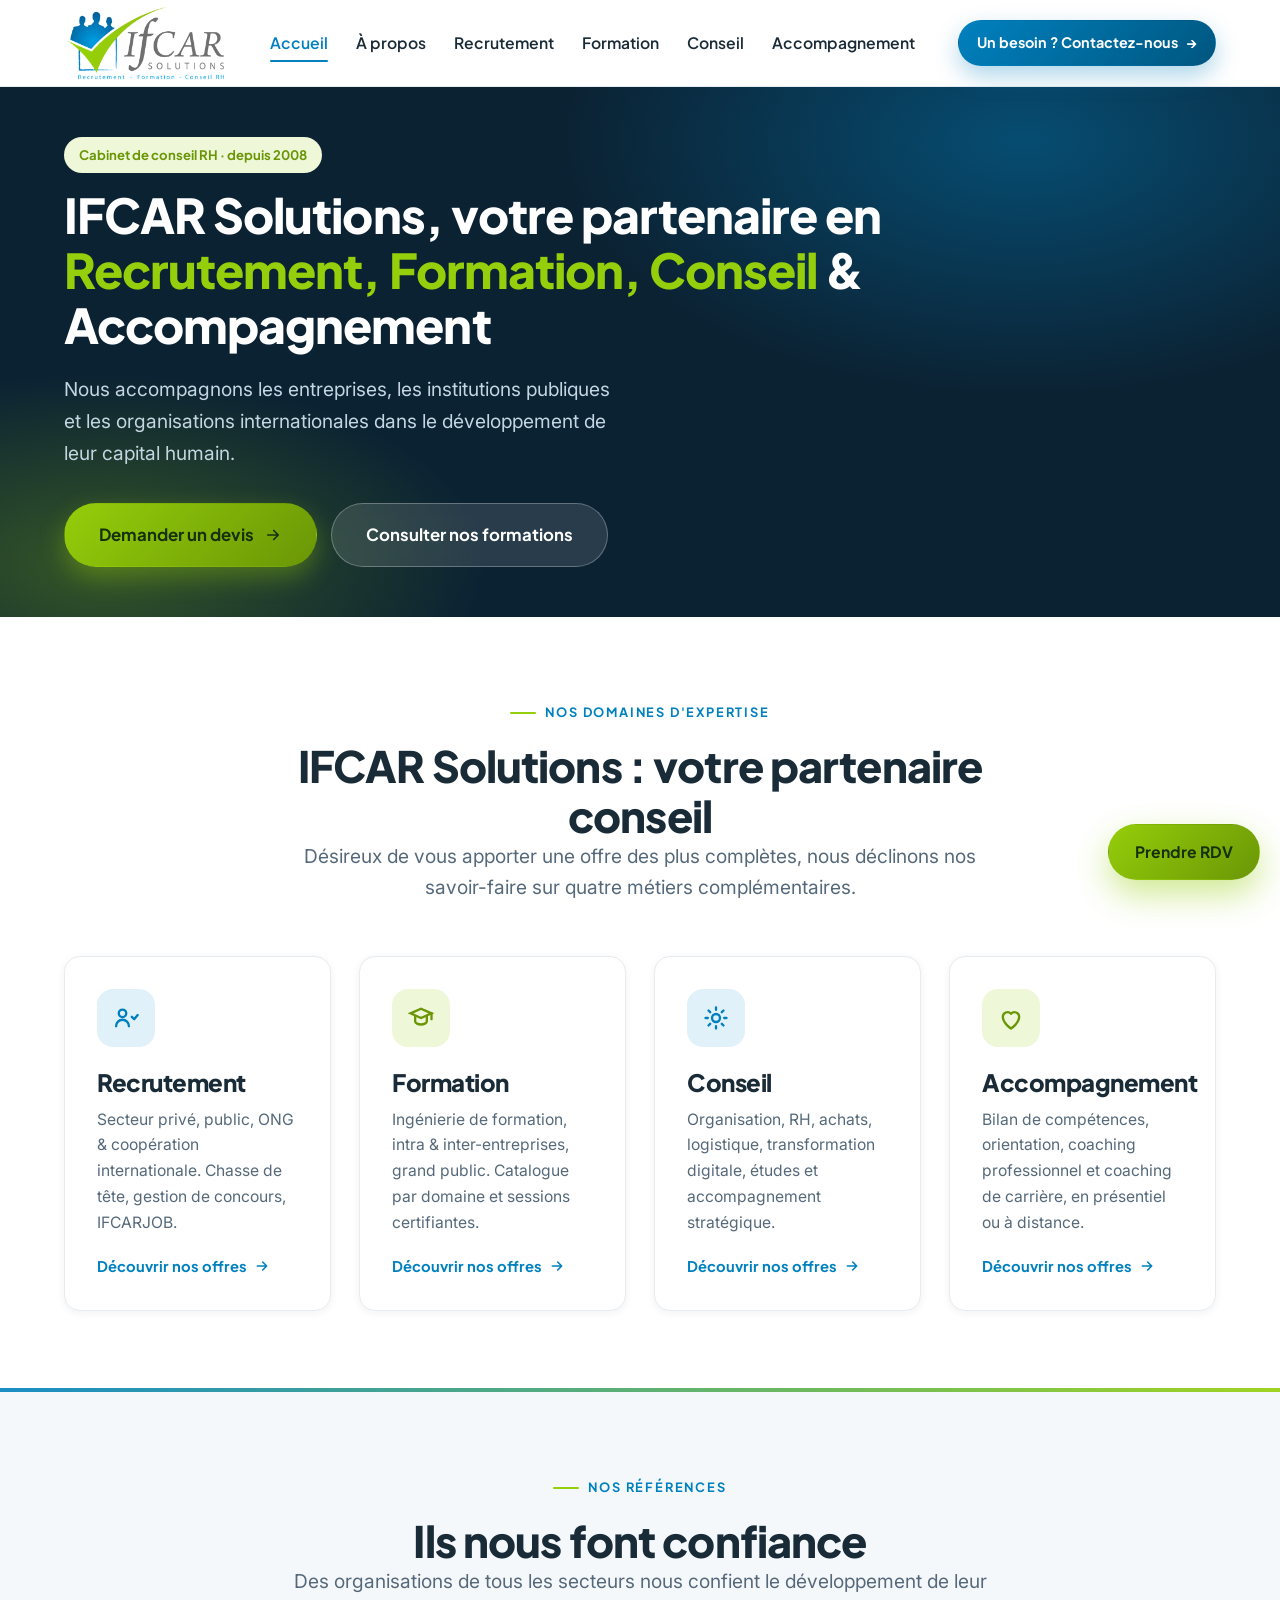
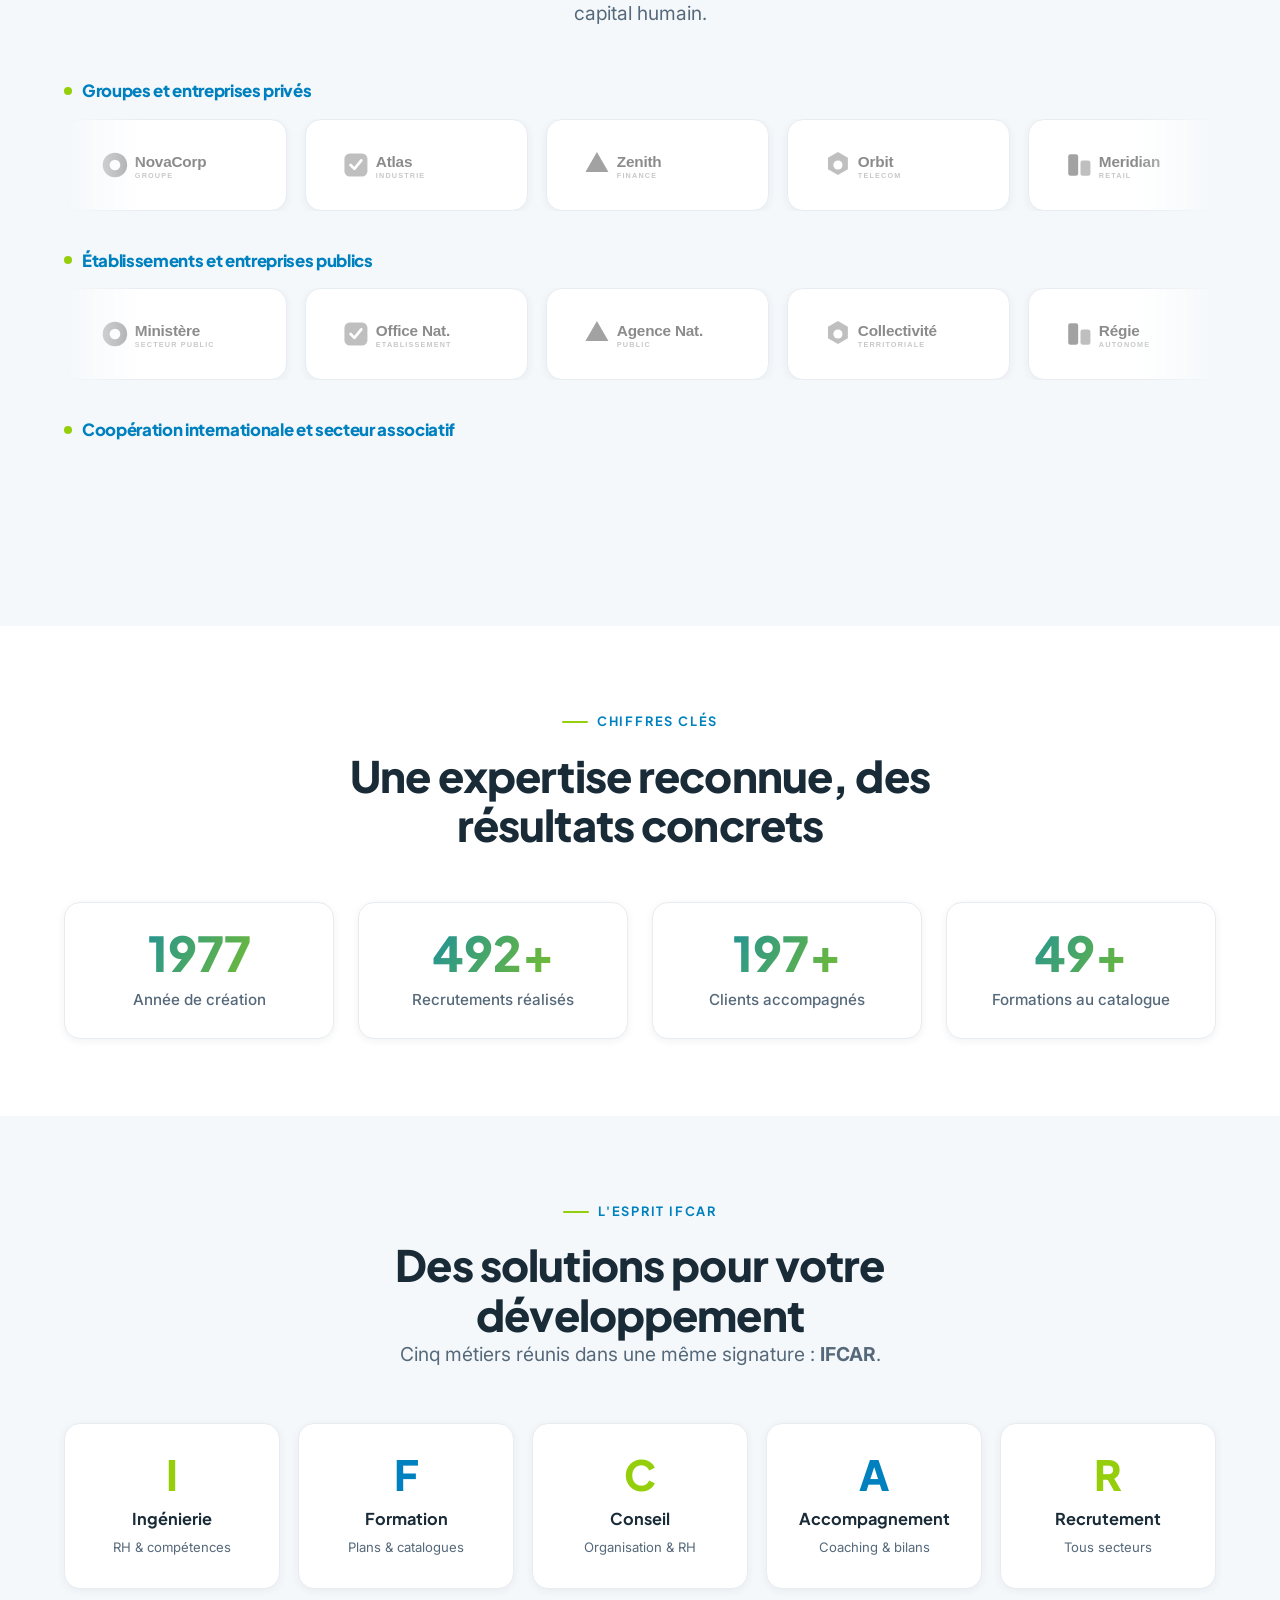
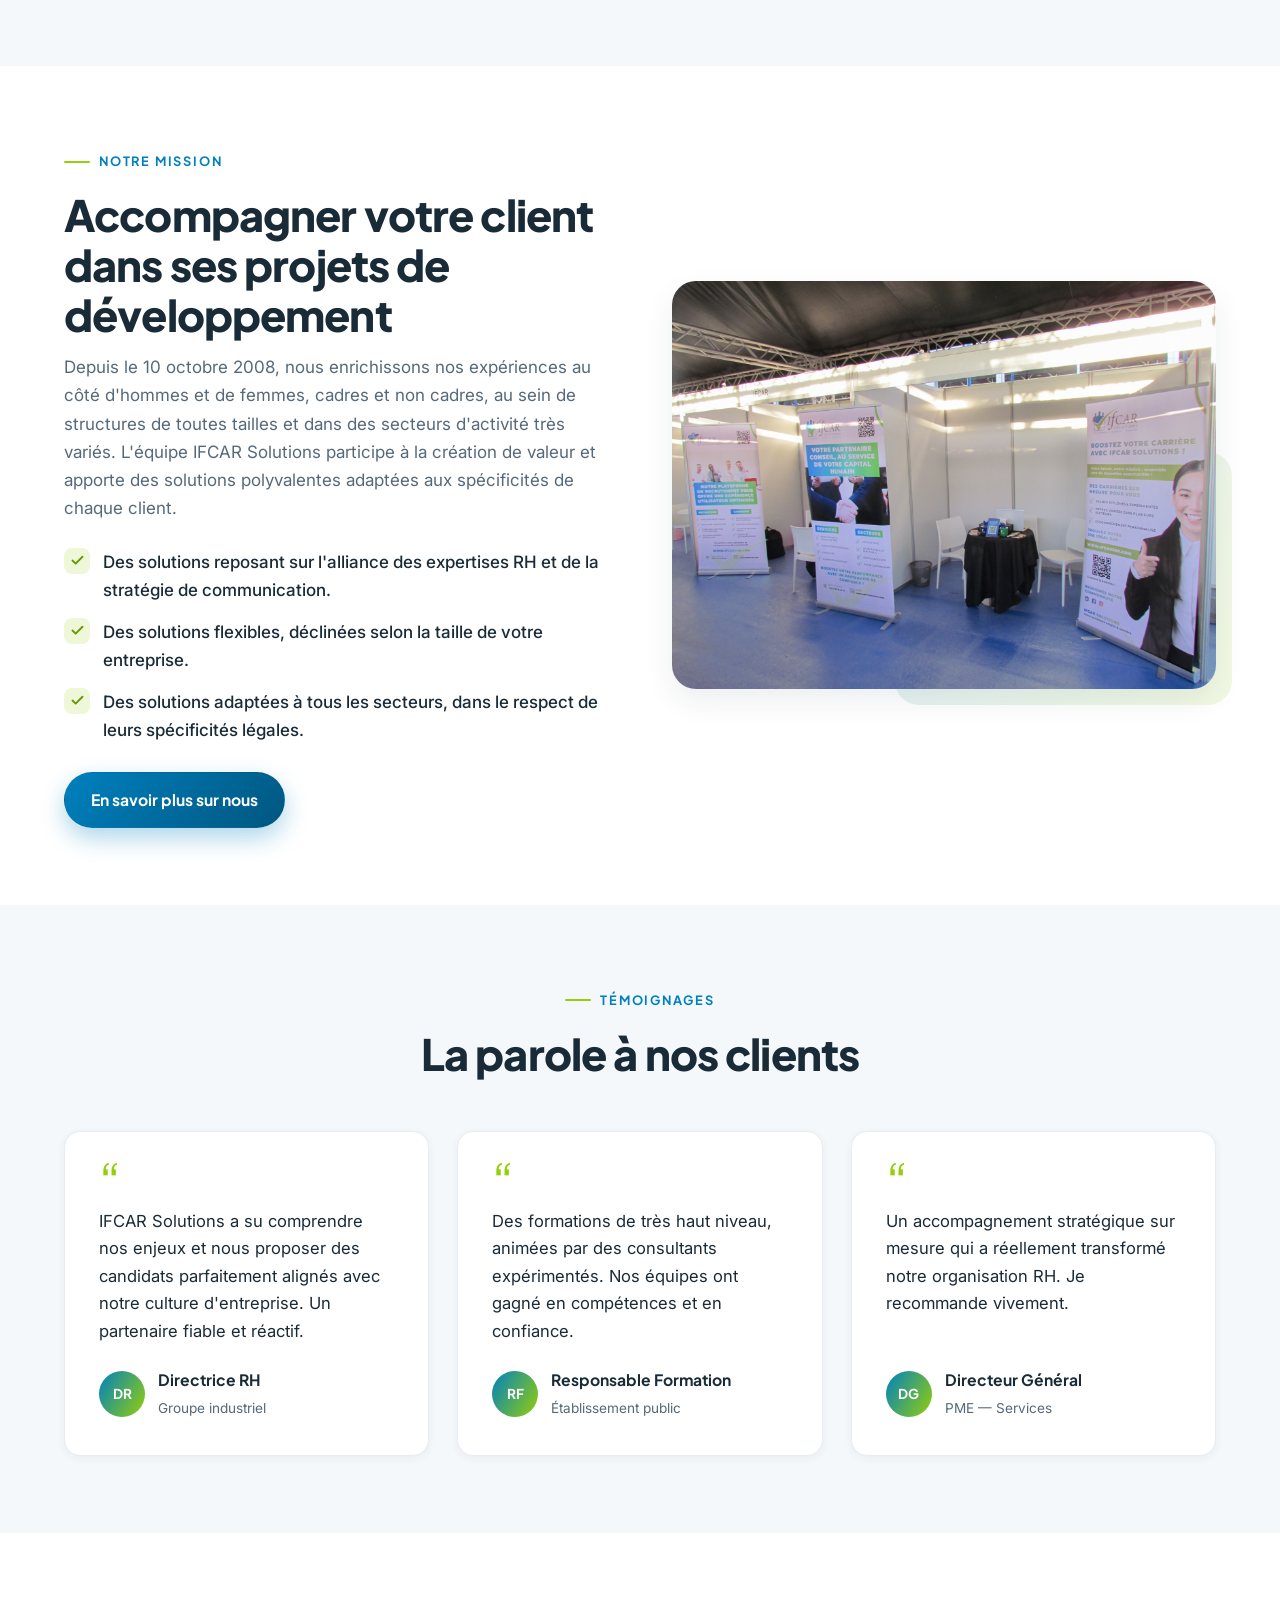
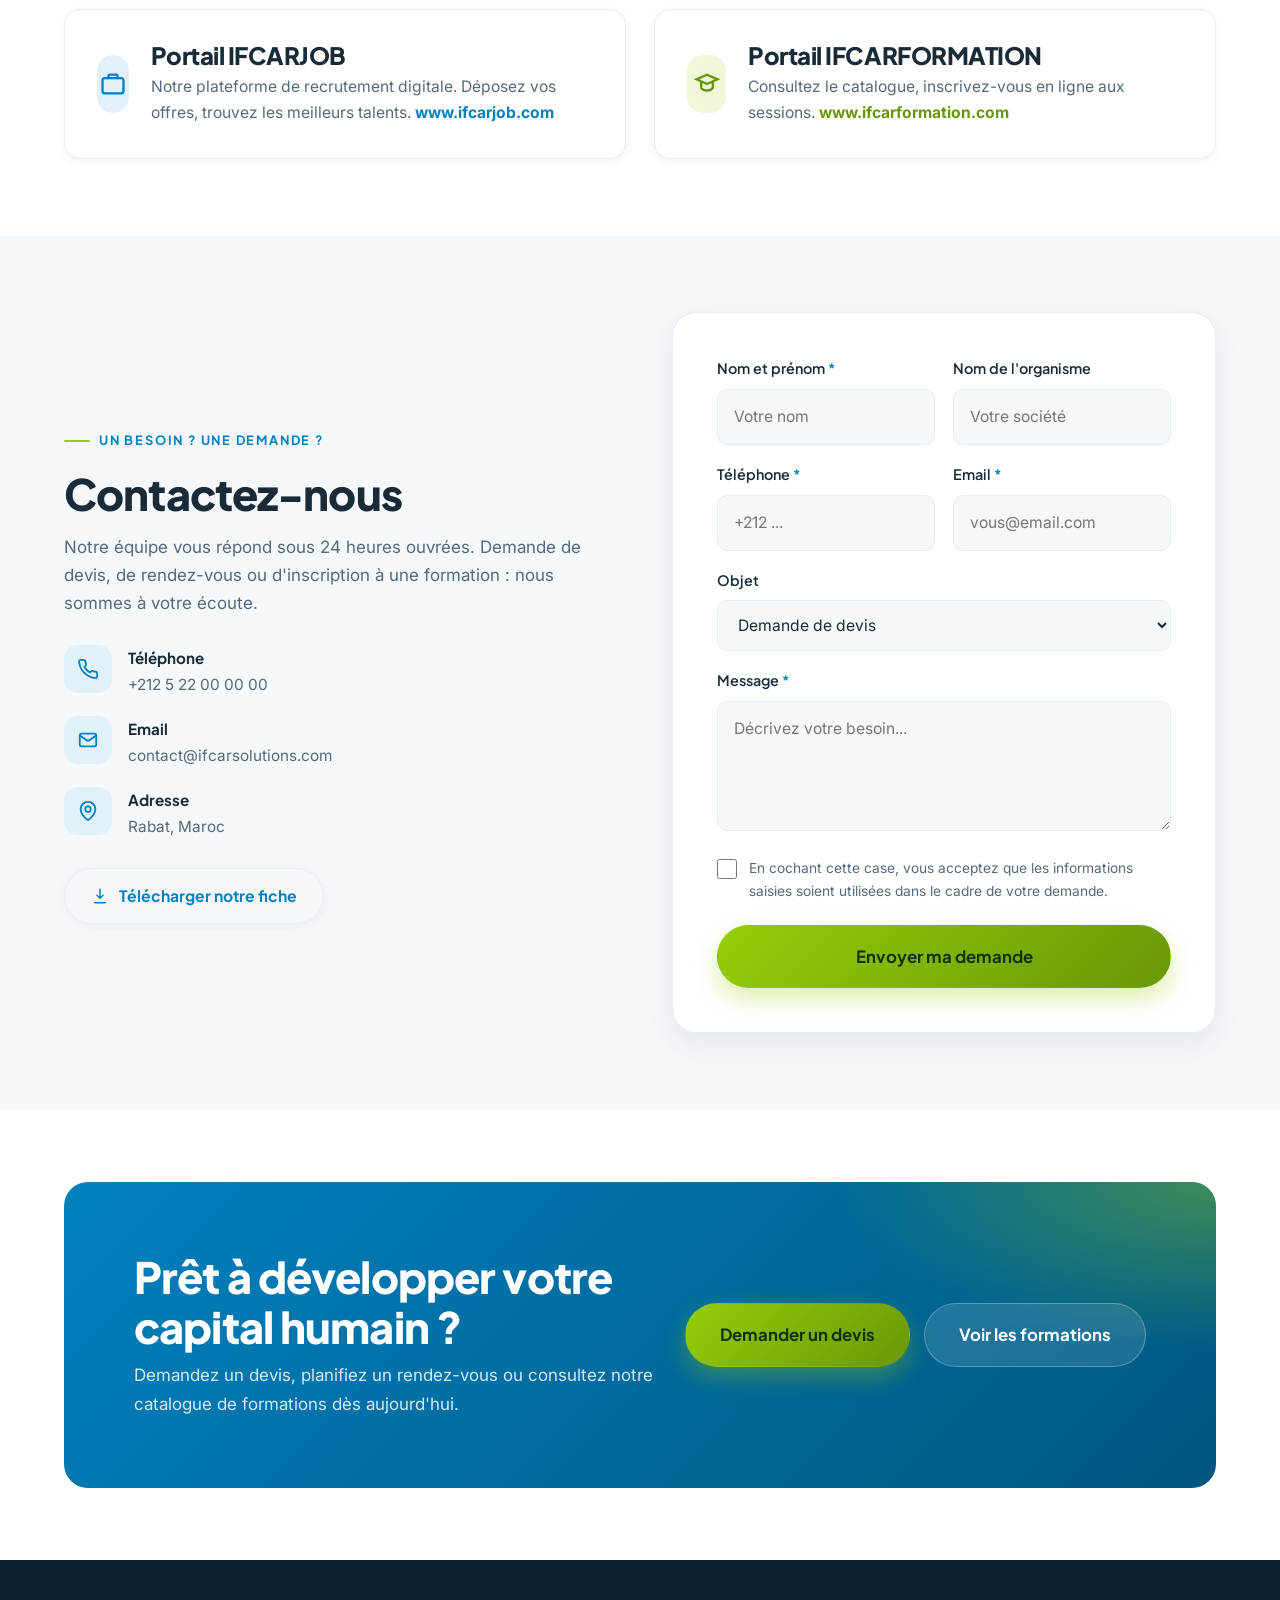
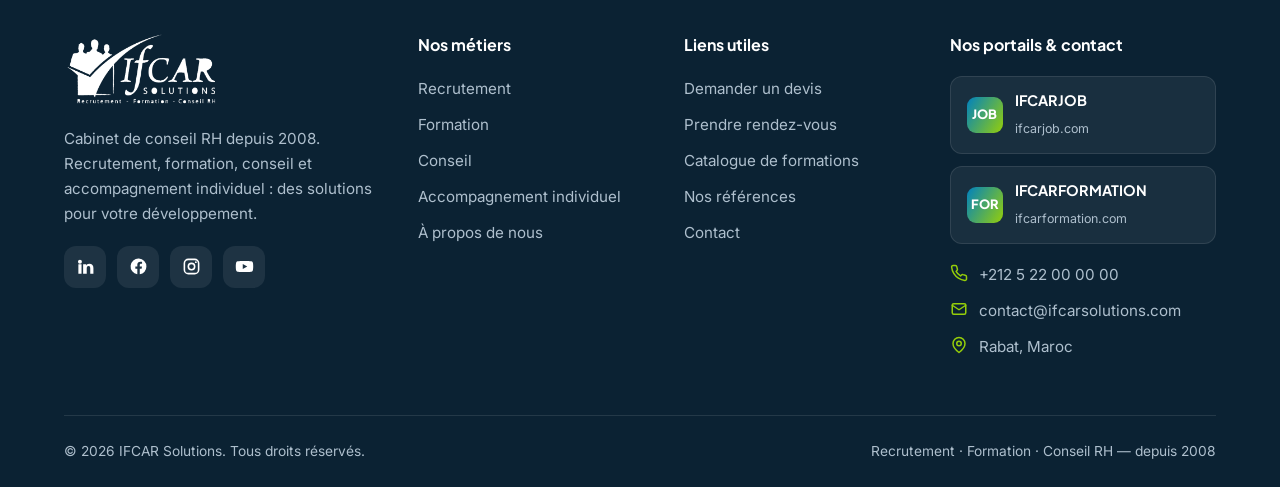
<file: index.html>
<!DOCTYPE html>
<html lang="fr">
<head>
<meta charset="UTF-8" />
<meta name="viewport" content="width=device-width, initial-scale=1.0" />
<title>IFCAR Solutions — Recrutement, Formation, Conseil & Accompagnement RH</title>
<meta name="description" content="IFCAR Solutions, cabinet de conseil RH depuis 2008 : recrutement, formation, conseil et accompagnement individuel. Votre partenaire pour le développement des compétences et des organisations." />
<meta name="keywords" content="cabinet RH, recrutement Maroc, formation professionnelle, conseil RH, accompagnement, bilan de compétences, ingénierie RH, IFCAR Solutions" />
<link rel="canonical" href="https://www.ifcarsolutions.com/" />
<meta property="og:type" content="website" />
<meta property="og:title" content="IFCAR Solutions — Votre partenaire Recrutement, Formation, Conseil & Accompagnement" />
<meta property="og:description" content="Cabinet de conseil RH depuis 2008. Des solutions pour votre développement." />
<meta property="og:image" content="https://www.ifcarsolutions.com/assets/img/stand-ifcar.jpg" />
<meta property="og:url" content="https://www.ifcarsolutions.com/" />
<meta name="theme-color" content="#0081bf" />
<link rel="icon" type="image/png" sizes="32x32" href="assets/img/favicon-32.png" />
<link rel="apple-touch-icon" href="assets/img/favicon.png" />
<link rel="manifest" href="site.webmanifest" />
<link rel="preconnect" href="https://fonts.googleapis.com" />
<link rel="preconnect" href="https://fonts.gstatic.com" crossorigin />
<link href="https://fonts.googleapis.com/css2?family=Inter:wght@400;500;600;700&family=Plus+Jakarta+Sans:wght@600;700;800&display=swap" rel="stylesheet" />
<link rel="stylesheet" href="assets/css/style.css" />
<script type="application/ld+json">
{
  "@context": "https://schema.org",
  "@type": "ProfessionalService",
  "name": "IFCAR Solutions",
  "description": "Cabinet de conseil RH : recrutement, formation, conseil et accompagnement individuel.",
  "url": "https://www.ifcarsolutions.com",
  "foundingDate": "2008-10-10",
  "logo": "https://www.ifcarsolutions.com/assets/img/logo.png",
  "areaServed": "MA",
  "sameAs": ["https://www.ifcarjob.com", "https://www.ifcarformation.com"],
  "knowsAbout": ["Recrutement", "Formation", "Conseil RH", "Accompagnement individuel", "Ingénierie RH"]
}
</script>
</head>
<body>
<a class="skip-link" href="#main">Aller au contenu</a>

<!-- ============ HEADER ============ -->
<header class="site-header">
  <div class="container nav">
    <a target="_blank" rel="noopener" href="index.html" class="brand" aria-label="IFCAR Solutions — accueil"><img src="assets/img/logo.png" alt="IFCAR Solutions — Recrutement, Formation, Conseil RH" /></a>

    <nav class="nav-desktop" aria-label="Navigation principale">
      <ul class="nav-list">
        <li class="nav-item"><a target="_blank" rel="noopener" href="index.html" class="nav-link" data-page="index.html">Accueil</a></li>
        <li class="nav-item"><a target="_blank" rel="noopener" href="a-propos.html" class="nav-link" data-page="a-propos.html">À propos</a></li>
        <li class="nav-item"><a target="_blank" rel="noopener" href="recrutement.html" class="nav-link" data-page="recrutement.html">Recrutement</a></li>
        <li class="nav-item"><a target="_blank" rel="noopener" href="formation.html" class="nav-link" data-page="formation.html">Formation</a></li>
        <li class="nav-item"><a target="_blank" rel="noopener" href="conseil.html" class="nav-link" data-page="conseil.html">Conseil</a></li>
        <li class="nav-item"><a target="_blank" rel="noopener" href="accompagnement.html" class="nav-link" data-page="accompagnement.html">Accompagnement</a></li>
      </ul>
    </nav>

    <div class="nav-actions">
      <a target="_blank" rel="noopener" href="contact.html" class="btn btn--blue btn--sm nav-contact">Un besoin ? Contactez-nous</a>
      <button class="burger" aria-label="Ouvrir le menu" aria-expanded="false" aria-controls="mobileNav"><span></span><span></span><span></span></button>
    </div>
  </div>
</header>

<div class="mobile-nav" id="mobileNav" aria-hidden="true">
  <nav class="mobile-nav__inner" aria-label="Navigation mobile">
    <a target="_blank" rel="noopener" href="index.html" class="m-link" data-page="index.html">Accueil <svg viewBox="0 0 24 24" fill="none" stroke="currentColor" stroke-width="2"><path d="m9 6 6 6-6 6" stroke-linecap="round" stroke-linejoin="round"/></svg></a>
    <a target="_blank" rel="noopener" href="a-propos.html" class="m-link" data-page="a-propos.html">À propos <svg viewBox="0 0 24 24" fill="none" stroke="currentColor" stroke-width="2"><path d="m9 6 6 6-6 6" stroke-linecap="round" stroke-linejoin="round"/></svg></a>
    <a target="_blank" rel="noopener" href="recrutement.html" class="m-link" data-page="recrutement.html">Recrutement <svg viewBox="0 0 24 24" fill="none" stroke="currentColor" stroke-width="2"><path d="m9 6 6 6-6 6" stroke-linecap="round" stroke-linejoin="round"/></svg></a>
    <a target="_blank" rel="noopener" href="formation.html" class="m-link" data-page="formation.html">Formation <svg viewBox="0 0 24 24" fill="none" stroke="currentColor" stroke-width="2"><path d="m9 6 6 6-6 6" stroke-linecap="round" stroke-linejoin="round"/></svg></a>
    <a target="_blank" rel="noopener" href="conseil.html" class="m-link" data-page="conseil.html">Conseil <svg viewBox="0 0 24 24" fill="none" stroke="currentColor" stroke-width="2"><path d="m9 6 6 6-6 6" stroke-linecap="round" stroke-linejoin="round"/></svg></a>
    <a target="_blank" rel="noopener" href="accompagnement.html" class="m-link" data-page="accompagnement.html">Accompagnement <svg viewBox="0 0 24 24" fill="none" stroke="currentColor" stroke-width="2"><path d="m9 6 6 6-6 6" stroke-linecap="round" stroke-linejoin="round"/></svg></a>
    <a target="_blank" rel="noopener" href="contact.html" class="m-link" data-page="contact.html">Contact <svg viewBox="0 0 24 24" fill="none" stroke="currentColor" stroke-width="2"><path d="m9 6 6 6-6 6" stroke-linecap="round" stroke-linejoin="round"/></svg></a>
    <div class="mobile-nav__cta">
      <a target="_blank" rel="noopener" href="contact.html" class="btn btn--outline btn--lg">Demander un devis</a>
      <a target="_blank" rel="noopener" href="contact.html" class="btn btn--primary btn--lg">Prendre rendez-vous</a>
    </div>
    <div class="mobile-nav__foot">
      <div class="socials">
        <a href="#" aria-label="LinkedIn"><svg viewBox="0 0 24 24" fill="currentColor"><path d="M4.98 3.5A2.5 2.5 0 1 1 5 8.5a2.5 2.5 0 0 1-.02-5zM3 9h4v12H3zM9 9h3.8v1.7h.05c.53-1 1.83-2.05 3.77-2.05C20.5 8.65 22 10.8 22 14v7h-4v-6.2c0-1.5-.03-3.4-2.07-3.4-2.07 0-2.39 1.62-2.39 3.3V21H9z"/></svg></a>
        <a href="#" aria-label="Facebook"><svg viewBox="0 0 24 24" fill="currentColor"><path d="M22 12a10 10 0 1 0-11.5 9.9v-7H8v-2.9h2.5V9.8c0-2.5 1.5-3.9 3.8-3.9 1.1 0 2.2.2 2.2.2v2.5h-1.3c-1.2 0-1.6.8-1.6 1.6v1.8h2.8l-.45 2.9h-2.35v7A10 10 0 0 0 22 12z"/></svg></a>
        <a href="#" aria-label="Instagram"><svg viewBox="0 0 24 24" fill="none" stroke="currentColor" stroke-width="2"><rect x="3" y="3" width="18" height="18" rx="5"/><circle cx="12" cy="12" r="4"/><circle cx="17.5" cy="6.5" r="1.2" fill="currentColor" stroke="none"/></svg></a>
        <a href="#" aria-label="YouTube"><svg viewBox="0 0 24 24" fill="currentColor"><path d="M23 12s0-3.3-.4-4.8a2.5 2.5 0 0 0-1.8-1.8C19.3 5 12 5 12 5s-7.3 0-8.8.4a2.5 2.5 0 0 0-1.8 1.8C1 8.7 1 12 1 12s0 3.3.4 4.8a2.5 2.5 0 0 0 1.8 1.8C4.7 19 12 19 12 19s7.3 0 8.8-.4a2.5 2.5 0 0 0 1.8-1.8C23 15.3 23 12 23 12zM9.8 15.3V8.7l5.7 3.3z"/></svg></a>
      </div>
      <div class="m-contact">
        <a href="tel:+212522000000"><svg viewBox="0 0 24 24" fill="none" stroke="currentColor" stroke-width="2"><path d="M22 16.9v3a2 2 0 0 1-2.2 2 19.8 19.8 0 0 1-8.6-3 19.5 19.5 0 0 1-6-6 19.8 19.8 0 0 1-3-8.6A2 2 0 0 1 4.1 2h3a2 2 0 0 1 2 1.7c.1 1 .4 1.9.7 2.8a2 2 0 0 1-.5 2.1L8.1 9.9a16 16 0 0 0 6 6l1.3-1.3a2 2 0 0 1 2.1-.4c.9.3 1.8.6 2.8.7a2 2 0 0 1 1.7 2z" stroke-linecap="round" stroke-linejoin="round"/></svg>+212 5 22 00 00 00</a>
        <a href="mailto:contact@ifcarsolutions.com"><svg viewBox="0 0 24 24" fill="none" stroke="currentColor" stroke-width="2"><rect x="3" y="5" width="18" height="14" rx="2"/><path d="m3 7 9 6 9-6" stroke-linecap="round" stroke-linejoin="round"/></svg>contact@ifcarsolutions.com</a>
      </div>
    </div>
  </nav>
</div>

<main id="main">

<!-- ============ HERO (compact, sans image) ============ -->
<section class="hero hero--compact">
  <div class="container hero__inner">
    <div class="reveal hero__content">
      <span class="pill green">Cabinet de conseil RH · depuis 2008</span>
      <h1 class="mt-s">IFCAR Solutions, votre partenaire en <span class="accent">Recrutement, Formation, Conseil</span> & Accompagnement</h1>
      <p>Nous accompagnons les entreprises, les institutions publiques et les organisations internationales dans le développement de leur capital humain.</p>
      <div class="btn-row">
        <a target="_blank" rel="noopener" href="contact.html" class="btn btn--primary btn--lg">Demander un devis
          <svg viewBox="0 0 24 24" fill="none" stroke="currentColor" stroke-width="2.2"><path d="M5 12h14M13 6l6 6-6 6" stroke-linecap="round" stroke-linejoin="round"/></svg>
        </a>
        <a target="_blank" rel="noopener" href="formation.html" class="btn btn--ghost-light btn--lg">Consulter nos formations</a>
      </div>
    </div>
  </div>
</section>

<!-- ============ DOMAINES (présentation rapide) ============ -->
<section class="section" id="metiers">
  <div class="container">
    <div class="section-head center reveal">
      <span class="eyebrow eyebrow--center">Nos domaines d'expertise</span>
      <h2>IFCAR Solutions : votre partenaire conseil</h2>
      <p class="lead">Désireux de vous apporter une offre des plus complètes, nous déclinons nos savoir-faire sur quatre métiers complémentaires.</p>
    </div>
    <div class="grid g-4">
      <a target="_blank" rel="noopener" href="recrutement.html" class="card svc reveal card--link" data-d="1">
        <div class="ic"><svg viewBox="0 0 24 24" fill="none" stroke="currentColor" stroke-width="2"><circle cx="9" cy="8" r="3.2"/><path d="M3.5 19a5.5 5.5 0 0 1 11 0M17 11l2 2 3-3.5" stroke-linecap="round" stroke-linejoin="round"/></svg></div>
        <h3>Recrutement</h3>
        <p>Secteur privé, public, ONG & coopération internationale. Chasse de tête, gestion de concours, IFCARJOB.</p>
        <span class="more">Découvrir nos offres <svg viewBox="0 0 24 24" fill="none" stroke="currentColor" stroke-width="2.4"><path d="M5 12h14M13 6l6 6-6 6" stroke-linecap="round" stroke-linejoin="round"/></svg></span>
      </a>
      <a target="_blank" rel="noopener" href="formation.html" class="card svc is-green reveal card--link" data-d="2">
        <div class="ic"><svg viewBox="0 0 24 24" fill="none" stroke="currentColor" stroke-width="2"><path d="M3 8l9-4 9 4-9 4-9-4z"/><path d="M7 10.5V15c0 1.5 2.7 2.6 5 2.6s5-1.1 5-2.6v-4.5M21 8v5" stroke-linecap="round" stroke-linejoin="round"/></svg></div>
        <h3>Formation</h3>
        <p>Ingénierie de formation, intra & inter-entreprises, grand public. Catalogue par domaine et sessions certifiantes.</p>
        <span class="more">Découvrir nos offres <svg viewBox="0 0 24 24" fill="none" stroke="currentColor" stroke-width="2.4"><path d="M5 12h14M13 6l6 6-6 6" stroke-linecap="round" stroke-linejoin="round"/></svg></span>
      </a>
      <a target="_blank" rel="noopener" href="conseil.html" class="card svc reveal card--link" data-d="3">
        <div class="ic"><svg viewBox="0 0 24 24" fill="none" stroke="currentColor" stroke-width="2"><path d="M12 3v2M12 19v2M3 12h2M19 12h2M5.6 5.6l1.4 1.4M17 17l1.4 1.4M18.4 5.6 17 7M7 17l-1.4 1.4" stroke-linecap="round"/><circle cx="12" cy="12" r="3.4"/></svg></div>
        <h3>Conseil</h3>
        <p>Organisation, RH, achats, logistique, transformation digitale, études et accompagnement stratégique.</p>
        <span class="more">Découvrir nos offres <svg viewBox="0 0 24 24" fill="none" stroke="currentColor" stroke-width="2.4"><path d="M5 12h14M13 6l6 6-6 6" stroke-linecap="round" stroke-linejoin="round"/></svg></span>
      </a>
      <a target="_blank" rel="noopener" href="accompagnement.html" class="card svc is-green reveal card--link" data-d="4">
        <div class="ic"><svg viewBox="0 0 24 24" fill="none" stroke="currentColor" stroke-width="2"><path d="M12 21s-7-4.5-7-10a4 4 0 0 1 7-2.6A4 4 0 0 1 19 11c0 5.5-7 10-7 10z" stroke-linecap="round" stroke-linejoin="round"/></svg></div>
        <h3>Accompagnement</h3>
        <p>Bilan de compétences, orientation, coaching professionnel et coaching de carrière, en présentiel ou à distance.</p>
        <span class="more">Découvrir nos offres <svg viewBox="0 0 24 24" fill="none" stroke="currentColor" stroke-width="2.4"><path d="M5 12h14M13 6l6 6-6 6" stroke-linecap="round" stroke-linejoin="round"/></svg></span>
      </a>
    </div>
  </div>
</section>

<hr class="divider-img" />

<!-- ============ RÉFÉRENCES ============ -->
<section class="section section--soft" id="references">
  <div class="container">
    <div class="section-head center reveal">
      <span class="eyebrow eyebrow--center">Nos références</span>
      <h2>Ils nous font confiance</h2>
      <p class="lead">Des organisations de tous les secteurs nous confient le développement de leur capital humain.</p>
    </div>

    <div class="ref-group reveal">
      <h4>Groupes et entreprises privés</h4>
      <div class="marquee" data-dir="left" style="--dur:38s">
        <div class="marquee__track">
          <div class="marquee__group">
            <div class="client-logo"><img src="assets/img/clients/prive-1.svg" alt="Client privé" loading="lazy" /></div>
            <div class="client-logo"><img src="assets/img/clients/prive-2.svg" alt="Client privé" loading="lazy" /></div>
            <div class="client-logo"><img src="assets/img/clients/prive-3.svg" alt="Client privé" loading="lazy" /></div>
            <div class="client-logo"><img src="assets/img/clients/prive-4.svg" alt="Client privé" loading="lazy" /></div>
            <div class="client-logo"><img src="assets/img/clients/prive-5.svg" alt="Client privé" loading="lazy" /></div>
            <div class="client-logo"><img src="assets/img/clients/prive-6.svg" alt="Client privé" loading="lazy" /></div>
            <div class="client-logo"><img src="assets/img/clients/prive-7.svg" alt="Client privé" loading="lazy" /></div>
            <div class="client-logo"><img src="assets/img/clients/prive-8.svg" alt="Client privé" loading="lazy" /></div>
          </div>
          <div class="marquee__group" aria-hidden="true">
            <div class="client-logo"><img src="assets/img/clients/prive-1.svg" alt="" /></div>
            <div class="client-logo"><img src="assets/img/clients/prive-2.svg" alt="" /></div>
            <div class="client-logo"><img src="assets/img/clients/prive-3.svg" alt="" /></div>
            <div class="client-logo"><img src="assets/img/clients/prive-4.svg" alt="" /></div>
            <div class="client-logo"><img src="assets/img/clients/prive-5.svg" alt="" /></div>
            <div class="client-logo"><img src="assets/img/clients/prive-6.svg" alt="" /></div>
            <div class="client-logo"><img src="assets/img/clients/prive-7.svg" alt="" /></div>
            <div class="client-logo"><img src="assets/img/clients/prive-8.svg" alt="" /></div>
          </div>
        </div>
      </div>
    </div>
    <div class="ref-group reveal" data-d="2">
      <h4>Établissements et entreprises publics</h4>
      <div class="marquee" data-dir="right" style="--dur:32s">
        <div class="marquee__track">
          <div class="marquee__group">
            <div class="client-logo"><img src="assets/img/clients/public-1.svg" alt="Établissement public" loading="lazy" /></div>
            <div class="client-logo"><img src="assets/img/clients/public-2.svg" alt="Établissement public" loading="lazy" /></div>
            <div class="client-logo"><img src="assets/img/clients/public-3.svg" alt="Établissement public" loading="lazy" /></div>
            <div class="client-logo"><img src="assets/img/clients/public-4.svg" alt="Établissement public" loading="lazy" /></div>
            <div class="client-logo"><img src="assets/img/clients/public-5.svg" alt="Établissement public" loading="lazy" /></div>
            <div class="client-logo"><img src="assets/img/clients/public-6.svg" alt="Établissement public" loading="lazy" /></div>
          </div>
          <div class="marquee__group" aria-hidden="true">
            <div class="client-logo"><img src="assets/img/clients/public-1.svg" alt="" /></div>
            <div class="client-logo"><img src="assets/img/clients/public-2.svg" alt="" /></div>
            <div class="client-logo"><img src="assets/img/clients/public-3.svg" alt="" /></div>
            <div class="client-logo"><img src="assets/img/clients/public-4.svg" alt="" /></div>
            <div class="client-logo"><img src="assets/img/clients/public-5.svg" alt="" /></div>
            <div class="client-logo"><img src="assets/img/clients/public-6.svg" alt="" /></div>
          </div>
        </div>
      </div>
    </div>
    <div class="ref-group reveal" data-d="3">
      <h4>Coopération internationale et secteur associatif</h4>
      <div class="marquee" data-dir="left" style="--dur:34s">
        <div class="marquee__track">
          <div class="marquee__group">
            <div class="client-logo"><img src="assets/img/clients/intl-1.svg" alt="Coopération internationale" loading="lazy" /></div>
            <div class="client-logo"><img src="assets/img/clients/intl-2.svg" alt="Coopération internationale" loading="lazy" /></div>
            <div class="client-logo"><img src="assets/img/clients/intl-3.svg" alt="Coopération internationale" loading="lazy" /></div>
            <div class="client-logo"><img src="assets/img/clients/intl-4.svg" alt="Coopération internationale" loading="lazy" /></div>
            <div class="client-logo"><img src="assets/img/clients/intl-5.svg" alt="Coopération internationale" loading="lazy" /></div>
            <div class="client-logo"><img src="assets/img/clients/intl-6.svg" alt="Coopération internationale" loading="lazy" /></div>
          </div>
          <div class="marquee__group" aria-hidden="true">
            <div class="client-logo"><img src="assets/img/clients/intl-1.svg" alt="" /></div>
            <div class="client-logo"><img src="assets/img/clients/intl-2.svg" alt="" /></div>
            <div class="client-logo"><img src="assets/img/clients/intl-3.svg" alt="" /></div>
            <div class="client-logo"><img src="assets/img/clients/intl-4.svg" alt="" /></div>
            <div class="client-logo"><img src="assets/img/clients/intl-5.svg" alt="" /></div>
            <div class="client-logo"><img src="assets/img/clients/intl-6.svg" alt="" /></div>
          </div>
        </div>
      </div>
    </div>
  </div>
</section>


<!-- ============ CHIFFRES CLÉS ============ -->
<section class="section">
  <div class="container">
    <div class="section-head center reveal">
      <span class="eyebrow eyebrow--center">Chiffres clés</span>
      <h2>Une expertise reconnue, des résultats concrets</h2>
    </div>
    <div class="stats">
      <div class="stat reveal" data-d="1"><div class="num"><span data-count="2008" data-suffix="">2008</span></div><div class="lbl">Année de création</div></div>
      <div class="stat reveal" data-d="2"><div class="num"><span data-count="500" data-suffix="+">0</span></div><div class="lbl">Recrutements réalisés</div></div>
      <div class="stat reveal" data-d="3"><div class="num"><span data-count="200" data-suffix="+">0</span></div><div class="lbl">Clients accompagnés</div></div>
      <div class="stat reveal" data-d="4"><div class="num"><span data-count="50" data-suffix="+">0</span></div><div class="lbl">Formations au catalogue</div></div>
    </div>
  </div>
</section>

<!-- ============ NOS MÉTIERS (IFCAR) ============ -->
<section class="section section--soft">
  <div class="container">
    <div class="section-head center reveal">
      <span class="eyebrow eyebrow--center">L'esprit IFCAR</span>
      <h2>Des solutions pour votre développement</h2>
      <p class="lead">Cinq métiers réunis dans une même signature : <strong>IFCAR</strong>.</p>
    </div>
    <div class="ifcar-row">
      <div class="ifcar-cell reveal" data-d="1"><div class="letter">I</div><div class="word">Ingénierie</div><small>RH & compétences</small></div>
      <div class="ifcar-cell alt reveal" data-d="2"><div class="letter">F</div><div class="word">Formation</div><small>Plans & catalogues</small></div>
      <div class="ifcar-cell reveal" data-d="3"><div class="letter">C</div><div class="word">Conseil</div><small>Organisation & RH</small></div>
      <div class="ifcar-cell alt reveal" data-d="4"><div class="letter">A</div><div class="word">Accompagnement</div><small>Coaching & bilans</small></div>
      <div class="ifcar-cell reveal" data-d="4"><div class="letter">R</div><div class="word">Recrutement</div><small>Tous secteurs</small></div>
    </div>
  </div>
</section>

<!-- ============ MISSION SPLIT ============ -->
<section class="section">
  <div class="container">
    <div class="split reverse">
      <div class="split__media media-frame reveal">
        <img src="assets/img/stand-ifcar.jpg" alt="Stand IFCAR Solutions au Forum de l'emploi" />
      </div>
      <div class="reveal" data-d="2">
        <span class="eyebrow">Notre mission</span>
        <h2>Accompagner votre client dans ses projets de développement</h2>
        <p class="muted mt-s">Depuis le 10 octobre 2008, nous enrichissons nos expériences au côté d'hommes et de femmes, cadres et non cadres, au sein de structures de toutes tailles et dans des secteurs d'activité très variés. L'équipe IFCAR Solutions participe à la création de valeur et apporte des solutions polyvalentes adaptées aux spécificités de chaque client.</p>
        <ul class="check-list">
          <li><span class="tick"><svg viewBox="0 0 24 24" fill="none" stroke="currentColor" stroke-width="3"><path d="M20 6 9 17l-5-5" stroke-linecap="round" stroke-linejoin="round"/></svg></span><span>Des solutions reposant sur l'alliance des expertises RH et de la stratégie de communication.</span></li>
          <li><span class="tick"><svg viewBox="0 0 24 24" fill="none" stroke="currentColor" stroke-width="3"><path d="M20 6 9 17l-5-5" stroke-linecap="round" stroke-linejoin="round"/></svg></span><span>Des solutions flexibles, déclinées selon la taille de votre entreprise.</span></li>
          <li><span class="tick"><svg viewBox="0 0 24 24" fill="none" stroke="currentColor" stroke-width="3"><path d="M20 6 9 17l-5-5" stroke-linecap="round" stroke-linejoin="round"/></svg></span><span>Des solutions adaptées à tous les secteurs, dans le respect de leurs spécificités légales.</span></li>
        </ul>
        <a target="_blank" rel="noopener" href="a-propos.html" class="btn btn--blue mt">En savoir plus sur nous</a>
      </div>
    </div>
  </div>
</section>


<!-- ============ TÉMOIGNAGES ============ -->
<section class="section section--soft">
  <div class="container">
    <div class="section-head center reveal">
      <span class="eyebrow eyebrow--center">Témoignages</span>
      <h2>La parole à nos clients</h2>
    </div>
    <div class="grid g-3">
      <figure class="quote-card reveal" data-d="1">
        <div class="qmark">&ldquo;</div>
        <p>IFCAR Solutions a su comprendre nos enjeux et nous proposer des candidats parfaitement alignés avec notre culture d'entreprise. Un partenaire fiable et réactif.</p>
        <figcaption class="who"><span class="av">DR</span><div><strong>Directrice RH</strong><span>Groupe industriel</span></div></figcaption>
      </figure>
      <figure class="quote-card reveal" data-d="2">
        <div class="qmark">&ldquo;</div>
        <p>Des formations de très haut niveau, animées par des consultants expérimentés. Nos équipes ont gagné en compétences et en confiance.</p>
        <figcaption class="who"><span class="av">RF</span><div><strong>Responsable Formation</strong><span>Établissement public</span></div></figcaption>
      </figure>
      <figure class="quote-card reveal" data-d="3">
        <div class="qmark">&ldquo;</div>
        <p>Un accompagnement stratégique sur mesure qui a réellement transformé notre organisation RH. Je recommande vivement.</p>
        <figcaption class="who"><span class="av">DG</span><div><strong>Directeur Général</strong><span>PME — Services</span></div></figcaption>
      </figure>
    </div>
  </div>
</section>

<!-- ============ PORTAILS ============ -->
<section class="section">
  <div class="container">
    <div class="grid g-2">
      <a href="https://www.ifcarjob.com" target="_blank" rel="noopener" class="card svc reveal" style="display:flex;align-items:center;gap:22px;flex-direction:row;">
        <div class="ic" style="margin:0"><svg viewBox="0 0 24 24" fill="none" stroke="currentColor" stroke-width="2"><rect x="3" y="7" width="18" height="13" rx="2"/><path d="M8 7V5.5A1.5 1.5 0 0 1 9.5 4h5A1.5 1.5 0 0 1 16 5.5V7" stroke-linecap="round"/></svg></div>
        <div><h3 style="margin-bottom:4px">Portail IFCARJOB</h3><p>Notre plateforme de recrutement digitale. Déposez vos offres, trouvez les meilleurs talents. <strong style="color:var(--blue)">www.ifcarjob.com</strong></p></div>
      </a>
      <a href="https://www.ifcarformation.com" target="_blank" rel="noopener" class="card svc is-green reveal" data-d="2" style="display:flex;align-items:center;gap:22px;flex-direction:row;">
        <div class="ic" style="margin:0"><svg viewBox="0 0 24 24" fill="none" stroke="currentColor" stroke-width="2"><path d="M3 8l9-4 9 4-9 4-9-4z"/><path d="M7 10.5V15c0 1.5 2.7 2.6 5 2.6s5-1.1 5-2.6v-4.5" stroke-linecap="round" stroke-linejoin="round"/></svg></div>
        <div><h3 style="margin-bottom:4px">Portail IFCARFORMATION</h3><p>Consultez le catalogue, inscrivez-vous en ligne aux sessions. <strong style="color:var(--green-700)">www.ifcarformation.com</strong></p></div>
      </a>
    </div>
  </div>
</section>

<!-- ============ CONTACT RAPIDE ============ -->
<section class="section section--soft" id="contact-rapide">
  <div class="container">
    <div class="split">
      <div class="reveal">
        <span class="eyebrow">Un besoin ? une demande ?</span>
        <h2>Contactez-nous</h2>
        <p class="muted mt-s">Notre équipe vous répond sous 24 heures ouvrées. Demande de devis, de rendez-vous ou d'inscription à une formation : nous sommes à votre écoute.</p>
        <div class="info-list mt">
          <div class="info-item"><div class="ic"><svg viewBox="0 0 24 24" fill="none" stroke="currentColor" stroke-width="2"><path d="M22 16.9v3a2 2 0 0 1-2.2 2 19.8 19.8 0 0 1-8.6-3 19.5 19.5 0 0 1-6-6 19.8 19.8 0 0 1-3-8.6A2 2 0 0 1 4.1 2h3a2 2 0 0 1 2 1.7c.1 1 .4 1.9.7 2.8a2 2 0 0 1-.5 2.1L8.1 9.9a16 16 0 0 0 6 6l1.3-1.3a2 2 0 0 1 2.1-.4c.9.3 1.8.6 2.8.7a2 2 0 0 1 1.7 2z" stroke-linecap="round" stroke-linejoin="round"/></svg></div><div><strong>Téléphone</strong><a href="tel:+212522000000">+212 5 22 00 00 00</a></div></div>
          <div class="info-item"><div class="ic"><svg viewBox="0 0 24 24" fill="none" stroke="currentColor" stroke-width="2"><rect x="3" y="5" width="18" height="14" rx="2"/><path d="m3 7 9 6 9-6" stroke-linecap="round" stroke-linejoin="round"/></svg></div><div><strong>Email</strong><a href="mailto:contact@ifcarsolutions.com">contact@ifcarsolutions.com</a></div></div>
          <div class="info-item"><div class="ic"><svg viewBox="0 0 24 24" fill="none" stroke="currentColor" stroke-width="2"><path d="M20 10c0 6-8 12-8 12s-8-6-8-12a8 8 0 0 1 16 0z" stroke-linecap="round" stroke-linejoin="round"/><circle cx="12" cy="10" r="3"/></svg></div><div><strong>Adresse</strong><span>Rabat, Maroc</span></div></div>
        </div>
        <a href="#" class="btn btn--outline mt"><svg viewBox="0 0 24 24" fill="none" stroke="currentColor" stroke-width="2"><path d="M12 3v12m0 0 4-4m-4 4-4-4M5 21h14" stroke-linecap="round" stroke-linejoin="round"/></svg>Télécharger notre fiche</a>
      </div>
      <div class="reveal" data-d="2">
        <form class="form-card" data-demo>
          <div class="form-msg" role="status"></div>
          <div class="field-row">
            <div class="field"><label>Nom et prénom <span class="req">*</span></label><input type="text" name="nom" required placeholder="Votre nom" /></div>
            <div class="field"><label>Nom de l'organisme</label><input type="text" name="organisme" placeholder="Votre société" /></div>
          </div>
          <div class="field-row">
            <div class="field"><label>Téléphone <span class="req">*</span></label><input type="tel" name="tel" required placeholder="+212 ..." /></div>
            <div class="field"><label>Email <span class="req">*</span></label><input type="email" name="email" required placeholder="vous@email.com" /></div>
          </div>
          <div class="field"><label>Objet</label>
            <select name="objet">
              <option>Demande de devis</option>
              <option>Demande de rendez-vous</option>
              <option>Inscription à une formation</option>
              <option>Recrutement</option>
              <option>Conseil</option>
              <option>Autre</option>
            </select>
          </div>
          <div class="field"><label>Message <span class="req">*</span></label><textarea name="message" required placeholder="Décrivez votre besoin..."></textarea></div>
          <label class="consent"><input type="checkbox" required /><span>En cochant cette case, vous acceptez que les informations saisies soient utilisées dans le cadre de votre demande.</span></label>
          <button type="submit" class="btn btn--primary btn--lg" style="width:100%">Envoyer ma demande</button>
        </form>
      </div>
    </div>
  </div>
</section>

<!-- ============ CTA BAND ============ -->
<section class="section--tight">
  <div class="container">
    <div class="cta-band reveal">
      <div class="cta-band__inner">
        <div>
          <h2>Prêt à développer votre capital humain ?</h2>
          <p>Demandez un devis, planifiez un rendez-vous ou consultez notre catalogue de formations dès aujourd'hui.</p>
        </div>
        <div class="btn-row">
          <a target="_blank" rel="noopener" href="contact.html" class="btn btn--primary btn--lg">Demander un devis</a>
          <a target="_blank" rel="noopener" href="formation.html" class="btn btn--ghost-light btn--lg">Voir les formations</a>
        </div>
      </div>
    </div>
  </div>
</section>

</main>

<!-- ============ FOOTER ============ -->
<footer class="footer">
  <div class="container">
    <div class="footer__grid">
      <div class="footer__brand">
        <img src="assets/img/logo.png" alt="IFCAR Solutions" />
        <p>Cabinet de conseil RH depuis 2008. Recrutement, formation, conseil et accompagnement individuel : des solutions pour votre développement.</p>
        <div class="socials">
          <a href="#" aria-label="LinkedIn"><svg viewBox="0 0 24 24" fill="currentColor"><path d="M4.98 3.5A2.5 2.5 0 1 1 5 8.5a2.5 2.5 0 0 1-.02-5zM3 9h4v12H3zM9 9h3.8v1.7h.05c.53-1 1.83-2.05 3.77-2.05C20.5 8.65 22 10.8 22 14v7h-4v-6.2c0-1.5-.03-3.4-2.07-3.4-2.07 0-2.39 1.62-2.39 3.3V21H9z"/></svg></a>
          <a href="#" aria-label="Facebook"><svg viewBox="0 0 24 24" fill="currentColor"><path d="M22 12a10 10 0 1 0-11.5 9.9v-7H8v-2.9h2.5V9.8c0-2.5 1.5-3.9 3.8-3.9 1.1 0 2.2.2 2.2.2v2.5h-1.3c-1.2 0-1.6.8-1.6 1.6v1.8h2.8l-.45 2.9h-2.35v7A10 10 0 0 0 22 12z"/></svg></a>
          <a href="#" aria-label="Instagram"><svg viewBox="0 0 24 24" fill="none" stroke="currentColor" stroke-width="2"><rect x="3" y="3" width="18" height="18" rx="5"/><circle cx="12" cy="12" r="4"/><circle cx="17.5" cy="6.5" r="1.2" fill="currentColor" stroke="none"/></svg></a>
          <a href="#" aria-label="YouTube"><svg viewBox="0 0 24 24" fill="currentColor"><path d="M23 12s0-3.3-.4-4.8a2.5 2.5 0 0 0-1.8-1.8C19.3 5 12 5 12 5s-7.3 0-8.8.4a2.5 2.5 0 0 0-1.8 1.8C1 8.7 1 12 1 12s0 3.3.4 4.8a2.5 2.5 0 0 0 1.8 1.8C4.7 19 12 19 12 19s7.3 0 8.8-.4a2.5 2.5 0 0 0 1.8-1.8C23 15.3 23 12 23 12zM9.8 15.3V8.7l5.7 3.3z"/></svg></a>
        </div>
      </div>
      <div>
        <h5>Nos métiers</h5>
        <ul>
          <li><a target="_blank" rel="noopener" href="recrutement.html">Recrutement</a></li>
          <li><a target="_blank" rel="noopener" href="formation.html">Formation</a></li>
          <li><a target="_blank" rel="noopener" href="conseil.html">Conseil</a></li>
          <li><a target="_blank" rel="noopener" href="accompagnement.html">Accompagnement individuel</a></li>
          <li><a target="_blank" rel="noopener" href="a-propos.html">À propos de nous</a></li>
        </ul>
      </div>
      <div>
        <h5>Liens utiles</h5>
        <ul>
          <li><a target="_blank" rel="noopener" href="contact.html">Demander un devis</a></li>
          <li><a target="_blank" rel="noopener" href="contact.html">Prendre rendez-vous</a></li>
          <li><a target="_blank" rel="noopener" href="formation.html">Catalogue de formations</a></li>
          <li><a target="_blank" rel="noopener" href="index.html#references">Nos références</a></li>
          <li><a target="_blank" rel="noopener" href="contact.html">Contact</a></li>
        </ul>
      </div>
      <div>
        <h5>Nos portails &amp; contact</h5>
        <div class="portal-links">
          <a href="https://www.ifcarjob.com" target="_blank" rel="noopener" class="portal-link"><span class="pic">JOB</span><div><strong>IFCARJOB</strong><small>ifcarjob.com</small></div></a>
          <a href="https://www.ifcarformation.com" target="_blank" rel="noopener" class="portal-link"><span class="pic">FOR</span><div><strong>IFCARFORMATION</strong><small>ifcarformation.com</small></div></a>
        </div>
        <ul class="foot-contact" style="margin-top:18px">
          <li><svg viewBox="0 0 24 24" fill="none" stroke="currentColor" stroke-width="2"><path d="M22 16.9v3a2 2 0 0 1-2.2 2 19.8 19.8 0 0 1-8.6-3 19.5 19.5 0 0 1-6-6 19.8 19.8 0 0 1-3-8.6A2 2 0 0 1 4.1 2h3a2 2 0 0 1 2 1.7c.1 1 .4 1.9.7 2.8a2 2 0 0 1-.5 2.1L8.1 9.9a16 16 0 0 0 6 6l1.3-1.3a2 2 0 0 1 2.1-.4c.9.3 1.8.6 2.8.7a2 2 0 0 1 1.7 2z" stroke-linecap="round" stroke-linejoin="round"/></svg><a href="tel:+212522000000">+212 5 22 00 00 00</a></li>
          <li><svg viewBox="0 0 24 24" fill="none" stroke="currentColor" stroke-width="2"><rect x="3" y="5" width="18" height="14" rx="2"/><path d="m3 7 9 6 9-6" stroke-linecap="round" stroke-linejoin="round"/></svg><a href="mailto:contact@ifcarsolutions.com">contact@ifcarsolutions.com</a></li>
          <li><svg viewBox="0 0 24 24" fill="none" stroke="currentColor" stroke-width="2"><path d="M20 10c0 6-8 12-8 12s-8-6-8-12a8 8 0 0 1 16 0z" stroke-linecap="round" stroke-linejoin="round"/><circle cx="12" cy="10" r="3"/></svg><span>Rabat, Maroc</span></li>
        </ul>
      </div>
    </div>
    <div class="footer__bottom">
      <span>© <span id="year">2026</span> IFCAR Solutions. Tous droits réservés.</span>
      <span>Recrutement · Formation · Conseil RH — depuis 2008</span>
    </div>
  </div>
</footer>

<a target="_blank" rel="noopener" href="contact.html" class="btn btn--primary float-cta">Prendre RDV</a>

<script src="assets/js/main.js"></script>
</body>
</html>
</file>
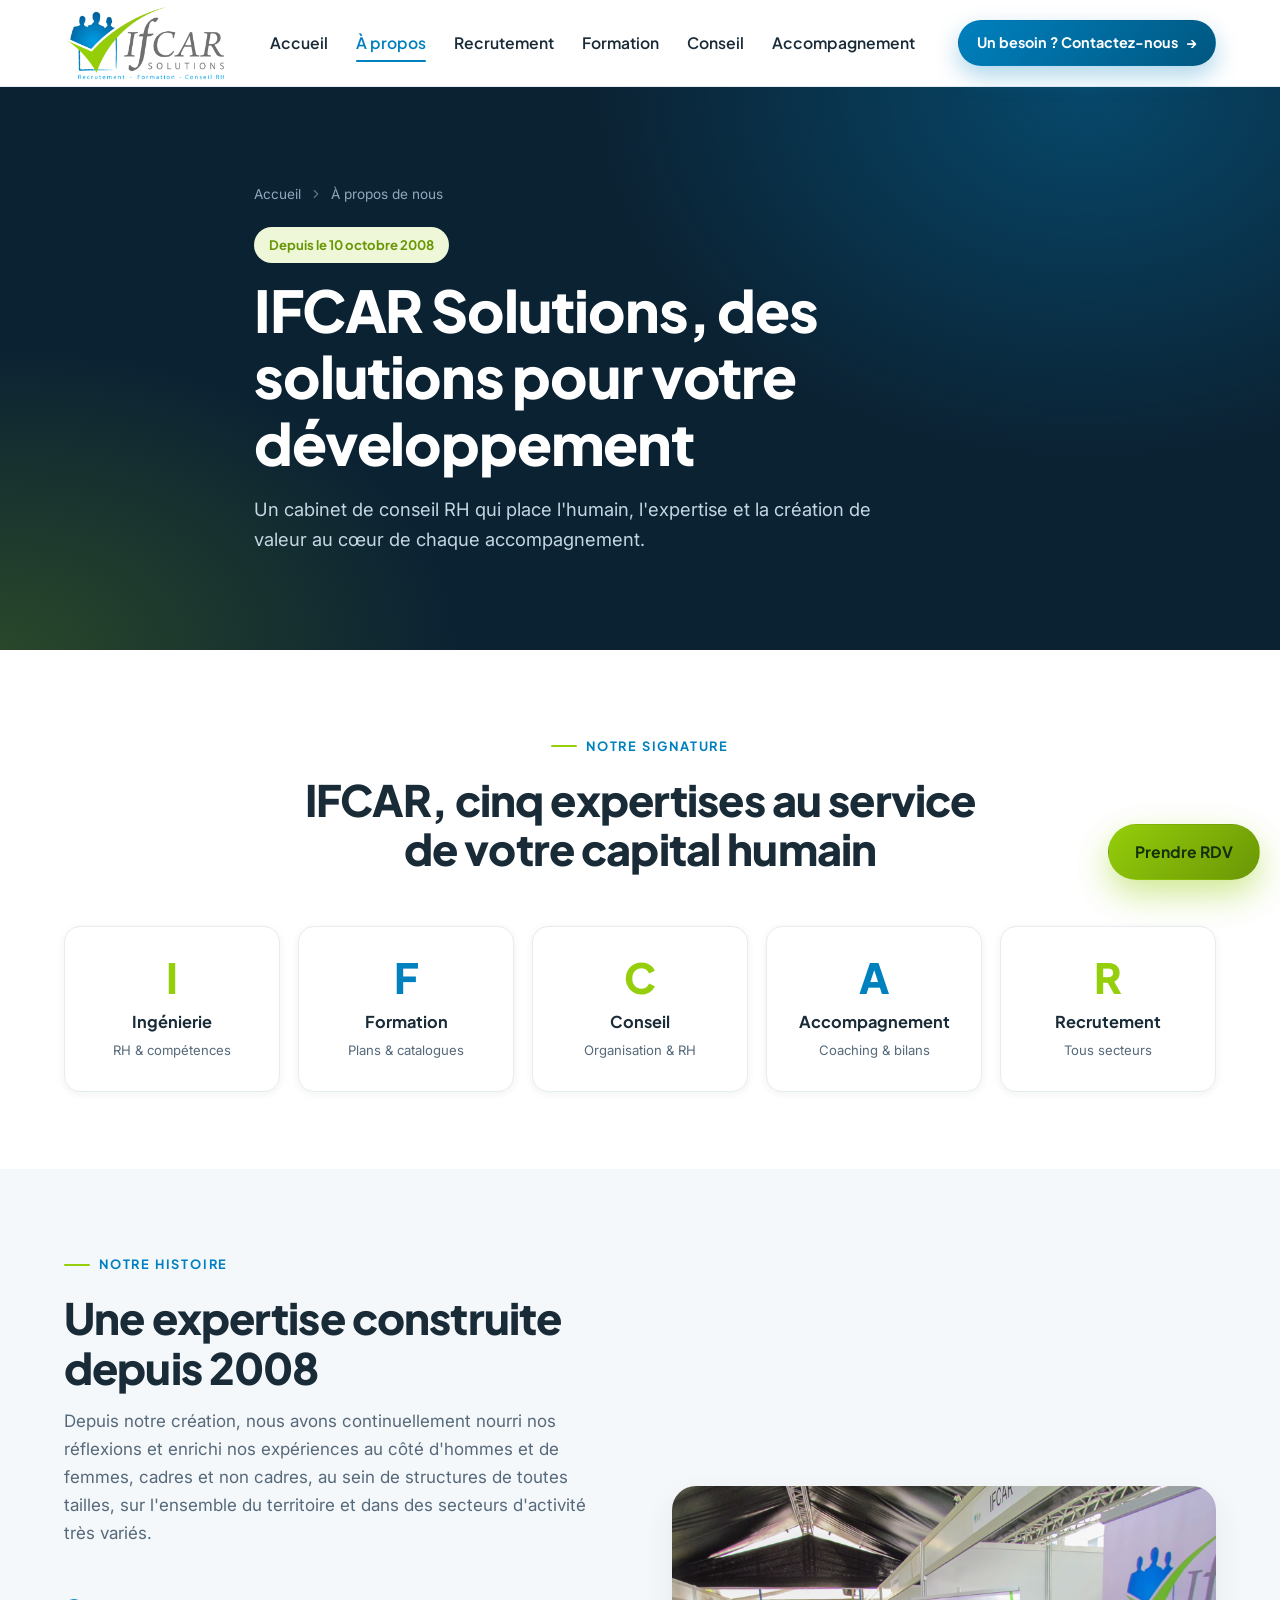
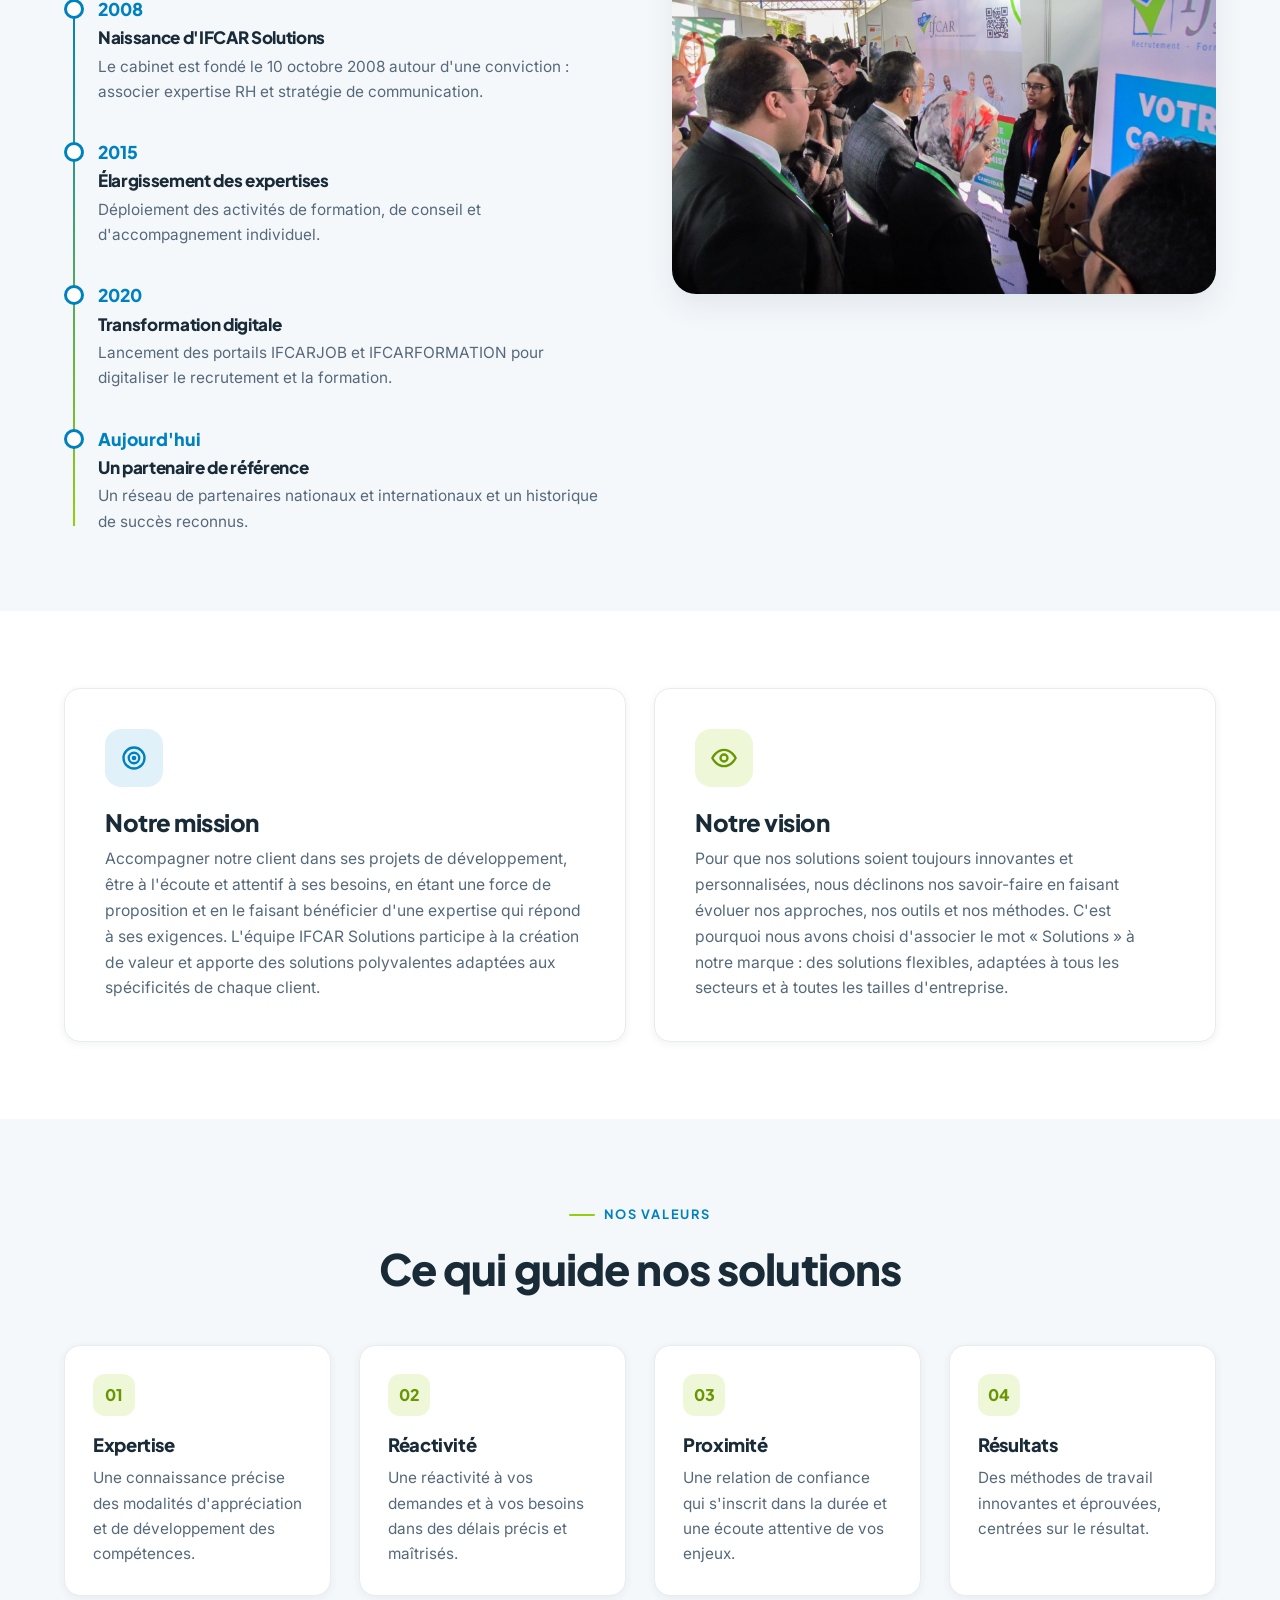
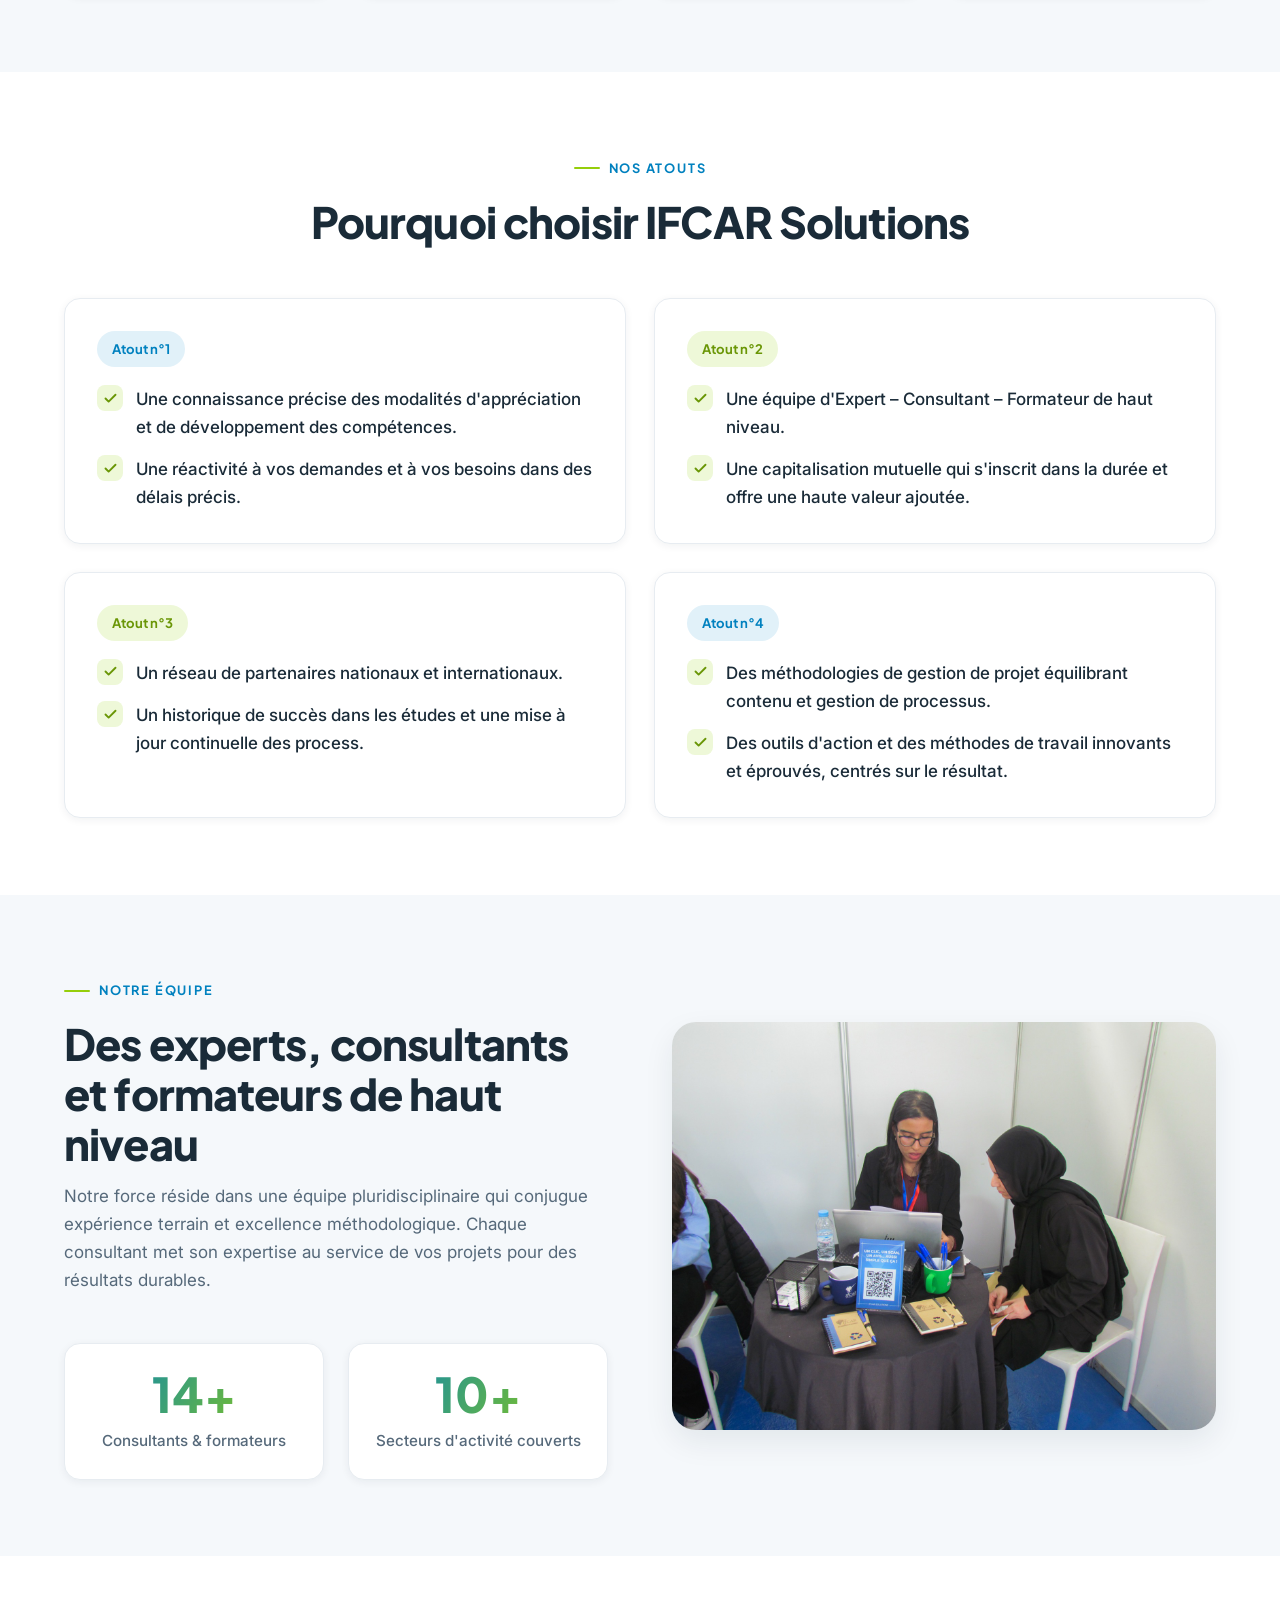
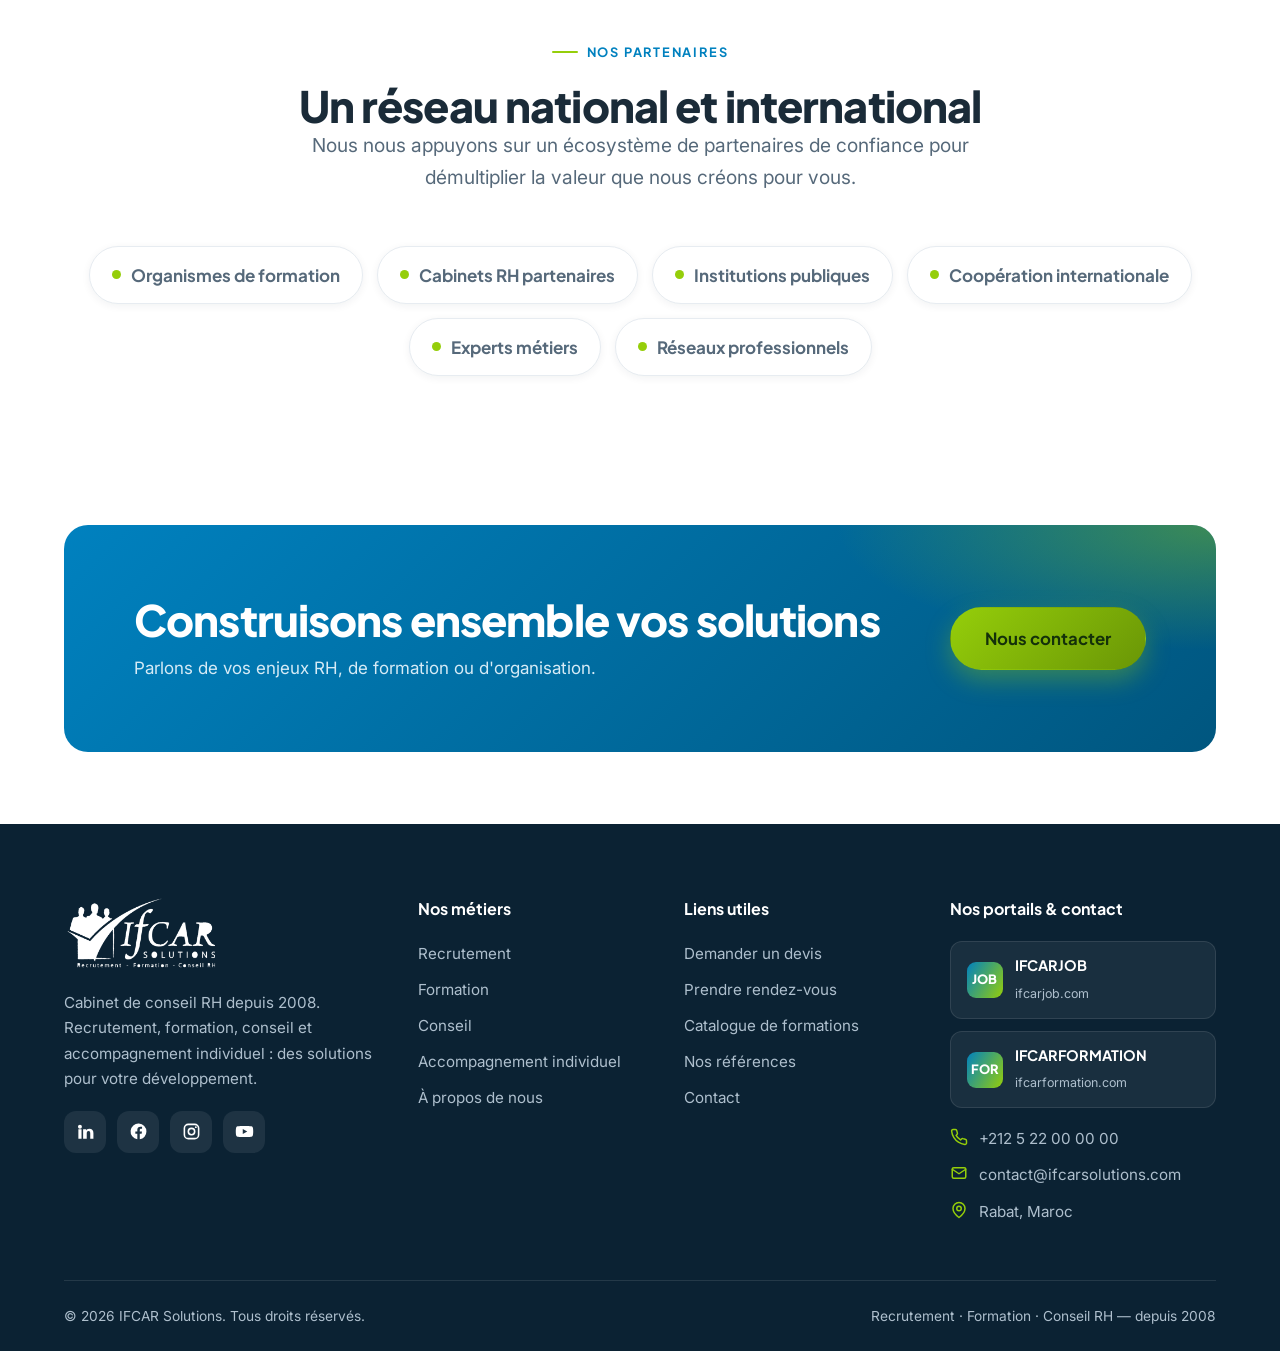
<file: a-propos.html>
<!DOCTYPE html>
<html lang="fr">
<head>
<meta charset="UTF-8" />
<meta name="viewport" content="width=device-width, initial-scale=1.0" />
<title>À propos — IFCAR Solutions | Cabinet de conseil RH depuis 2008</title>
<meta name="description" content="Depuis 2008, IFCAR Solutions accompagne le développement des organisations. Découvrez notre histoire, notre mission, notre vision, nos valeurs, notre équipe et nos atouts." />
<link rel="canonical" href="https://www.ifcarsolutions.com/a-propos.html" />
<meta property="og:title" content="À propos — IFCAR Solutions" />
<meta property="og:description" content="Cabinet de conseil RH depuis 2008. Des solutions pour votre développement." />
<meta name="theme-color" content="#0081bf" />
<link rel="icon" type="image/png" sizes="32x32" href="assets/img/favicon-32.png" />
<link rel="apple-touch-icon" href="assets/img/favicon.png" />
<link rel="manifest" href="site.webmanifest" />
<link rel="preconnect" href="https://fonts.googleapis.com" />
<link rel="preconnect" href="https://fonts.gstatic.com" crossorigin />
<link href="https://fonts.googleapis.com/css2?family=Inter:wght@400;500;600;700&family=Plus+Jakarta+Sans:wght@600;700;800&display=swap" rel="stylesheet" />
<link rel="stylesheet" href="assets/css/style.css" />
</head>
<body>
<a class="skip-link" href="#main">Aller au contenu</a>

<header class="site-header">
  <div class="container nav">
    <a target="_blank" rel="noopener" href="index.html" class="brand" aria-label="IFCAR Solutions — accueil"><img src="assets/img/logo.png" alt="IFCAR Solutions — Recrutement, Formation, Conseil RH" /></a>

    <nav class="nav-desktop" aria-label="Navigation principale">
      <ul class="nav-list">
        <li class="nav-item"><a target="_blank" rel="noopener" href="index.html" class="nav-link" data-page="index.html">Accueil</a></li>
        <li class="nav-item"><a target="_blank" rel="noopener" href="a-propos.html" class="nav-link" data-page="a-propos.html">À propos</a></li>
        <li class="nav-item"><a target="_blank" rel="noopener" href="recrutement.html" class="nav-link" data-page="recrutement.html">Recrutement</a></li>
        <li class="nav-item"><a target="_blank" rel="noopener" href="formation.html" class="nav-link" data-page="formation.html">Formation</a></li>
        <li class="nav-item"><a target="_blank" rel="noopener" href="conseil.html" class="nav-link" data-page="conseil.html">Conseil</a></li>
        <li class="nav-item"><a target="_blank" rel="noopener" href="accompagnement.html" class="nav-link" data-page="accompagnement.html">Accompagnement</a></li>
      </ul>
    </nav>

    <div class="nav-actions">
      <a target="_blank" rel="noopener" href="contact.html" class="btn btn--blue btn--sm nav-contact">Un besoin ? Contactez-nous</a>
      <button class="burger" aria-label="Ouvrir le menu" aria-expanded="false" aria-controls="mobileNav"><span></span><span></span><span></span></button>
    </div>
  </div>
</header>

<div class="mobile-nav" id="mobileNav" aria-hidden="true">
  <nav class="mobile-nav__inner" aria-label="Navigation mobile">
    <a target="_blank" rel="noopener" href="index.html" class="m-link" data-page="index.html">Accueil <svg viewBox="0 0 24 24" fill="none" stroke="currentColor" stroke-width="2"><path d="m9 6 6 6-6 6" stroke-linecap="round" stroke-linejoin="round"/></svg></a>
    <a target="_blank" rel="noopener" href="a-propos.html" class="m-link" data-page="a-propos.html">À propos <svg viewBox="0 0 24 24" fill="none" stroke="currentColor" stroke-width="2"><path d="m9 6 6 6-6 6" stroke-linecap="round" stroke-linejoin="round"/></svg></a>
    <a target="_blank" rel="noopener" href="recrutement.html" class="m-link" data-page="recrutement.html">Recrutement <svg viewBox="0 0 24 24" fill="none" stroke="currentColor" stroke-width="2"><path d="m9 6 6 6-6 6" stroke-linecap="round" stroke-linejoin="round"/></svg></a>
    <a target="_blank" rel="noopener" href="formation.html" class="m-link" data-page="formation.html">Formation <svg viewBox="0 0 24 24" fill="none" stroke="currentColor" stroke-width="2"><path d="m9 6 6 6-6 6" stroke-linecap="round" stroke-linejoin="round"/></svg></a>
    <a target="_blank" rel="noopener" href="conseil.html" class="m-link" data-page="conseil.html">Conseil <svg viewBox="0 0 24 24" fill="none" stroke="currentColor" stroke-width="2"><path d="m9 6 6 6-6 6" stroke-linecap="round" stroke-linejoin="round"/></svg></a>
    <a target="_blank" rel="noopener" href="accompagnement.html" class="m-link" data-page="accompagnement.html">Accompagnement <svg viewBox="0 0 24 24" fill="none" stroke="currentColor" stroke-width="2"><path d="m9 6 6 6-6 6" stroke-linecap="round" stroke-linejoin="round"/></svg></a>
    <a target="_blank" rel="noopener" href="contact.html" class="m-link" data-page="contact.html">Contact <svg viewBox="0 0 24 24" fill="none" stroke="currentColor" stroke-width="2"><path d="m9 6 6 6-6 6" stroke-linecap="round" stroke-linejoin="round"/></svg></a>
    <div class="mobile-nav__cta">
      <a target="_blank" rel="noopener" href="contact.html" class="btn btn--outline btn--lg">Demander un devis</a>
      <a target="_blank" rel="noopener" href="contact.html" class="btn btn--primary btn--lg">Prendre rendez-vous</a>
    </div>
    <div class="mobile-nav__foot">
      <div class="socials">
        <a href="#" aria-label="LinkedIn"><svg viewBox="0 0 24 24" fill="currentColor"><path d="M4.98 3.5A2.5 2.5 0 1 1 5 8.5a2.5 2.5 0 0 1-.02-5zM3 9h4v12H3zM9 9h3.8v1.7h.05c.53-1 1.83-2.05 3.77-2.05C20.5 8.65 22 10.8 22 14v7h-4v-6.2c0-1.5-.03-3.4-2.07-3.4-2.07 0-2.39 1.62-2.39 3.3V21H9z"/></svg></a>
        <a href="#" aria-label="Facebook"><svg viewBox="0 0 24 24" fill="currentColor"><path d="M22 12a10 10 0 1 0-11.5 9.9v-7H8v-2.9h2.5V9.8c0-2.5 1.5-3.9 3.8-3.9 1.1 0 2.2.2 2.2.2v2.5h-1.3c-1.2 0-1.6.8-1.6 1.6v1.8h2.8l-.45 2.9h-2.35v7A10 10 0 0 0 22 12z"/></svg></a>
        <a href="#" aria-label="Instagram"><svg viewBox="0 0 24 24" fill="none" stroke="currentColor" stroke-width="2"><rect x="3" y="3" width="18" height="18" rx="5"/><circle cx="12" cy="12" r="4"/><circle cx="17.5" cy="6.5" r="1.2" fill="currentColor" stroke="none"/></svg></a>
        <a href="#" aria-label="YouTube"><svg viewBox="0 0 24 24" fill="currentColor"><path d="M23 12s0-3.3-.4-4.8a2.5 2.5 0 0 0-1.8-1.8C19.3 5 12 5 12 5s-7.3 0-8.8.4a2.5 2.5 0 0 0-1.8 1.8C1 8.7 1 12 1 12s0 3.3.4 4.8a2.5 2.5 0 0 0 1.8 1.8C4.7 19 12 19 12 19s7.3 0 8.8-.4a2.5 2.5 0 0 0 1.8-1.8C23 15.3 23 12 23 12zM9.8 15.3V8.7l5.7 3.3z"/></svg></a>
      </div>
      <div class="m-contact">
        <a href="tel:+212522000000"><svg viewBox="0 0 24 24" fill="none" stroke="currentColor" stroke-width="2"><path d="M22 16.9v3a2 2 0 0 1-2.2 2 19.8 19.8 0 0 1-8.6-3 19.5 19.5 0 0 1-6-6 19.8 19.8 0 0 1-3-8.6A2 2 0 0 1 4.1 2h3a2 2 0 0 1 2 1.7c.1 1 .4 1.9.7 2.8a2 2 0 0 1-.5 2.1L8.1 9.9a16 16 0 0 0 6 6l1.3-1.3a2 2 0 0 1 2.1-.4c.9.3 1.8.6 2.8.7a2 2 0 0 1 1.7 2z" stroke-linecap="round" stroke-linejoin="round"/></svg>+212 5 22 00 00 00</a>
        <a href="mailto:contact@ifcarsolutions.com"><svg viewBox="0 0 24 24" fill="none" stroke="currentColor" stroke-width="2"><rect x="3" y="5" width="18" height="14" rx="2"/><path d="m3 7 9 6 9-6" stroke-linecap="round" stroke-linejoin="round"/></svg>contact@ifcarsolutions.com</a>
      </div>
    </div>
  </nav>
</div>

<main id="main">

<section class="page-hero">
  <div class="container page-hero__inner">
    <nav class="breadcrumb"><a target="_blank" rel="noopener" href="index.html">Accueil</a><svg viewBox="0 0 24 24" fill="none" stroke="currentColor" stroke-width="2"><path d="m9 6 6 6-6 6" stroke-linecap="round" stroke-linejoin="round"/></svg><span>À propos de nous</span></nav>
    <span class="pill green">Depuis le 10 octobre 2008</span>
    <h1 class="mt-s">IFCAR Solutions, des solutions pour votre développement</h1>
    <p>Un cabinet de conseil RH qui place l'humain, l'expertise et la création de valeur au cœur de chaque accompagnement.</p>
  </div>
</section>

<!-- IFCAR schema -->
<section class="section">
  <div class="container">
    <div class="section-head center reveal">
      <span class="eyebrow eyebrow--center">Notre signature</span>
      <h2>IFCAR, cinq expertises au service de votre capital humain</h2>
    </div>
    <div class="ifcar-row">
      <div class="ifcar-cell reveal" data-d="1"><div class="letter">I</div><div class="word">Ingénierie</div><small>RH & compétences</small></div>
      <div class="ifcar-cell alt reveal" data-d="2"><div class="letter">F</div><div class="word">Formation</div><small>Plans & catalogues</small></div>
      <div class="ifcar-cell reveal" data-d="3"><div class="letter">C</div><div class="word">Conseil</div><small>Organisation & RH</small></div>
      <div class="ifcar-cell alt reveal" data-d="4"><div class="letter">A</div><div class="word">Accompagnement</div><small>Coaching & bilans</small></div>
      <div class="ifcar-cell reveal" data-d="4"><div class="letter">R</div><div class="word">Recrutement</div><small>Tous secteurs</small></div>
    </div>
  </div>
</section>

<!-- Historique -->
<section class="section section--soft">
  <div class="container">
    <div class="split">
      <div class="reveal">
        <span class="eyebrow">Notre histoire</span>
        <h2>Une expertise construite depuis 2008</h2>
        <p class="muted mt-s">Depuis notre création, nous avons continuellement nourri nos réflexions et enrichi nos expériences au côté d'hommes et de femmes, cadres et non cadres, au sein de structures de toutes tailles, sur l'ensemble du territoire et dans des secteurs d'activité très variés.</p>
        <div class="timeline mt-l">
          <div class="tl-item"><div class="yr">2008</div><h4>Naissance d'IFCAR Solutions</h4><p>Le cabinet est fondé le 10 octobre 2008 autour d'une conviction : associer expertise RH et stratégie de communication.</p></div>
          <div class="tl-item"><div class="yr">2015</div><h4>Élargissement des expertises</h4><p>Déploiement des activités de formation, de conseil et d'accompagnement individuel.</p></div>
          <div class="tl-item"><div class="yr">2020</div><h4>Transformation digitale</h4><p>Lancement des portails IFCARJOB et IFCARFORMATION pour digitaliser le recrutement et la formation.</p></div>
          <div class="tl-item"><div class="yr">Aujourd'hui</div><h4>Un partenaire de référence</h4><p>Un réseau de partenaires nationaux et internationaux et un historique de succès reconnus.</p></div>
        </div>
      </div>
      <div class="split__media media-frame reveal" data-d="2">
        <img src="assets/img/forum-foule.jpg" alt="IFCAR Solutions présent au Forum de l'emploi" />
      </div>
    </div>
  </div>
</section>

<!-- Mission / Vision -->
<section class="section">
  <div class="container">
    <div class="grid g-2">
      <div class="card reveal" style="padding:40px">
        <div class="ic"><svg viewBox="0 0 24 24" fill="none" stroke="currentColor" stroke-width="2"><circle cx="12" cy="12" r="9"/><circle cx="12" cy="12" r="4.5"/><circle cx="12" cy="12" r="1" fill="currentColor"/></svg></div>
        <h3>Notre mission</h3>
        <p>Accompagner notre client dans ses projets de développement, être à l'écoute et attentif à ses besoins, en étant une force de proposition et en le faisant bénéficier d'une expertise qui répond à ses exigences. L'équipe IFCAR Solutions participe à la création de valeur et apporte des solutions polyvalentes adaptées aux spécificités de chaque client.</p>
      </div>
      <div class="card is-green reveal" data-d="2" style="padding:40px">
        <div class="ic"><svg viewBox="0 0 24 24" fill="none" stroke="currentColor" stroke-width="2"><path d="M2 12s3.5-7 10-7 10 7 10 7-3.5 7-10 7-10-7-10-7z" stroke-linecap="round" stroke-linejoin="round"/><circle cx="12" cy="12" r="3"/></svg></div>
        <h3>Notre vision</h3>
        <p>Pour que nos solutions soient toujours innovantes et personnalisées, nous déclinons nos savoir-faire en faisant évoluer nos approches, nos outils et nos méthodes. C'est pourquoi nous avons choisi d'associer le mot « Solutions » à notre marque : des solutions flexibles, adaptées à tous les secteurs et à toutes les tailles d'entreprise.</p>
      </div>
    </div>
  </div>
</section>

<!-- Valeurs -->
<section class="section section--soft">
  <div class="container">
    <div class="section-head center reveal">
      <span class="eyebrow eyebrow--center">Nos valeurs</span>
      <h2>Ce qui guide nos solutions</h2>
    </div>
    <div class="grid g-4">
      <div class="value-card reveal" data-d="1"><div class="vnum">01</div><h3>Expertise</h3><p>Une connaissance précise des modalités d'appréciation et de développement des compétences.</p></div>
      <div class="value-card reveal" data-d="2"><div class="vnum">02</div><h3>Réactivité</h3><p>Une réactivité à vos demandes et à vos besoins dans des délais précis et maîtrisés.</p></div>
      <div class="value-card reveal" data-d="3"><div class="vnum">03</div><h3>Proximité</h3><p>Une relation de confiance qui s'inscrit dans la durée et une écoute attentive de vos enjeux.</p></div>
      <div class="value-card reveal" data-d="4"><div class="vnum">04</div><h3>Résultats</h3><p>Des méthodes de travail innovantes et éprouvées, centrées sur le résultat.</p></div>
    </div>
  </div>
</section>

<!-- Atouts -->
<section class="section">
  <div class="container">
    <div class="section-head center reveal">
      <span class="eyebrow eyebrow--center">Nos atouts</span>
      <h2>Pourquoi choisir IFCAR Solutions</h2>
    </div>
    <div class="grid g-2">
      <div class="card reveal" data-d="1">
        <span class="pill">Atout n°1</span>
        <ul class="check-list" style="margin-top:18px">
          <li><span class="tick"><svg viewBox="0 0 24 24" fill="none" stroke="currentColor" stroke-width="3"><path d="M20 6 9 17l-5-5" stroke-linecap="round" stroke-linejoin="round"/></svg></span><span>Une connaissance précise des modalités d'appréciation et de développement des compétences.</span></li>
          <li><span class="tick"><svg viewBox="0 0 24 24" fill="none" stroke="currentColor" stroke-width="3"><path d="M20 6 9 17l-5-5" stroke-linecap="round" stroke-linejoin="round"/></svg></span><span>Une réactivité à vos demandes et à vos besoins dans des délais précis.</span></li>
        </ul>
      </div>
      <div class="card is-green reveal" data-d="2">
        <span class="pill green">Atout n°2</span>
        <ul class="check-list" style="margin-top:18px">
          <li><span class="tick"><svg viewBox="0 0 24 24" fill="none" stroke="currentColor" stroke-width="3"><path d="M20 6 9 17l-5-5" stroke-linecap="round" stroke-linejoin="round"/></svg></span><span>Une équipe d'Expert – Consultant – Formateur de haut niveau.</span></li>
          <li><span class="tick"><svg viewBox="0 0 24 24" fill="none" stroke="currentColor" stroke-width="3"><path d="M20 6 9 17l-5-5" stroke-linecap="round" stroke-linejoin="round"/></svg></span><span>Une capitalisation mutuelle qui s'inscrit dans la durée et offre une haute valeur ajoutée.</span></li>
        </ul>
      </div>
      <div class="card is-green reveal" data-d="1">
        <span class="pill green">Atout n°3</span>
        <ul class="check-list" style="margin-top:18px">
          <li><span class="tick"><svg viewBox="0 0 24 24" fill="none" stroke="currentColor" stroke-width="3"><path d="M20 6 9 17l-5-5" stroke-linecap="round" stroke-linejoin="round"/></svg></span><span>Un réseau de partenaires nationaux et internationaux.</span></li>
          <li><span class="tick"><svg viewBox="0 0 24 24" fill="none" stroke="currentColor" stroke-width="3"><path d="M20 6 9 17l-5-5" stroke-linecap="round" stroke-linejoin="round"/></svg></span><span>Un historique de succès dans les études et une mise à jour continuelle des process.</span></li>
        </ul>
      </div>
      <div class="card reveal" data-d="2">
        <span class="pill">Atout n°4</span>
        <ul class="check-list" style="margin-top:18px">
          <li><span class="tick"><svg viewBox="0 0 24 24" fill="none" stroke="currentColor" stroke-width="3"><path d="M20 6 9 17l-5-5" stroke-linecap="round" stroke-linejoin="round"/></svg></span><span>Des méthodologies de gestion de projet équilibrant contenu et gestion de processus.</span></li>
          <li><span class="tick"><svg viewBox="0 0 24 24" fill="none" stroke="currentColor" stroke-width="3"><path d="M20 6 9 17l-5-5" stroke-linecap="round" stroke-linejoin="round"/></svg></span><span>Des outils d'action et des méthodes de travail innovants et éprouvés, centrés sur le résultat.</span></li>
        </ul>
      </div>
    </div>
  </div>
</section>

<!-- Équipe -->
<section class="section section--soft">
  <div class="container">
    <div class="split reverse">
      <div class="split__media media-frame reveal"><img src="assets/img/accompagnement.jpg" alt="Consultantes IFCAR Solutions accompagnant un candidat" /></div>
      <div class="reveal" data-d="2">
        <span class="eyebrow">Notre équipe</span>
        <h2>Des experts, consultants et formateurs de haut niveau</h2>
        <p class="muted mt-s">Notre force réside dans une équipe pluridisciplinaire qui conjugue expérience terrain et excellence méthodologique. Chaque consultant met son expertise au service de vos projets pour des résultats durables.</p>
        <div class="stats mt-l" style="grid-template-columns:repeat(2,1fr)">
          <div class="stat"><div class="num"><span data-count="20" data-suffix="+">0</span></div><div class="lbl">Consultants & formateurs</div></div>
          <div class="stat"><div class="num"><span data-count="15" data-suffix="+">0</span></div><div class="lbl">Secteurs d'activité couverts</div></div>
        </div>
      </div>
    </div>
  </div>
</section>

<!-- Partenaires -->
<section class="section">
  <div class="container">
    <div class="section-head center reveal">
      <span class="eyebrow eyebrow--center">Nos partenaires</span>
      <h2>Un réseau national et international</h2>
      <p class="lead">Nous nous appuyons sur un écosystème de partenaires de confiance pour démultiplier la valeur que nous créons pour vous.</p>
    </div>
    <div class="logos reveal">
      <span class="logo-chip"><span class="dot"></span>Organismes de formation</span>
      <span class="logo-chip"><span class="dot"></span>Cabinets RH partenaires</span>
      <span class="logo-chip"><span class="dot"></span>Institutions publiques</span>
      <span class="logo-chip"><span class="dot"></span>Coopération internationale</span>
      <span class="logo-chip"><span class="dot"></span>Experts métiers</span>
      <span class="logo-chip"><span class="dot"></span>Réseaux professionnels</span>
    </div>
  </div>
</section>

<section class="section--tight">
  <div class="container">
    <div class="cta-band reveal">
      <div class="cta-band__inner">
        <div><h2>Construisons ensemble vos solutions</h2><p>Parlons de vos enjeux RH, de formation ou d'organisation.</p></div>
        <div class="btn-row"><a target="_blank" rel="noopener" href="contact.html" class="btn btn--primary btn--lg">Nous contacter</a></div>
      </div>
    </div>
  </div>
</section>

</main>

<footer class="footer">
  <div class="container">
    <div class="footer__grid">
      <div class="footer__brand">
        <img src="assets/img/logo.png" alt="IFCAR Solutions" />
        <p>Cabinet de conseil RH depuis 2008. Recrutement, formation, conseil et accompagnement individuel : des solutions pour votre développement.</p>
        <div class="socials">
          <a href="#" aria-label="LinkedIn"><svg viewBox="0 0 24 24" fill="currentColor"><path d="M4.98 3.5A2.5 2.5 0 1 1 5 8.5a2.5 2.5 0 0 1-.02-5zM3 9h4v12H3zM9 9h3.8v1.7h.05c.53-1 1.83-2.05 3.77-2.05C20.5 8.65 22 10.8 22 14v7h-4v-6.2c0-1.5-.03-3.4-2.07-3.4-2.07 0-2.39 1.62-2.39 3.3V21H9z"/></svg></a>
          <a href="#" aria-label="Facebook"><svg viewBox="0 0 24 24" fill="currentColor"><path d="M22 12a10 10 0 1 0-11.5 9.9v-7H8v-2.9h2.5V9.8c0-2.5 1.5-3.9 3.8-3.9 1.1 0 2.2.2 2.2.2v2.5h-1.3c-1.2 0-1.6.8-1.6 1.6v1.8h2.8l-.45 2.9h-2.35v7A10 10 0 0 0 22 12z"/></svg></a>
          <a href="#" aria-label="Instagram"><svg viewBox="0 0 24 24" fill="none" stroke="currentColor" stroke-width="2"><rect x="3" y="3" width="18" height="18" rx="5"/><circle cx="12" cy="12" r="4"/><circle cx="17.5" cy="6.5" r="1.2" fill="currentColor" stroke="none"/></svg></a>
          <a href="#" aria-label="YouTube"><svg viewBox="0 0 24 24" fill="currentColor"><path d="M23 12s0-3.3-.4-4.8a2.5 2.5 0 0 0-1.8-1.8C19.3 5 12 5 12 5s-7.3 0-8.8.4a2.5 2.5 0 0 0-1.8 1.8C1 8.7 1 12 1 12s0 3.3.4 4.8a2.5 2.5 0 0 0 1.8 1.8C4.7 19 12 19 12 19s7.3 0 8.8-.4a2.5 2.5 0 0 0 1.8-1.8C23 15.3 23 12 23 12zM9.8 15.3V8.7l5.7 3.3z"/></svg></a>
        </div>
      </div>
      <div><h5>Nos métiers</h5><ul><li><a target="_blank" rel="noopener" href="recrutement.html">Recrutement</a></li><li><a target="_blank" rel="noopener" href="formation.html">Formation</a></li><li><a target="_blank" rel="noopener" href="conseil.html">Conseil</a></li><li><a target="_blank" rel="noopener" href="accompagnement.html">Accompagnement individuel</a></li><li><a target="_blank" rel="noopener" href="a-propos.html">À propos de nous</a></li></ul></div>
      <div><h5>Liens utiles</h5><ul><li><a target="_blank" rel="noopener" href="contact.html">Demander un devis</a></li><li><a target="_blank" rel="noopener" href="contact.html">Prendre rendez-vous</a></li><li><a target="_blank" rel="noopener" href="formation.html">Catalogue de formations</a></li><li><a target="_blank" rel="noopener" href="index.html#references">Nos références</a></li><li><a target="_blank" rel="noopener" href="contact.html">Contact</a></li></ul></div>
      <div>
        <h5>Nos portails &amp; contact</h5>
        <div class="portal-links">
          <a href="https://www.ifcarjob.com" target="_blank" rel="noopener" class="portal-link"><span class="pic">JOB</span><div><strong>IFCARJOB</strong><small>ifcarjob.com</small></div></a>
          <a href="https://www.ifcarformation.com" target="_blank" rel="noopener" class="portal-link"><span class="pic">FOR</span><div><strong>IFCARFORMATION</strong><small>ifcarformation.com</small></div></a>
        </div>
        <ul class="foot-contact" style="margin-top:18px">
          <li><svg viewBox="0 0 24 24" fill="none" stroke="currentColor" stroke-width="2"><path d="M22 16.9v3a2 2 0 0 1-2.2 2 19.8 19.8 0 0 1-8.6-3 19.5 19.5 0 0 1-6-6 19.8 19.8 0 0 1-3-8.6A2 2 0 0 1 4.1 2h3a2 2 0 0 1 2 1.7c.1 1 .4 1.9.7 2.8a2 2 0 0 1-.5 2.1L8.1 9.9a16 16 0 0 0 6 6l1.3-1.3a2 2 0 0 1 2.1-.4c.9.3 1.8.6 2.8.7a2 2 0 0 1 1.7 2z" stroke-linecap="round" stroke-linejoin="round"/></svg><a href="tel:+212522000000">+212 5 22 00 00 00</a></li>
          <li><svg viewBox="0 0 24 24" fill="none" stroke="currentColor" stroke-width="2"><rect x="3" y="5" width="18" height="14" rx="2"/><path d="m3 7 9 6 9-6" stroke-linecap="round" stroke-linejoin="round"/></svg><a href="mailto:contact@ifcarsolutions.com">contact@ifcarsolutions.com</a></li>
          <li><svg viewBox="0 0 24 24" fill="none" stroke="currentColor" stroke-width="2"><path d="M20 10c0 6-8 12-8 12s-8-6-8-12a8 8 0 0 1 16 0z" stroke-linecap="round" stroke-linejoin="round"/><circle cx="12" cy="10" r="3"/></svg><span>Rabat, Maroc</span></li>
        </ul>
      </div>
    </div>
    <div class="footer__bottom">
      <span>© <span id="year">2026</span> IFCAR Solutions. Tous droits réservés.</span>
      <span>Recrutement · Formation · Conseil RH — depuis 2008</span>
    </div>
  </div>
</footer>

<a target="_blank" rel="noopener" href="contact.html" class="btn btn--primary float-cta">Prendre RDV</a>
<script src="assets/js/main.js"></script>
</body>
</html>
</file>
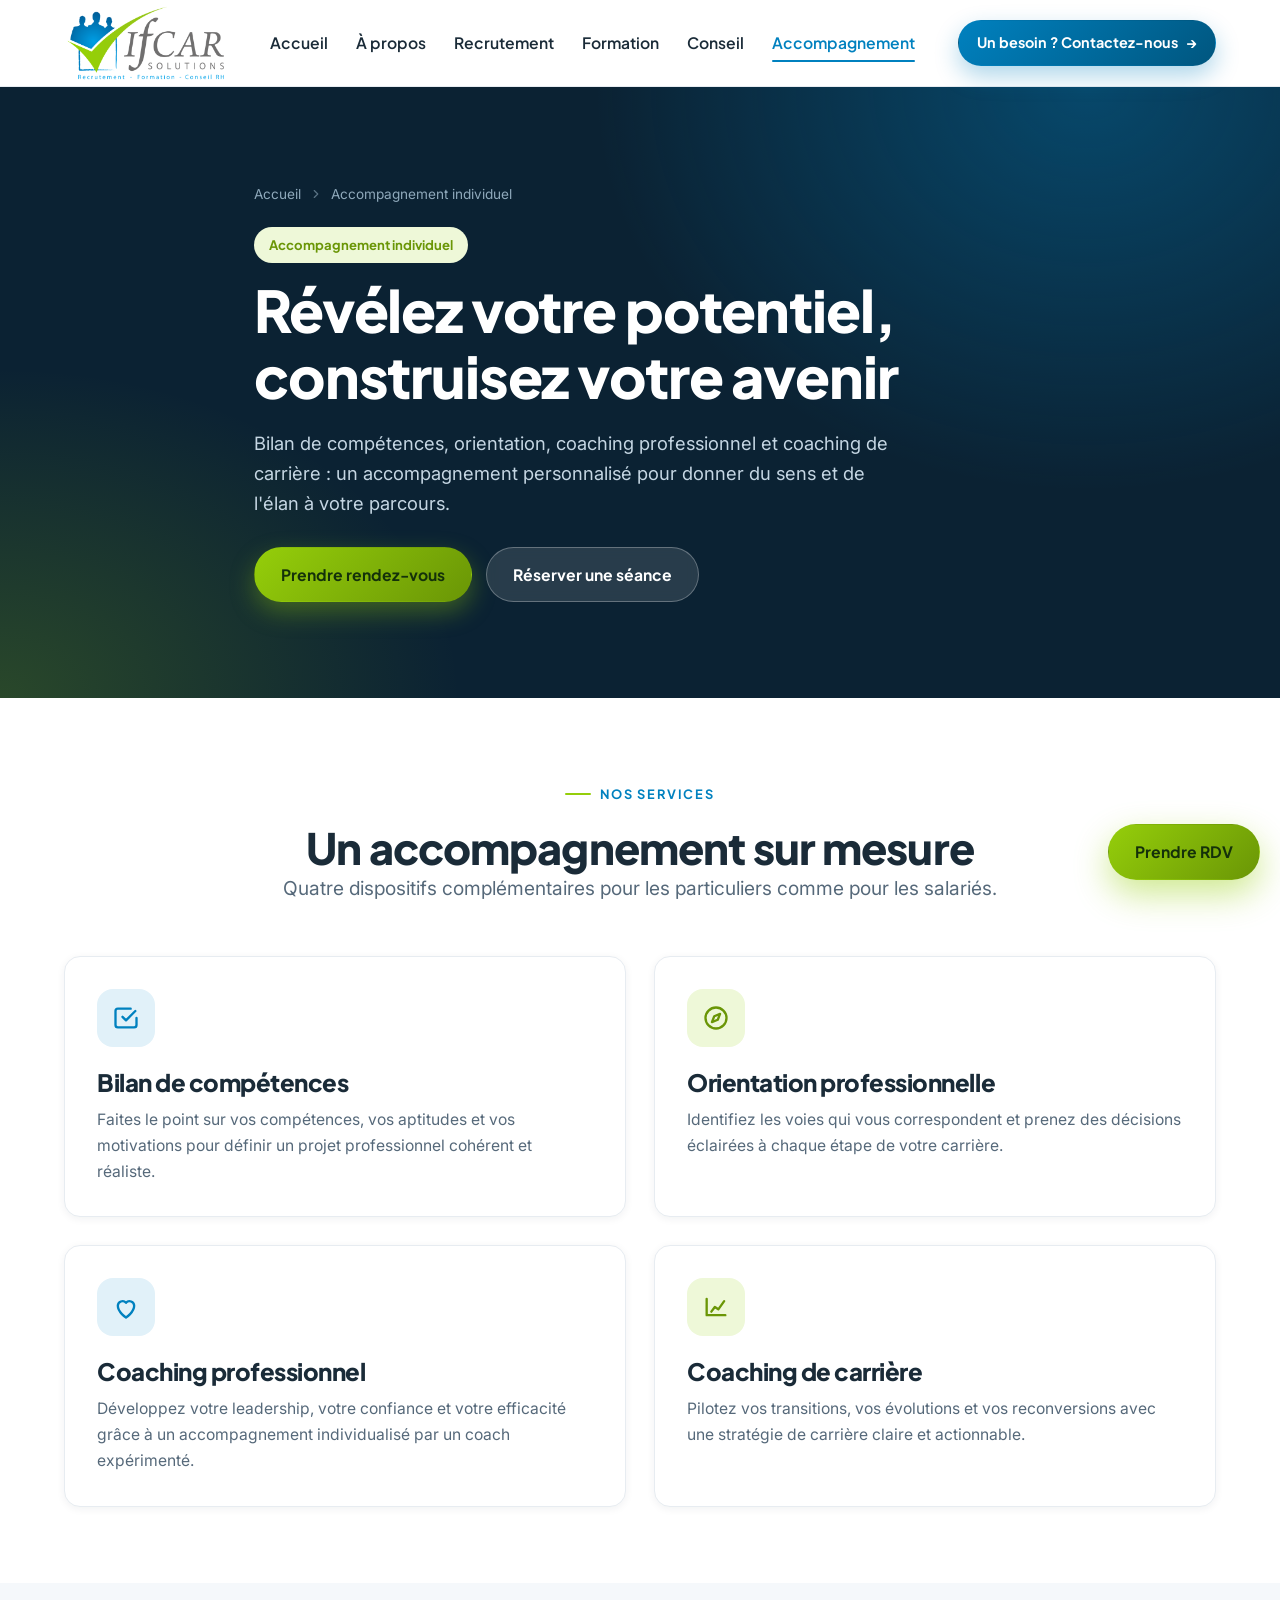
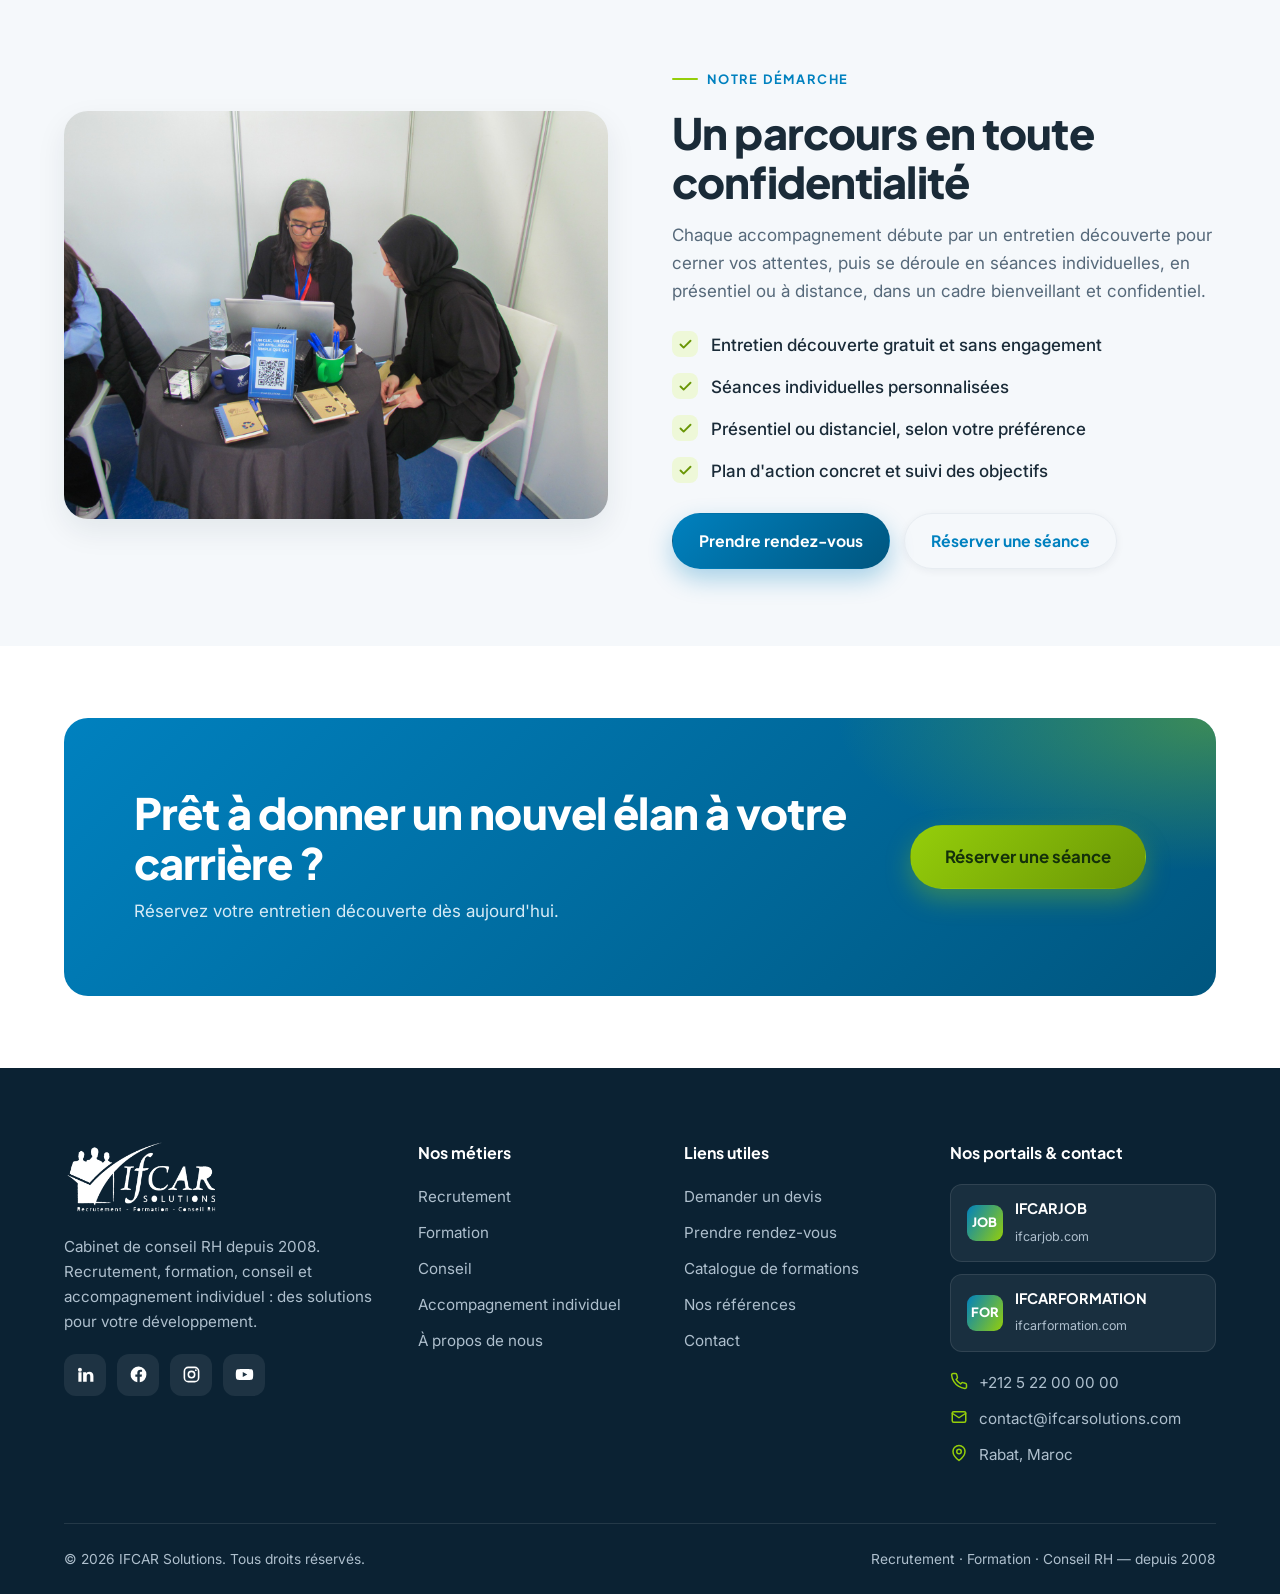
<file: accompagnement.html>
<!DOCTYPE html>
<html lang="fr">
<head>
<meta charset="UTF-8" />
<meta name="viewport" content="width=device-width, initial-scale=1.0" />
<title>Accompagnement individuel — IFCAR Solutions | Bilan, Coaching, Orientation</title>
<meta name="description" content="Accompagnement individuel IFCAR Solutions : bilan de compétences, orientation professionnelle, coaching professionnel et coaching de carrière. Prenez rendez-vous ou réservez une séance." />
<link rel="canonical" href="https://www.ifcarsolutions.com/accompagnement.html" />
<meta property="og:title" content="Accompagnement individuel — IFCAR Solutions" />
<meta name="theme-color" content="#0081bf" />
<link rel="icon" type="image/png" sizes="32x32" href="assets/img/favicon-32.png" />
<link rel="apple-touch-icon" href="assets/img/favicon.png" />
<link rel="manifest" href="site.webmanifest" />
<link rel="preconnect" href="https://fonts.googleapis.com" />
<link rel="preconnect" href="https://fonts.gstatic.com" crossorigin />
<link href="https://fonts.googleapis.com/css2?family=Inter:wght@400;500;600;700&family=Plus+Jakarta+Sans:wght@600;700;800&display=swap" rel="stylesheet" />
<link rel="stylesheet" href="assets/css/style.css" />
</head>
<body>
<a class="skip-link" href="#main">Aller au contenu</a>

<header class="site-header">
  <div class="container nav">
    <a target="_blank" rel="noopener" href="index.html" class="brand" aria-label="IFCAR Solutions — accueil"><img src="assets/img/logo.png" alt="IFCAR Solutions — Recrutement, Formation, Conseil RH" /></a>

    <nav class="nav-desktop" aria-label="Navigation principale">
      <ul class="nav-list">
        <li class="nav-item"><a target="_blank" rel="noopener" href="index.html" class="nav-link" data-page="index.html">Accueil</a></li>
        <li class="nav-item"><a target="_blank" rel="noopener" href="a-propos.html" class="nav-link" data-page="a-propos.html">À propos</a></li>
        <li class="nav-item"><a target="_blank" rel="noopener" href="recrutement.html" class="nav-link" data-page="recrutement.html">Recrutement</a></li>
        <li class="nav-item"><a target="_blank" rel="noopener" href="formation.html" class="nav-link" data-page="formation.html">Formation</a></li>
        <li class="nav-item"><a target="_blank" rel="noopener" href="conseil.html" class="nav-link" data-page="conseil.html">Conseil</a></li>
        <li class="nav-item"><a target="_blank" rel="noopener" href="accompagnement.html" class="nav-link" data-page="accompagnement.html">Accompagnement</a></li>
      </ul>
    </nav>

    <div class="nav-actions">
      <a target="_blank" rel="noopener" href="contact.html" class="btn btn--blue btn--sm nav-contact">Un besoin ? Contactez-nous</a>
      <button class="burger" aria-label="Ouvrir le menu" aria-expanded="false" aria-controls="mobileNav"><span></span><span></span><span></span></button>
    </div>
  </div>
</header>

<div class="mobile-nav" id="mobileNav" aria-hidden="true">
  <nav class="mobile-nav__inner" aria-label="Navigation mobile">
    <a target="_blank" rel="noopener" href="index.html" class="m-link" data-page="index.html">Accueil <svg viewBox="0 0 24 24" fill="none" stroke="currentColor" stroke-width="2"><path d="m9 6 6 6-6 6" stroke-linecap="round" stroke-linejoin="round"/></svg></a>
    <a target="_blank" rel="noopener" href="a-propos.html" class="m-link" data-page="a-propos.html">À propos <svg viewBox="0 0 24 24" fill="none" stroke="currentColor" stroke-width="2"><path d="m9 6 6 6-6 6" stroke-linecap="round" stroke-linejoin="round"/></svg></a>
    <a target="_blank" rel="noopener" href="recrutement.html" class="m-link" data-page="recrutement.html">Recrutement <svg viewBox="0 0 24 24" fill="none" stroke="currentColor" stroke-width="2"><path d="m9 6 6 6-6 6" stroke-linecap="round" stroke-linejoin="round"/></svg></a>
    <a target="_blank" rel="noopener" href="formation.html" class="m-link" data-page="formation.html">Formation <svg viewBox="0 0 24 24" fill="none" stroke="currentColor" stroke-width="2"><path d="m9 6 6 6-6 6" stroke-linecap="round" stroke-linejoin="round"/></svg></a>
    <a target="_blank" rel="noopener" href="conseil.html" class="m-link" data-page="conseil.html">Conseil <svg viewBox="0 0 24 24" fill="none" stroke="currentColor" stroke-width="2"><path d="m9 6 6 6-6 6" stroke-linecap="round" stroke-linejoin="round"/></svg></a>
    <a target="_blank" rel="noopener" href="accompagnement.html" class="m-link" data-page="accompagnement.html">Accompagnement <svg viewBox="0 0 24 24" fill="none" stroke="currentColor" stroke-width="2"><path d="m9 6 6 6-6 6" stroke-linecap="round" stroke-linejoin="round"/></svg></a>
    <a target="_blank" rel="noopener" href="contact.html" class="m-link" data-page="contact.html">Contact <svg viewBox="0 0 24 24" fill="none" stroke="currentColor" stroke-width="2"><path d="m9 6 6 6-6 6" stroke-linecap="round" stroke-linejoin="round"/></svg></a>
    <div class="mobile-nav__cta">
      <a target="_blank" rel="noopener" href="contact.html" class="btn btn--outline btn--lg">Demander un devis</a>
      <a target="_blank" rel="noopener" href="contact.html" class="btn btn--primary btn--lg">Prendre rendez-vous</a>
    </div>
    <div class="mobile-nav__foot">
      <div class="socials">
        <a href="#" aria-label="LinkedIn"><svg viewBox="0 0 24 24" fill="currentColor"><path d="M4.98 3.5A2.5 2.5 0 1 1 5 8.5a2.5 2.5 0 0 1-.02-5zM3 9h4v12H3zM9 9h3.8v1.7h.05c.53-1 1.83-2.05 3.77-2.05C20.5 8.65 22 10.8 22 14v7h-4v-6.2c0-1.5-.03-3.4-2.07-3.4-2.07 0-2.39 1.62-2.39 3.3V21H9z"/></svg></a>
        <a href="#" aria-label="Facebook"><svg viewBox="0 0 24 24" fill="currentColor"><path d="M22 12a10 10 0 1 0-11.5 9.9v-7H8v-2.9h2.5V9.8c0-2.5 1.5-3.9 3.8-3.9 1.1 0 2.2.2 2.2.2v2.5h-1.3c-1.2 0-1.6.8-1.6 1.6v1.8h2.8l-.45 2.9h-2.35v7A10 10 0 0 0 22 12z"/></svg></a>
        <a href="#" aria-label="Instagram"><svg viewBox="0 0 24 24" fill="none" stroke="currentColor" stroke-width="2"><rect x="3" y="3" width="18" height="18" rx="5"/><circle cx="12" cy="12" r="4"/><circle cx="17.5" cy="6.5" r="1.2" fill="currentColor" stroke="none"/></svg></a>
        <a href="#" aria-label="YouTube"><svg viewBox="0 0 24 24" fill="currentColor"><path d="M23 12s0-3.3-.4-4.8a2.5 2.5 0 0 0-1.8-1.8C19.3 5 12 5 12 5s-7.3 0-8.8.4a2.5 2.5 0 0 0-1.8 1.8C1 8.7 1 12 1 12s0 3.3.4 4.8a2.5 2.5 0 0 0 1.8 1.8C4.7 19 12 19 12 19s7.3 0 8.8-.4a2.5 2.5 0 0 0 1.8-1.8C23 15.3 23 12 23 12zM9.8 15.3V8.7l5.7 3.3z"/></svg></a>
      </div>
      <div class="m-contact">
        <a href="tel:+212522000000"><svg viewBox="0 0 24 24" fill="none" stroke="currentColor" stroke-width="2"><path d="M22 16.9v3a2 2 0 0 1-2.2 2 19.8 19.8 0 0 1-8.6-3 19.5 19.5 0 0 1-6-6 19.8 19.8 0 0 1-3-8.6A2 2 0 0 1 4.1 2h3a2 2 0 0 1 2 1.7c.1 1 .4 1.9.7 2.8a2 2 0 0 1-.5 2.1L8.1 9.9a16 16 0 0 0 6 6l1.3-1.3a2 2 0 0 1 2.1-.4c.9.3 1.8.6 2.8.7a2 2 0 0 1 1.7 2z" stroke-linecap="round" stroke-linejoin="round"/></svg>+212 5 22 00 00 00</a>
        <a href="mailto:contact@ifcarsolutions.com"><svg viewBox="0 0 24 24" fill="none" stroke="currentColor" stroke-width="2"><rect x="3" y="5" width="18" height="14" rx="2"/><path d="m3 7 9 6 9-6" stroke-linecap="round" stroke-linejoin="round"/></svg>contact@ifcarsolutions.com</a>
      </div>
    </div>
  </nav>
</div>

<main id="main">

<section class="page-hero">
  <div class="container page-hero__inner">
    <nav class="breadcrumb"><a target="_blank" rel="noopener" href="index.html">Accueil</a><svg viewBox="0 0 24 24" fill="none" stroke="currentColor" stroke-width="2"><path d="m9 6 6 6-6 6" stroke-linecap="round" stroke-linejoin="round"/></svg><span>Accompagnement individuel</span></nav>
    <span class="pill green">Accompagnement individuel</span>
    <h1 class="mt-s">Révélez votre potentiel, construisez votre avenir</h1>
    <p>Bilan de compétences, orientation, coaching professionnel et coaching de carrière : un accompagnement personnalisé pour donner du sens et de l'élan à votre parcours.</p>
    <div class="btn-row mt"><a target="_blank" rel="noopener" href="contact.html" class="btn btn--primary">Prendre rendez-vous</a><a target="_blank" rel="noopener" href="contact.html" class="btn btn--ghost-light">Réserver une séance</a></div>
  </div>
</section>

<!-- Services -->
<section class="section">
  <div class="container">
    <div class="section-head center reveal">
      <span class="eyebrow eyebrow--center">Nos services</span>
      <h2>Un accompagnement sur mesure</h2>
      <p class="lead">Quatre dispositifs complémentaires pour les particuliers comme pour les salariés.</p>
    </div>
    <div class="grid g-2">
      <div class="card svc reveal" data-d="1"><div class="ic"><svg viewBox="0 0 24 24" fill="none" stroke="currentColor" stroke-width="2"><path d="M9 11l3 3 8-8M21 12v6a2 2 0 0 1-2 2H5a2 2 0 0 1-2-2V6a2 2 0 0 1 2-2h11" stroke-linecap="round" stroke-linejoin="round"/></svg></div><h3>Bilan de compétences</h3><p>Faites le point sur vos compétences, vos aptitudes et vos motivations pour définir un projet professionnel cohérent et réaliste.</p></div>
      <div class="card svc is-green reveal" data-d="2"><div class="ic"><svg viewBox="0 0 24 24" fill="none" stroke="currentColor" stroke-width="2"><circle cx="12" cy="12" r="9"/><path d="m15.5 8.5-2 5-5 2 2-5 5-2z" stroke-linecap="round" stroke-linejoin="round"/></svg></div><h3>Orientation professionnelle</h3><p>Identifiez les voies qui vous correspondent et prenez des décisions éclairées à chaque étape de votre carrière.</p></div>
      <div class="card svc reveal" data-d="3"><div class="ic"><svg viewBox="0 0 24 24" fill="none" stroke="currentColor" stroke-width="2"><path d="M12 21s-7-4.5-7-10a4 4 0 0 1 7-2.6A4 4 0 0 1 19 11c0 5.5-7 10-7 10z" stroke-linecap="round" stroke-linejoin="round"/></svg></div><h3>Coaching professionnel</h3><p>Développez votre leadership, votre confiance et votre efficacité grâce à un accompagnement individualisé par un coach expérimenté.</p></div>
      <div class="card svc is-green reveal" data-d="4"><div class="ic"><svg viewBox="0 0 24 24" fill="none" stroke="currentColor" stroke-width="2"><path d="M4 19V5M4 19h16M8 16l3-4 3 2 5-7" stroke-linecap="round" stroke-linejoin="round"/></svg></div><h3>Coaching de carrière</h3><p>Pilotez vos transitions, vos évolutions et vos reconversions avec une stratégie de carrière claire et actionnable.</p></div>
    </div>
  </div>
</section>

<!-- Démarche -->
<section class="section section--soft">
  <div class="container">
    <div class="split">
      <div class="split__media media-frame reveal"><img src="assets/img/accompagnement.jpg" alt="Séance d'accompagnement individuel IFCAR Solutions" /></div>
      <div class="reveal" data-d="2">
        <span class="eyebrow">Notre démarche</span>
        <h2>Un parcours en toute confidentialité</h2>
        <p class="muted mt-s">Chaque accompagnement débute par un entretien découverte pour cerner vos attentes, puis se déroule en séances individuelles, en présentiel ou à distance, dans un cadre bienveillant et confidentiel.</p>
        <ul class="check-list">
          <li><span class="tick"><svg viewBox="0 0 24 24" fill="none" stroke="currentColor" stroke-width="3"><path d="M20 6 9 17l-5-5" stroke-linecap="round" stroke-linejoin="round"/></svg></span><span>Entretien découverte gratuit et sans engagement</span></li>
          <li><span class="tick"><svg viewBox="0 0 24 24" fill="none" stroke="currentColor" stroke-width="3"><path d="M20 6 9 17l-5-5" stroke-linecap="round" stroke-linejoin="round"/></svg></span><span>Séances individuelles personnalisées</span></li>
          <li><span class="tick"><svg viewBox="0 0 24 24" fill="none" stroke="currentColor" stroke-width="3"><path d="M20 6 9 17l-5-5" stroke-linecap="round" stroke-linejoin="round"/></svg></span><span>Présentiel ou distanciel, selon votre préférence</span></li>
          <li><span class="tick"><svg viewBox="0 0 24 24" fill="none" stroke="currentColor" stroke-width="3"><path d="M20 6 9 17l-5-5" stroke-linecap="round" stroke-linejoin="round"/></svg></span><span>Plan d'action concret et suivi des objectifs</span></li>
        </ul>
        <div class="btn-row mt"><a target="_blank" rel="noopener" href="contact.html" class="btn btn--blue">Prendre rendez-vous</a><a target="_blank" rel="noopener" href="contact.html" class="btn btn--outline">Réserver une séance</a></div>
      </div>
    </div>
  </div>
</section>

<section class="section--tight">
  <div class="container">
    <div class="cta-band reveal">
      <div class="cta-band__inner">
        <div><h2>Prêt à donner un nouvel élan à votre carrière ?</h2><p>Réservez votre entretien découverte dès aujourd'hui.</p></div>
        <div class="btn-row"><a target="_blank" rel="noopener" href="contact.html" class="btn btn--primary btn--lg">Réserver une séance</a></div>
      </div>
    </div>
  </div>
</section>

</main>

<footer class="footer">
  <div class="container">
    <div class="footer__grid">
      <div class="footer__brand">
        <img src="assets/img/logo.png" alt="IFCAR Solutions" />
        <p>Cabinet de conseil RH depuis 2008. Recrutement, formation, conseil et accompagnement individuel : des solutions pour votre développement.</p>
        <div class="socials">
          <a href="#" aria-label="LinkedIn"><svg viewBox="0 0 24 24" fill="currentColor"><path d="M4.98 3.5A2.5 2.5 0 1 1 5 8.5a2.5 2.5 0 0 1-.02-5zM3 9h4v12H3zM9 9h3.8v1.7h.05c.53-1 1.83-2.05 3.77-2.05C20.5 8.65 22 10.8 22 14v7h-4v-6.2c0-1.5-.03-3.4-2.07-3.4-2.07 0-2.39 1.62-2.39 3.3V21H9z"/></svg></a>
          <a href="#" aria-label="Facebook"><svg viewBox="0 0 24 24" fill="currentColor"><path d="M22 12a10 10 0 1 0-11.5 9.9v-7H8v-2.9h2.5V9.8c0-2.5 1.5-3.9 3.8-3.9 1.1 0 2.2.2 2.2.2v2.5h-1.3c-1.2 0-1.6.8-1.6 1.6v1.8h2.8l-.45 2.9h-2.35v7A10 10 0 0 0 22 12z"/></svg></a>
          <a href="#" aria-label="Instagram"><svg viewBox="0 0 24 24" fill="none" stroke="currentColor" stroke-width="2"><rect x="3" y="3" width="18" height="18" rx="5"/><circle cx="12" cy="12" r="4"/><circle cx="17.5" cy="6.5" r="1.2" fill="currentColor" stroke="none"/></svg></a>
          <a href="#" aria-label="YouTube"><svg viewBox="0 0 24 24" fill="currentColor"><path d="M23 12s0-3.3-.4-4.8a2.5 2.5 0 0 0-1.8-1.8C19.3 5 12 5 12 5s-7.3 0-8.8.4a2.5 2.5 0 0 0-1.8 1.8C1 8.7 1 12 1 12s0 3.3.4 4.8a2.5 2.5 0 0 0 1.8 1.8C4.7 19 12 19 12 19s7.3 0 8.8-.4a2.5 2.5 0 0 0 1.8-1.8C23 15.3 23 12 23 12zM9.8 15.3V8.7l5.7 3.3z"/></svg></a>
        </div>
      </div>
      <div><h5>Nos métiers</h5><ul><li><a target="_blank" rel="noopener" href="recrutement.html">Recrutement</a></li><li><a target="_blank" rel="noopener" href="formation.html">Formation</a></li><li><a target="_blank" rel="noopener" href="conseil.html">Conseil</a></li><li><a target="_blank" rel="noopener" href="accompagnement.html">Accompagnement individuel</a></li><li><a target="_blank" rel="noopener" href="a-propos.html">À propos de nous</a></li></ul></div>
      <div><h5>Liens utiles</h5><ul><li><a target="_blank" rel="noopener" href="contact.html">Demander un devis</a></li><li><a target="_blank" rel="noopener" href="contact.html">Prendre rendez-vous</a></li><li><a target="_blank" rel="noopener" href="formation.html">Catalogue de formations</a></li><li><a target="_blank" rel="noopener" href="index.html#references">Nos références</a></li><li><a target="_blank" rel="noopener" href="contact.html">Contact</a></li></ul></div>
      <div>
        <h5>Nos portails &amp; contact</h5>
        <div class="portal-links">
          <a href="https://www.ifcarjob.com" target="_blank" rel="noopener" class="portal-link"><span class="pic">JOB</span><div><strong>IFCARJOB</strong><small>ifcarjob.com</small></div></a>
          <a href="https://www.ifcarformation.com" target="_blank" rel="noopener" class="portal-link"><span class="pic">FOR</span><div><strong>IFCARFORMATION</strong><small>ifcarformation.com</small></div></a>
        </div>
        <ul class="foot-contact" style="margin-top:18px">
          <li><svg viewBox="0 0 24 24" fill="none" stroke="currentColor" stroke-width="2"><path d="M22 16.9v3a2 2 0 0 1-2.2 2 19.8 19.8 0 0 1-8.6-3 19.5 19.5 0 0 1-6-6 19.8 19.8 0 0 1-3-8.6A2 2 0 0 1 4.1 2h3a2 2 0 0 1 2 1.7c.1 1 .4 1.9.7 2.8a2 2 0 0 1-.5 2.1L8.1 9.9a16 16 0 0 0 6 6l1.3-1.3a2 2 0 0 1 2.1-.4c.9.3 1.8.6 2.8.7a2 2 0 0 1 1.7 2z" stroke-linecap="round" stroke-linejoin="round"/></svg><a href="tel:+212522000000">+212 5 22 00 00 00</a></li>
          <li><svg viewBox="0 0 24 24" fill="none" stroke="currentColor" stroke-width="2"><rect x="3" y="5" width="18" height="14" rx="2"/><path d="m3 7 9 6 9-6" stroke-linecap="round" stroke-linejoin="round"/></svg><a href="mailto:contact@ifcarsolutions.com">contact@ifcarsolutions.com</a></li>
          <li><svg viewBox="0 0 24 24" fill="none" stroke="currentColor" stroke-width="2"><path d="M20 10c0 6-8 12-8 12s-8-6-8-12a8 8 0 0 1 16 0z" stroke-linecap="round" stroke-linejoin="round"/><circle cx="12" cy="10" r="3"/></svg><span>Rabat, Maroc</span></li>
        </ul>
      </div>
    </div>
    <div class="footer__bottom">
      <span>© <span id="year">2026</span> IFCAR Solutions. Tous droits réservés.</span>
      <span>Recrutement · Formation · Conseil RH — depuis 2008</span>
    </div>
  </div>
</footer>

<a target="_blank" rel="noopener" href="contact.html" class="btn btn--primary float-cta">Prendre RDV</a>
<script src="assets/js/main.js"></script>
</body>
</html>
</file>
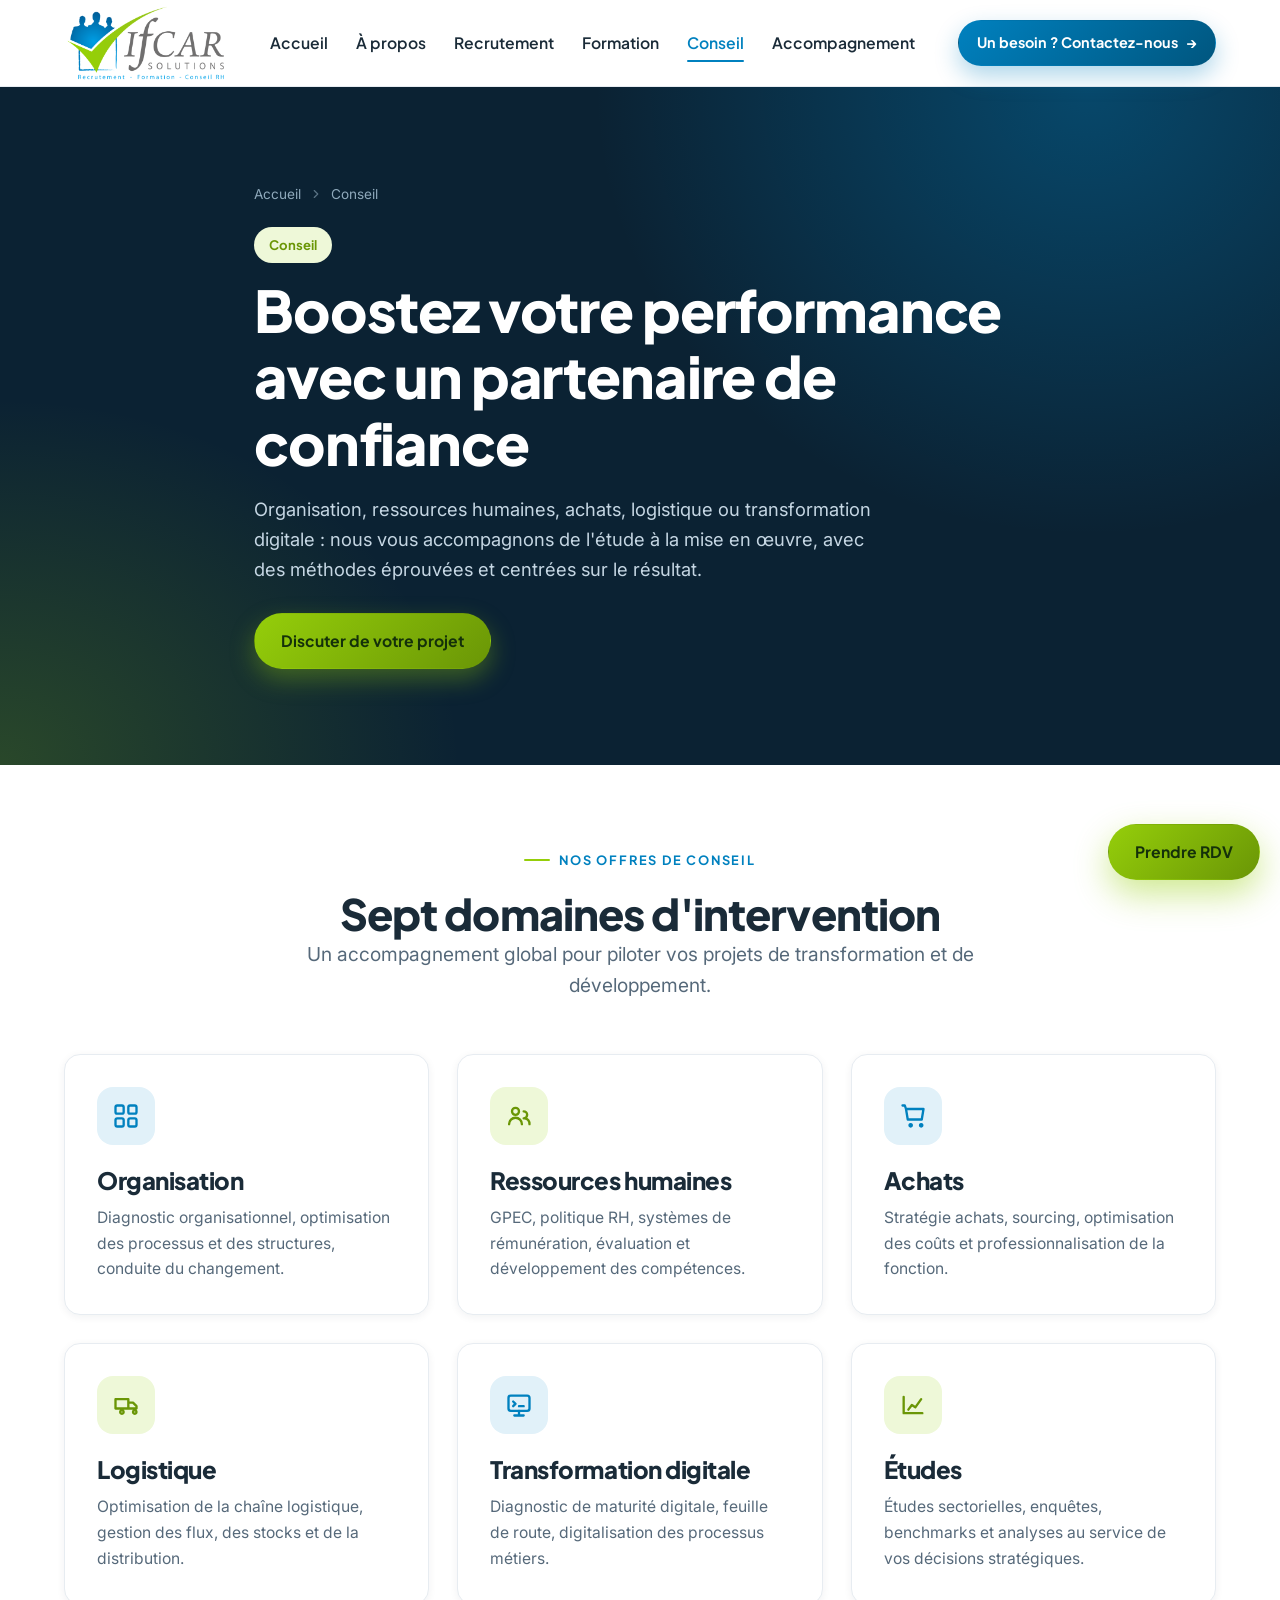
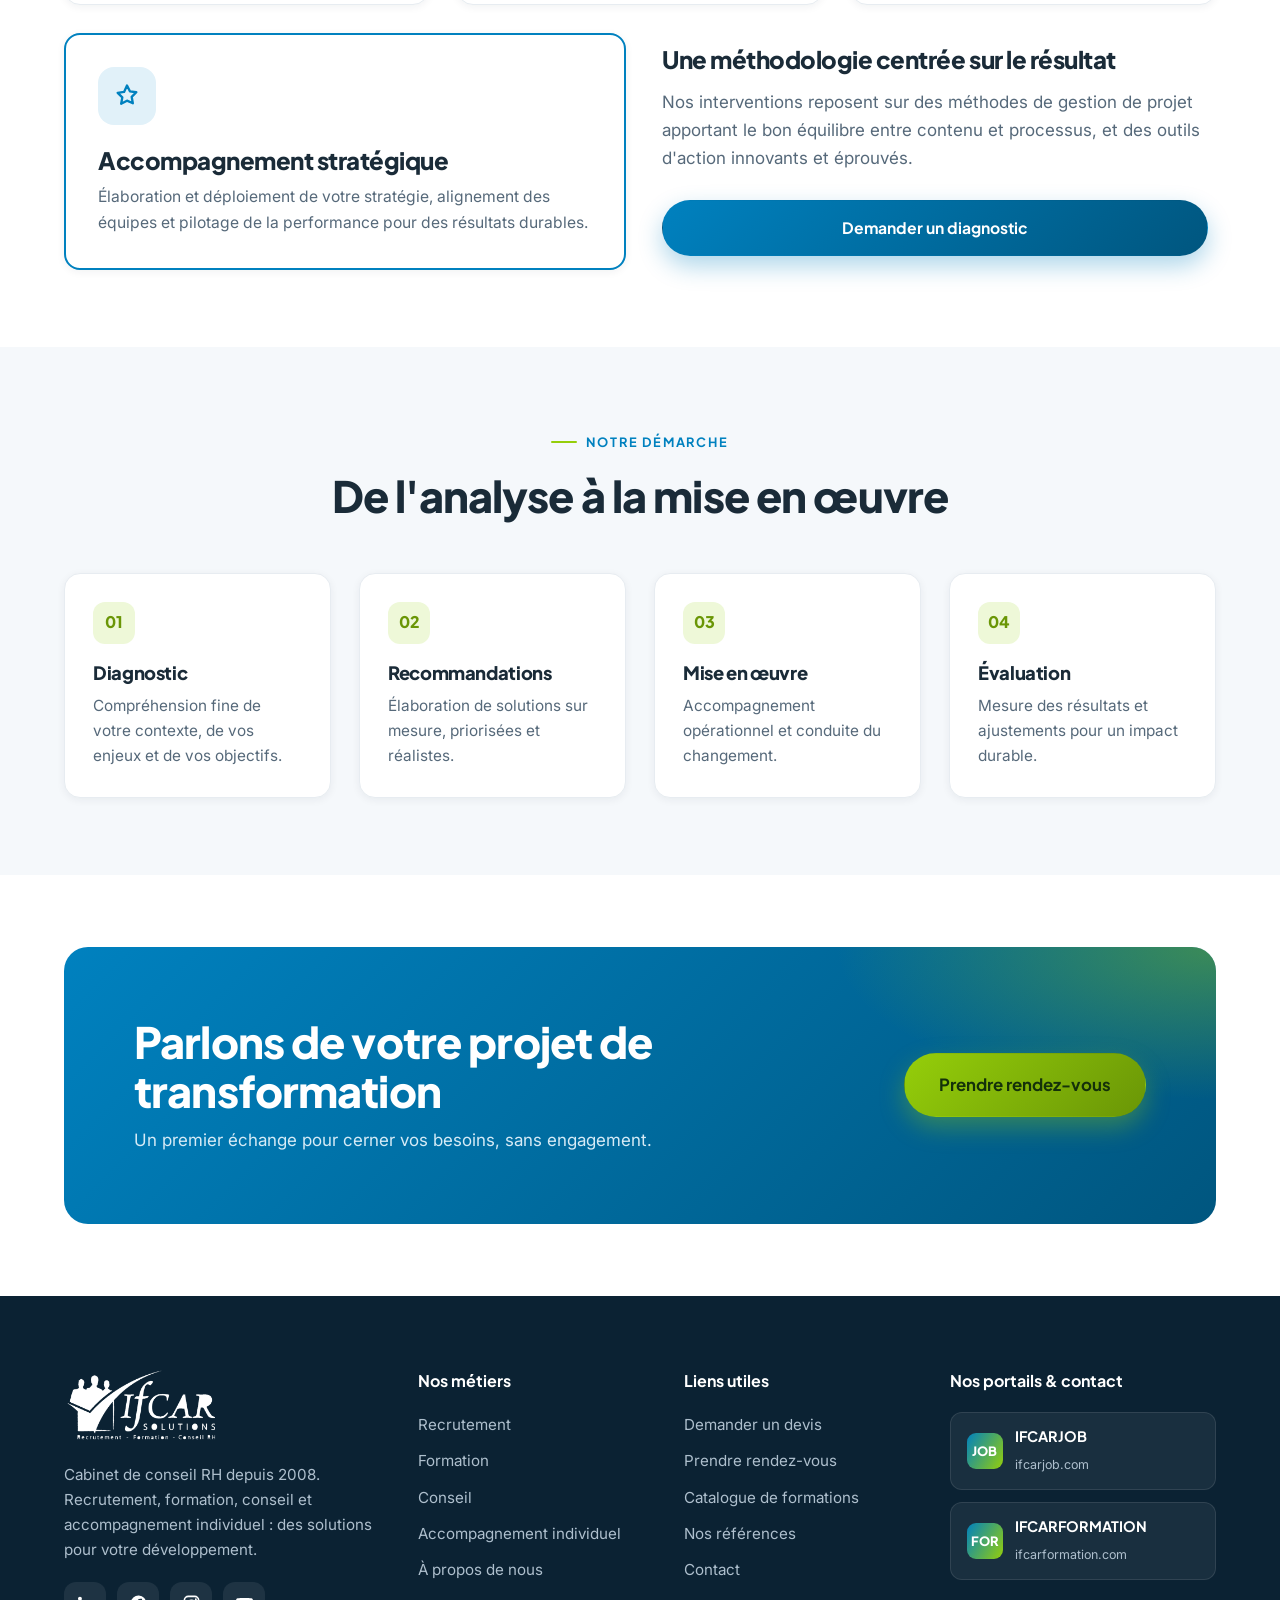
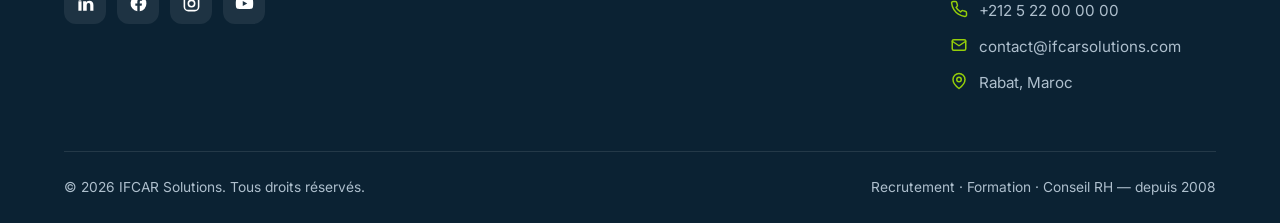
<file: conseil.html>
<!DOCTYPE html>
<html lang="fr">
<head>
<meta charset="UTF-8" />
<meta name="viewport" content="width=device-width, initial-scale=1.0" />
<title>Conseil — IFCAR Solutions | Organisation, RH, Transformation digitale</title>
<meta name="description" content="Conseil IFCAR Solutions : organisation, RH, achats, logistique, transformation digitale, études et accompagnement stratégique. Boostez votre performance avec un partenaire de confiance." />
<link rel="canonical" href="https://www.ifcarsolutions.com/conseil.html" />
<meta property="og:title" content="Conseil — IFCAR Solutions" />
<meta name="theme-color" content="#0081bf" />
<link rel="icon" type="image/png" sizes="32x32" href="assets/img/favicon-32.png" />
<link rel="apple-touch-icon" href="assets/img/favicon.png" />
<link rel="manifest" href="site.webmanifest" />
<link rel="preconnect" href="https://fonts.googleapis.com" />
<link rel="preconnect" href="https://fonts.gstatic.com" crossorigin />
<link href="https://fonts.googleapis.com/css2?family=Inter:wght@400;500;600;700&family=Plus+Jakarta+Sans:wght@600;700;800&display=swap" rel="stylesheet" />
<link rel="stylesheet" href="assets/css/style.css" />
</head>
<body>
<a class="skip-link" href="#main">Aller au contenu</a>

<header class="site-header">
  <div class="container nav">
    <a target="_blank" rel="noopener" href="index.html" class="brand" aria-label="IFCAR Solutions — accueil"><img src="assets/img/logo.png" alt="IFCAR Solutions — Recrutement, Formation, Conseil RH" /></a>

    <nav class="nav-desktop" aria-label="Navigation principale">
      <ul class="nav-list">
        <li class="nav-item"><a target="_blank" rel="noopener" href="index.html" class="nav-link" data-page="index.html">Accueil</a></li>
        <li class="nav-item"><a target="_blank" rel="noopener" href="a-propos.html" class="nav-link" data-page="a-propos.html">À propos</a></li>
        <li class="nav-item"><a target="_blank" rel="noopener" href="recrutement.html" class="nav-link" data-page="recrutement.html">Recrutement</a></li>
        <li class="nav-item"><a target="_blank" rel="noopener" href="formation.html" class="nav-link" data-page="formation.html">Formation</a></li>
        <li class="nav-item"><a target="_blank" rel="noopener" href="conseil.html" class="nav-link" data-page="conseil.html">Conseil</a></li>
        <li class="nav-item"><a target="_blank" rel="noopener" href="accompagnement.html" class="nav-link" data-page="accompagnement.html">Accompagnement</a></li>
      </ul>
    </nav>

    <div class="nav-actions">
      <a target="_blank" rel="noopener" href="contact.html" class="btn btn--blue btn--sm nav-contact">Un besoin ? Contactez-nous</a>
      <button class="burger" aria-label="Ouvrir le menu" aria-expanded="false" aria-controls="mobileNav"><span></span><span></span><span></span></button>
    </div>
  </div>
</header>

<div class="mobile-nav" id="mobileNav" aria-hidden="true">
  <nav class="mobile-nav__inner" aria-label="Navigation mobile">
    <a target="_blank" rel="noopener" href="index.html" class="m-link" data-page="index.html">Accueil <svg viewBox="0 0 24 24" fill="none" stroke="currentColor" stroke-width="2"><path d="m9 6 6 6-6 6" stroke-linecap="round" stroke-linejoin="round"/></svg></a>
    <a target="_blank" rel="noopener" href="a-propos.html" class="m-link" data-page="a-propos.html">À propos <svg viewBox="0 0 24 24" fill="none" stroke="currentColor" stroke-width="2"><path d="m9 6 6 6-6 6" stroke-linecap="round" stroke-linejoin="round"/></svg></a>
    <a target="_blank" rel="noopener" href="recrutement.html" class="m-link" data-page="recrutement.html">Recrutement <svg viewBox="0 0 24 24" fill="none" stroke="currentColor" stroke-width="2"><path d="m9 6 6 6-6 6" stroke-linecap="round" stroke-linejoin="round"/></svg></a>
    <a target="_blank" rel="noopener" href="formation.html" class="m-link" data-page="formation.html">Formation <svg viewBox="0 0 24 24" fill="none" stroke="currentColor" stroke-width="2"><path d="m9 6 6 6-6 6" stroke-linecap="round" stroke-linejoin="round"/></svg></a>
    <a target="_blank" rel="noopener" href="conseil.html" class="m-link" data-page="conseil.html">Conseil <svg viewBox="0 0 24 24" fill="none" stroke="currentColor" stroke-width="2"><path d="m9 6 6 6-6 6" stroke-linecap="round" stroke-linejoin="round"/></svg></a>
    <a target="_blank" rel="noopener" href="accompagnement.html" class="m-link" data-page="accompagnement.html">Accompagnement <svg viewBox="0 0 24 24" fill="none" stroke="currentColor" stroke-width="2"><path d="m9 6 6 6-6 6" stroke-linecap="round" stroke-linejoin="round"/></svg></a>
    <a target="_blank" rel="noopener" href="contact.html" class="m-link" data-page="contact.html">Contact <svg viewBox="0 0 24 24" fill="none" stroke="currentColor" stroke-width="2"><path d="m9 6 6 6-6 6" stroke-linecap="round" stroke-linejoin="round"/></svg></a>
    <div class="mobile-nav__cta">
      <a target="_blank" rel="noopener" href="contact.html" class="btn btn--outline btn--lg">Demander un devis</a>
      <a target="_blank" rel="noopener" href="contact.html" class="btn btn--primary btn--lg">Prendre rendez-vous</a>
    </div>
    <div class="mobile-nav__foot">
      <div class="socials">
        <a href="#" aria-label="LinkedIn"><svg viewBox="0 0 24 24" fill="currentColor"><path d="M4.98 3.5A2.5 2.5 0 1 1 5 8.5a2.5 2.5 0 0 1-.02-5zM3 9h4v12H3zM9 9h3.8v1.7h.05c.53-1 1.83-2.05 3.77-2.05C20.5 8.65 22 10.8 22 14v7h-4v-6.2c0-1.5-.03-3.4-2.07-3.4-2.07 0-2.39 1.62-2.39 3.3V21H9z"/></svg></a>
        <a href="#" aria-label="Facebook"><svg viewBox="0 0 24 24" fill="currentColor"><path d="M22 12a10 10 0 1 0-11.5 9.9v-7H8v-2.9h2.5V9.8c0-2.5 1.5-3.9 3.8-3.9 1.1 0 2.2.2 2.2.2v2.5h-1.3c-1.2 0-1.6.8-1.6 1.6v1.8h2.8l-.45 2.9h-2.35v7A10 10 0 0 0 22 12z"/></svg></a>
        <a href="#" aria-label="Instagram"><svg viewBox="0 0 24 24" fill="none" stroke="currentColor" stroke-width="2"><rect x="3" y="3" width="18" height="18" rx="5"/><circle cx="12" cy="12" r="4"/><circle cx="17.5" cy="6.5" r="1.2" fill="currentColor" stroke="none"/></svg></a>
        <a href="#" aria-label="YouTube"><svg viewBox="0 0 24 24" fill="currentColor"><path d="M23 12s0-3.3-.4-4.8a2.5 2.5 0 0 0-1.8-1.8C19.3 5 12 5 12 5s-7.3 0-8.8.4a2.5 2.5 0 0 0-1.8 1.8C1 8.7 1 12 1 12s0 3.3.4 4.8a2.5 2.5 0 0 0 1.8 1.8C4.7 19 12 19 12 19s7.3 0 8.8-.4a2.5 2.5 0 0 0 1.8-1.8C23 15.3 23 12 23 12zM9.8 15.3V8.7l5.7 3.3z"/></svg></a>
      </div>
      <div class="m-contact">
        <a href="tel:+212522000000"><svg viewBox="0 0 24 24" fill="none" stroke="currentColor" stroke-width="2"><path d="M22 16.9v3a2 2 0 0 1-2.2 2 19.8 19.8 0 0 1-8.6-3 19.5 19.5 0 0 1-6-6 19.8 19.8 0 0 1-3-8.6A2 2 0 0 1 4.1 2h3a2 2 0 0 1 2 1.7c.1 1 .4 1.9.7 2.8a2 2 0 0 1-.5 2.1L8.1 9.9a16 16 0 0 0 6 6l1.3-1.3a2 2 0 0 1 2.1-.4c.9.3 1.8.6 2.8.7a2 2 0 0 1 1.7 2z" stroke-linecap="round" stroke-linejoin="round"/></svg>+212 5 22 00 00 00</a>
        <a href="mailto:contact@ifcarsolutions.com"><svg viewBox="0 0 24 24" fill="none" stroke="currentColor" stroke-width="2"><rect x="3" y="5" width="18" height="14" rx="2"/><path d="m3 7 9 6 9-6" stroke-linecap="round" stroke-linejoin="round"/></svg>contact@ifcarsolutions.com</a>
      </div>
    </div>
  </nav>
</div>

<main id="main">

<section class="page-hero">
  <div class="container page-hero__inner">
    <nav class="breadcrumb"><a target="_blank" rel="noopener" href="index.html">Accueil</a><svg viewBox="0 0 24 24" fill="none" stroke="currentColor" stroke-width="2"><path d="m9 6 6 6-6 6" stroke-linecap="round" stroke-linejoin="round"/></svg><span>Conseil</span></nav>
    <span class="pill green">Conseil</span>
    <h1 class="mt-s">Boostez votre performance avec un partenaire de confiance</h1>
    <p>Organisation, ressources humaines, achats, logistique ou transformation digitale : nous vous accompagnons de l'étude à la mise en œuvre, avec des méthodes éprouvées et centrées sur le résultat.</p>
    <div class="btn-row mt"><a target="_blank" rel="noopener" href="contact.html" class="btn btn--primary">Discuter de votre projet</a></div>
  </div>
</section>

<!-- Offres -->
<section class="section">
  <div class="container">
    <div class="section-head center reveal">
      <span class="eyebrow eyebrow--center">Nos offres de conseil</span>
      <h2>Sept domaines d'intervention</h2>
      <p class="lead">Un accompagnement global pour piloter vos projets de transformation et de développement.</p>
    </div>
    <div class="grid g-3">
      <div class="card svc reveal" data-d="1"><div class="ic"><svg viewBox="0 0 24 24" fill="none" stroke="currentColor" stroke-width="2"><rect x="3" y="3" width="7" height="7" rx="1.5"/><rect x="14" y="3" width="7" height="7" rx="1.5"/><rect x="3" y="14" width="7" height="7" rx="1.5"/><rect x="14" y="14" width="7" height="7" rx="1.5"/></svg></div><h3>Organisation</h3><p>Diagnostic organisationnel, optimisation des processus et des structures, conduite du changement.</p></div>
      <div class="card svc is-green reveal" data-d="2"><div class="ic"><svg viewBox="0 0 24 24" fill="none" stroke="currentColor" stroke-width="2"><circle cx="9" cy="8" r="3"/><path d="M3.5 19a5.5 5.5 0 0 1 11 0M16 8a3 3 0 0 1 0 6M21 19a5 5 0 0 0-4-4.9" stroke-linecap="round"/></svg></div><h3>Ressources humaines</h3><p>GPEC, politique RH, systèmes de rémunération, évaluation et développement des compétences.</p></div>
      <div class="card svc reveal" data-d="3"><div class="ic"><svg viewBox="0 0 24 24" fill="none" stroke="currentColor" stroke-width="2"><path d="M6 6h15l-1.5 9H7.5L6 6zM6 6 5 3H3M9 20a1 1 0 1 0 0-.01M18 20a1 1 0 1 0 0-.01" stroke-linecap="round" stroke-linejoin="round"/></svg></div><h3>Achats</h3><p>Stratégie achats, sourcing, optimisation des coûts et professionnalisation de la fonction.</p></div>
      <div class="card svc is-green reveal" data-d="1"><div class="ic"><svg viewBox="0 0 24 24" fill="none" stroke="currentColor" stroke-width="2"><path d="M3 7h11v8H3zM14 10h4l3 3v2h-7M7 18a1.5 1.5 0 1 0 0-.01M18 18a1.5 1.5 0 1 0 0-.01" stroke-linecap="round" stroke-linejoin="round"/></svg></div><h3>Logistique</h3><p>Optimisation de la chaîne logistique, gestion des flux, des stocks et de la distribution.</p></div>
      <div class="card svc reveal" data-d="2"><div class="ic"><svg viewBox="0 0 24 24" fill="none" stroke="currentColor" stroke-width="2"><rect x="3" y="4" width="18" height="13" rx="2"/><path d="M8 21h8M12 17v4M7 9l2 2-2 2M12 13h4" stroke-linecap="round" stroke-linejoin="round"/></svg></div><h3>Transformation digitale</h3><p>Diagnostic de maturité digitale, feuille de route, digitalisation des processus métiers.</p></div>
      <div class="card svc is-green reveal" data-d="3"><div class="ic"><svg viewBox="0 0 24 24" fill="none" stroke="currentColor" stroke-width="2"><path d="M4 19V5M4 19h16M8 16l3-4 3 2 5-7" stroke-linecap="round" stroke-linejoin="round"/></svg></div><h3>Études</h3><p>Études sectorielles, enquêtes, benchmarks et analyses au service de vos décisions stratégiques.</p></div>
    </div>
    <div class="grid g-2 mt">
      <div class="card svc reveal" style="border:2px solid var(--blue)"><div class="ic"><svg viewBox="0 0 24 24" fill="none" stroke="currentColor" stroke-width="2"><path d="M12 3l2.5 5 5.5.8-4 3.9 1 5.5L12 16l-5 2.7 1-5.5-4-3.9 5.5-.8L12 3z" stroke-linecap="round" stroke-linejoin="round"/></svg></div><h3>Accompagnement stratégique</h3><p>Élaboration et déploiement de votre stratégie, alignement des équipes et pilotage de la performance pour des résultats durables.</p></div>
      <div class="reveal" data-d="2" style="display:flex;flex-direction:column;justify-content:center;padding:8px">
        <h3>Une méthodologie centrée sur le résultat</h3>
        <p class="muted mt-s">Nos interventions reposent sur des méthodes de gestion de projet apportant le bon équilibre entre contenu et processus, et des outils d'action innovants et éprouvés.</p>
        <a target="_blank" rel="noopener" href="contact.html" class="btn btn--blue mt">Demander un diagnostic</a>
      </div>
    </div>
  </div>
</section>

<!-- Process -->
<section class="section section--soft">
  <div class="container">
    <div class="section-head center reveal">
      <span class="eyebrow eyebrow--center">Notre démarche</span>
      <h2>De l'analyse à la mise en œuvre</h2>
    </div>
    <div class="grid g-4">
      <div class="value-card reveal" data-d="1"><div class="vnum">01</div><h3>Diagnostic</h3><p>Compréhension fine de votre contexte, de vos enjeux et de vos objectifs.</p></div>
      <div class="value-card reveal" data-d="2"><div class="vnum">02</div><h3>Recommandations</h3><p>Élaboration de solutions sur mesure, priorisées et réalistes.</p></div>
      <div class="value-card reveal" data-d="3"><div class="vnum">03</div><h3>Mise en œuvre</h3><p>Accompagnement opérationnel et conduite du changement.</p></div>
      <div class="value-card reveal" data-d="4"><div class="vnum">04</div><h3>Évaluation</h3><p>Mesure des résultats et ajustements pour un impact durable.</p></div>
    </div>
  </div>
</section>

<section class="section--tight">
  <div class="container">
    <div class="cta-band reveal">
      <div class="cta-band__inner">
        <div><h2>Parlons de votre projet de transformation</h2><p>Un premier échange pour cerner vos besoins, sans engagement.</p></div>
        <div class="btn-row"><a target="_blank" rel="noopener" href="contact.html" class="btn btn--primary btn--lg">Prendre rendez-vous</a></div>
      </div>
    </div>
  </div>
</section>

</main>

<footer class="footer">
  <div class="container">
    <div class="footer__grid">
      <div class="footer__brand">
        <img src="assets/img/logo.png" alt="IFCAR Solutions" />
        <p>Cabinet de conseil RH depuis 2008. Recrutement, formation, conseil et accompagnement individuel : des solutions pour votre développement.</p>
        <div class="socials">
          <a href="#" aria-label="LinkedIn"><svg viewBox="0 0 24 24" fill="currentColor"><path d="M4.98 3.5A2.5 2.5 0 1 1 5 8.5a2.5 2.5 0 0 1-.02-5zM3 9h4v12H3zM9 9h3.8v1.7h.05c.53-1 1.83-2.05 3.77-2.05C20.5 8.65 22 10.8 22 14v7h-4v-6.2c0-1.5-.03-3.4-2.07-3.4-2.07 0-2.39 1.62-2.39 3.3V21H9z"/></svg></a>
          <a href="#" aria-label="Facebook"><svg viewBox="0 0 24 24" fill="currentColor"><path d="M22 12a10 10 0 1 0-11.5 9.9v-7H8v-2.9h2.5V9.8c0-2.5 1.5-3.9 3.8-3.9 1.1 0 2.2.2 2.2.2v2.5h-1.3c-1.2 0-1.6.8-1.6 1.6v1.8h2.8l-.45 2.9h-2.35v7A10 10 0 0 0 22 12z"/></svg></a>
          <a href="#" aria-label="Instagram"><svg viewBox="0 0 24 24" fill="none" stroke="currentColor" stroke-width="2"><rect x="3" y="3" width="18" height="18" rx="5"/><circle cx="12" cy="12" r="4"/><circle cx="17.5" cy="6.5" r="1.2" fill="currentColor" stroke="none"/></svg></a>
          <a href="#" aria-label="YouTube"><svg viewBox="0 0 24 24" fill="currentColor"><path d="M23 12s0-3.3-.4-4.8a2.5 2.5 0 0 0-1.8-1.8C19.3 5 12 5 12 5s-7.3 0-8.8.4a2.5 2.5 0 0 0-1.8 1.8C1 8.7 1 12 1 12s0 3.3.4 4.8a2.5 2.5 0 0 0 1.8 1.8C4.7 19 12 19 12 19s7.3 0 8.8-.4a2.5 2.5 0 0 0 1.8-1.8C23 15.3 23 12 23 12zM9.8 15.3V8.7l5.7 3.3z"/></svg></a>
        </div>
      </div>
      <div><h5>Nos métiers</h5><ul><li><a target="_blank" rel="noopener" href="recrutement.html">Recrutement</a></li><li><a target="_blank" rel="noopener" href="formation.html">Formation</a></li><li><a target="_blank" rel="noopener" href="conseil.html">Conseil</a></li><li><a target="_blank" rel="noopener" href="accompagnement.html">Accompagnement individuel</a></li><li><a target="_blank" rel="noopener" href="a-propos.html">À propos de nous</a></li></ul></div>
      <div><h5>Liens utiles</h5><ul><li><a target="_blank" rel="noopener" href="contact.html">Demander un devis</a></li><li><a target="_blank" rel="noopener" href="contact.html">Prendre rendez-vous</a></li><li><a target="_blank" rel="noopener" href="formation.html">Catalogue de formations</a></li><li><a target="_blank" rel="noopener" href="index.html#references">Nos références</a></li><li><a target="_blank" rel="noopener" href="contact.html">Contact</a></li></ul></div>
      <div>
        <h5>Nos portails &amp; contact</h5>
        <div class="portal-links">
          <a href="https://www.ifcarjob.com" target="_blank" rel="noopener" class="portal-link"><span class="pic">JOB</span><div><strong>IFCARJOB</strong><small>ifcarjob.com</small></div></a>
          <a href="https://www.ifcarformation.com" target="_blank" rel="noopener" class="portal-link"><span class="pic">FOR</span><div><strong>IFCARFORMATION</strong><small>ifcarformation.com</small></div></a>
        </div>
        <ul class="foot-contact" style="margin-top:18px">
          <li><svg viewBox="0 0 24 24" fill="none" stroke="currentColor" stroke-width="2"><path d="M22 16.9v3a2 2 0 0 1-2.2 2 19.8 19.8 0 0 1-8.6-3 19.5 19.5 0 0 1-6-6 19.8 19.8 0 0 1-3-8.6A2 2 0 0 1 4.1 2h3a2 2 0 0 1 2 1.7c.1 1 .4 1.9.7 2.8a2 2 0 0 1-.5 2.1L8.1 9.9a16 16 0 0 0 6 6l1.3-1.3a2 2 0 0 1 2.1-.4c.9.3 1.8.6 2.8.7a2 2 0 0 1 1.7 2z" stroke-linecap="round" stroke-linejoin="round"/></svg><a href="tel:+212522000000">+212 5 22 00 00 00</a></li>
          <li><svg viewBox="0 0 24 24" fill="none" stroke="currentColor" stroke-width="2"><rect x="3" y="5" width="18" height="14" rx="2"/><path d="m3 7 9 6 9-6" stroke-linecap="round" stroke-linejoin="round"/></svg><a href="mailto:contact@ifcarsolutions.com">contact@ifcarsolutions.com</a></li>
          <li><svg viewBox="0 0 24 24" fill="none" stroke="currentColor" stroke-width="2"><path d="M20 10c0 6-8 12-8 12s-8-6-8-12a8 8 0 0 1 16 0z" stroke-linecap="round" stroke-linejoin="round"/><circle cx="12" cy="10" r="3"/></svg><span>Rabat, Maroc</span></li>
        </ul>
      </div>
    </div>
    <div class="footer__bottom">
      <span>© <span id="year">2026</span> IFCAR Solutions. Tous droits réservés.</span>
      <span>Recrutement · Formation · Conseil RH — depuis 2008</span>
    </div>
  </div>
</footer>

<a target="_blank" rel="noopener" href="contact.html" class="btn btn--primary float-cta">Prendre RDV</a>
<script src="assets/js/main.js"></script>
</body>
</html>
</file>
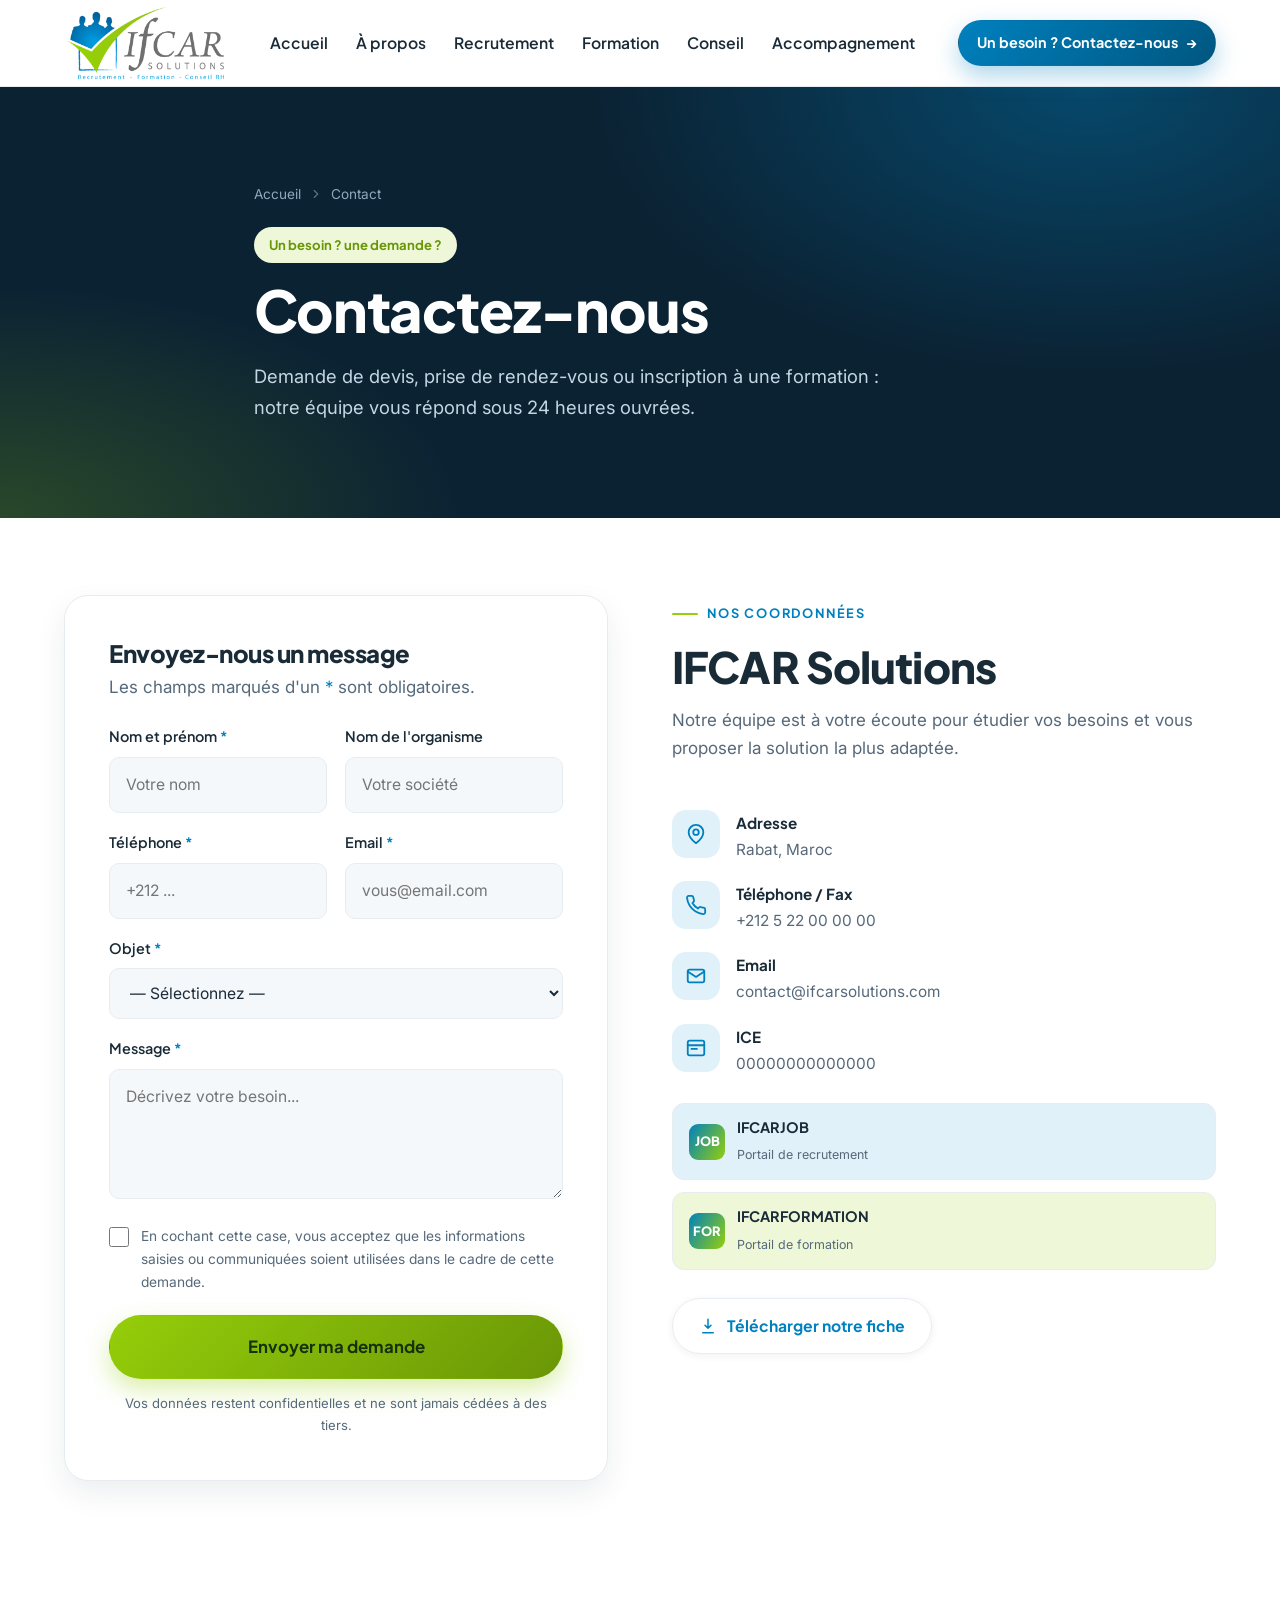
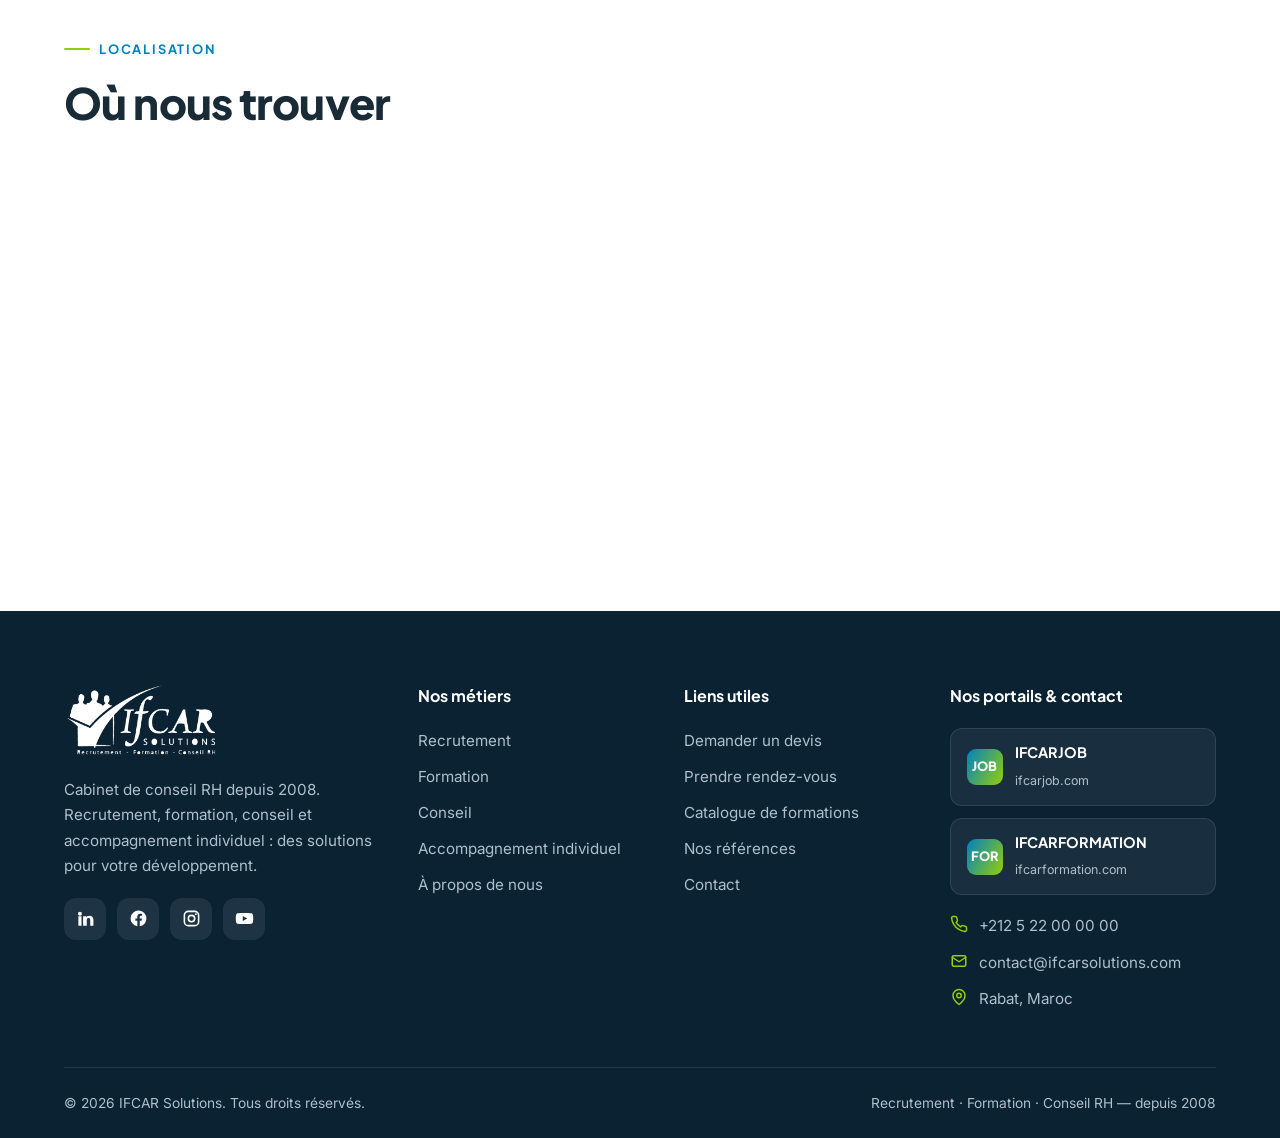
<file: contact.html>
<!DOCTYPE html>
<html lang="fr">
<head>
<meta charset="UTF-8" />
<meta name="viewport" content="width=device-width, initial-scale=1.0" />
<title>Contact — IFCAR Solutions | Devis, Rendez-vous & Inscriptions</title>
<meta name="description" content="Contactez IFCAR Solutions pour une demande de devis, un rendez-vous ou une inscription. Cabinet de conseil RH à Rabat : recrutement, formation, conseil et accompagnement." />
<link rel="canonical" href="https://www.ifcarsolutions.com/contact.html" />
<meta property="og:title" content="Contact — IFCAR Solutions" />
<meta name="theme-color" content="#0081bf" />
<link rel="icon" type="image/png" sizes="32x32" href="assets/img/favicon-32.png" />
<link rel="apple-touch-icon" href="assets/img/favicon.png" />
<link rel="manifest" href="site.webmanifest" />
<link rel="preconnect" href="https://fonts.googleapis.com" />
<link rel="preconnect" href="https://fonts.gstatic.com" crossorigin />
<link href="https://fonts.googleapis.com/css2?family=Inter:wght@400;500;600;700&family=Plus+Jakarta+Sans:wght@600;700;800&display=swap" rel="stylesheet" />
<link rel="stylesheet" href="assets/css/style.css" />
</head>
<body>
<a class="skip-link" href="#main">Aller au contenu</a>

<header class="site-header">
  <div class="container nav">
    <a target="_blank" rel="noopener" href="index.html" class="brand" aria-label="IFCAR Solutions — accueil"><img src="assets/img/logo.png" alt="IFCAR Solutions — Recrutement, Formation, Conseil RH" /></a>

    <nav class="nav-desktop" aria-label="Navigation principale">
      <ul class="nav-list">
        <li class="nav-item"><a target="_blank" rel="noopener" href="index.html" class="nav-link" data-page="index.html">Accueil</a></li>
        <li class="nav-item"><a target="_blank" rel="noopener" href="a-propos.html" class="nav-link" data-page="a-propos.html">À propos</a></li>
        <li class="nav-item"><a target="_blank" rel="noopener" href="recrutement.html" class="nav-link" data-page="recrutement.html">Recrutement</a></li>
        <li class="nav-item"><a target="_blank" rel="noopener" href="formation.html" class="nav-link" data-page="formation.html">Formation</a></li>
        <li class="nav-item"><a target="_blank" rel="noopener" href="conseil.html" class="nav-link" data-page="conseil.html">Conseil</a></li>
        <li class="nav-item"><a target="_blank" rel="noopener" href="accompagnement.html" class="nav-link" data-page="accompagnement.html">Accompagnement</a></li>
      </ul>
    </nav>

    <div class="nav-actions">
      <a target="_blank" rel="noopener" href="contact.html" class="btn btn--blue btn--sm nav-contact">Un besoin ? Contactez-nous</a>
      <button class="burger" aria-label="Ouvrir le menu" aria-expanded="false" aria-controls="mobileNav"><span></span><span></span><span></span></button>
    </div>
  </div>
</header>

<div class="mobile-nav" id="mobileNav" aria-hidden="true">
  <nav class="mobile-nav__inner" aria-label="Navigation mobile">
    <a target="_blank" rel="noopener" href="index.html" class="m-link" data-page="index.html">Accueil <svg viewBox="0 0 24 24" fill="none" stroke="currentColor" stroke-width="2"><path d="m9 6 6 6-6 6" stroke-linecap="round" stroke-linejoin="round"/></svg></a>
    <a target="_blank" rel="noopener" href="a-propos.html" class="m-link" data-page="a-propos.html">À propos <svg viewBox="0 0 24 24" fill="none" stroke="currentColor" stroke-width="2"><path d="m9 6 6 6-6 6" stroke-linecap="round" stroke-linejoin="round"/></svg></a>
    <a target="_blank" rel="noopener" href="recrutement.html" class="m-link" data-page="recrutement.html">Recrutement <svg viewBox="0 0 24 24" fill="none" stroke="currentColor" stroke-width="2"><path d="m9 6 6 6-6 6" stroke-linecap="round" stroke-linejoin="round"/></svg></a>
    <a target="_blank" rel="noopener" href="formation.html" class="m-link" data-page="formation.html">Formation <svg viewBox="0 0 24 24" fill="none" stroke="currentColor" stroke-width="2"><path d="m9 6 6 6-6 6" stroke-linecap="round" stroke-linejoin="round"/></svg></a>
    <a target="_blank" rel="noopener" href="conseil.html" class="m-link" data-page="conseil.html">Conseil <svg viewBox="0 0 24 24" fill="none" stroke="currentColor" stroke-width="2"><path d="m9 6 6 6-6 6" stroke-linecap="round" stroke-linejoin="round"/></svg></a>
    <a target="_blank" rel="noopener" href="accompagnement.html" class="m-link" data-page="accompagnement.html">Accompagnement <svg viewBox="0 0 24 24" fill="none" stroke="currentColor" stroke-width="2"><path d="m9 6 6 6-6 6" stroke-linecap="round" stroke-linejoin="round"/></svg></a>
    <a target="_blank" rel="noopener" href="contact.html" class="m-link" data-page="contact.html">Contact <svg viewBox="0 0 24 24" fill="none" stroke="currentColor" stroke-width="2"><path d="m9 6 6 6-6 6" stroke-linecap="round" stroke-linejoin="round"/></svg></a>
    <div class="mobile-nav__cta">
      <a target="_blank" rel="noopener" href="contact.html" class="btn btn--outline btn--lg">Demander un devis</a>
      <a target="_blank" rel="noopener" href="contact.html" class="btn btn--primary btn--lg">Prendre rendez-vous</a>
    </div>
    <div class="mobile-nav__foot">
      <div class="socials">
        <a href="#" aria-label="LinkedIn"><svg viewBox="0 0 24 24" fill="currentColor"><path d="M4.98 3.5A2.5 2.5 0 1 1 5 8.5a2.5 2.5 0 0 1-.02-5zM3 9h4v12H3zM9 9h3.8v1.7h.05c.53-1 1.83-2.05 3.77-2.05C20.5 8.65 22 10.8 22 14v7h-4v-6.2c0-1.5-.03-3.4-2.07-3.4-2.07 0-2.39 1.62-2.39 3.3V21H9z"/></svg></a>
        <a href="#" aria-label="Facebook"><svg viewBox="0 0 24 24" fill="currentColor"><path d="M22 12a10 10 0 1 0-11.5 9.9v-7H8v-2.9h2.5V9.8c0-2.5 1.5-3.9 3.8-3.9 1.1 0 2.2.2 2.2.2v2.5h-1.3c-1.2 0-1.6.8-1.6 1.6v1.8h2.8l-.45 2.9h-2.35v7A10 10 0 0 0 22 12z"/></svg></a>
        <a href="#" aria-label="Instagram"><svg viewBox="0 0 24 24" fill="none" stroke="currentColor" stroke-width="2"><rect x="3" y="3" width="18" height="18" rx="5"/><circle cx="12" cy="12" r="4"/><circle cx="17.5" cy="6.5" r="1.2" fill="currentColor" stroke="none"/></svg></a>
        <a href="#" aria-label="YouTube"><svg viewBox="0 0 24 24" fill="currentColor"><path d="M23 12s0-3.3-.4-4.8a2.5 2.5 0 0 0-1.8-1.8C19.3 5 12 5 12 5s-7.3 0-8.8.4a2.5 2.5 0 0 0-1.8 1.8C1 8.7 1 12 1 12s0 3.3.4 4.8a2.5 2.5 0 0 0 1.8 1.8C4.7 19 12 19 12 19s7.3 0 8.8-.4a2.5 2.5 0 0 0 1.8-1.8C23 15.3 23 12 23 12zM9.8 15.3V8.7l5.7 3.3z"/></svg></a>
      </div>
      <div class="m-contact">
        <a href="tel:+212522000000"><svg viewBox="0 0 24 24" fill="none" stroke="currentColor" stroke-width="2"><path d="M22 16.9v3a2 2 0 0 1-2.2 2 19.8 19.8 0 0 1-8.6-3 19.5 19.5 0 0 1-6-6 19.8 19.8 0 0 1-3-8.6A2 2 0 0 1 4.1 2h3a2 2 0 0 1 2 1.7c.1 1 .4 1.9.7 2.8a2 2 0 0 1-.5 2.1L8.1 9.9a16 16 0 0 0 6 6l1.3-1.3a2 2 0 0 1 2.1-.4c.9.3 1.8.6 2.8.7a2 2 0 0 1 1.7 2z" stroke-linecap="round" stroke-linejoin="round"/></svg>+212 5 22 00 00 00</a>
        <a href="mailto:contact@ifcarsolutions.com"><svg viewBox="0 0 24 24" fill="none" stroke="currentColor" stroke-width="2"><rect x="3" y="5" width="18" height="14" rx="2"/><path d="m3 7 9 6 9-6" stroke-linecap="round" stroke-linejoin="round"/></svg>contact@ifcarsolutions.com</a>
      </div>
    </div>
  </nav>
</div>

<main id="main">

<section class="page-hero">
  <div class="container page-hero__inner">
    <nav class="breadcrumb"><a target="_blank" rel="noopener" href="index.html">Accueil</a><svg viewBox="0 0 24 24" fill="none" stroke="currentColor" stroke-width="2"><path d="m9 6 6 6-6 6" stroke-linecap="round" stroke-linejoin="round"/></svg><span>Contact</span></nav>
    <span class="pill green">Un besoin ? une demande ?</span>
    <h1 class="mt-s">Contactez-nous</h1>
    <p>Demande de devis, prise de rendez-vous ou inscription à une formation : notre équipe vous répond sous 24 heures ouvrées.</p>
  </div>
</section>

<section class="section">
  <div class="container">
    <div class="split" style="align-items:start">
      <!-- Form -->
      <div class="reveal">
        <form class="form-card" data-demo>
          <div class="form-msg" role="status"></div>
          <h2 style="font-size:1.5rem;margin-bottom:6px">Envoyez-nous un message</h2>
          <p class="muted" style="margin-bottom:24px">Les champs marqués d'un <span style="color:var(--blue)">*</span> sont obligatoires.</p>
          <div class="field-row">
            <div class="field"><label>Nom et prénom <span class="req">*</span></label><input type="text" name="nom" required placeholder="Votre nom" /></div>
            <div class="field"><label>Nom de l'organisme</label><input type="text" name="organisme" placeholder="Votre société" /></div>
          </div>
          <div class="field-row">
            <div class="field"><label>Téléphone <span class="req">*</span></label><input type="tel" name="tel" required placeholder="+212 ..." /></div>
            <div class="field"><label>Email <span class="req">*</span></label><input type="email" name="email" required placeholder="vous@email.com" /></div>
          </div>
          <div class="field"><label>Objet <span class="req">*</span></label>
            <select name="objet" required>
              <option value="">— Sélectionnez —</option>
              <option>Demande de devis</option>
              <option>Demande de rendez-vous</option>
              <option>Inscription à une formation</option>
              <option>Recrutement</option>
              <option>Conseil</option>
              <option>Accompagnement individuel</option>
              <option>Autre</option>
            </select>
          </div>
          <div class="field"><label>Message <span class="req">*</span></label><textarea name="message" required placeholder="Décrivez votre besoin..."></textarea></div>
          <label class="consent"><input type="checkbox" required /><span>En cochant cette case, vous acceptez que les informations saisies ou communiquées soient utilisées dans le cadre de cette demande.</span></label>
          <button type="submit" class="btn btn--primary btn--lg" style="width:100%">Envoyer ma demande</button>
          <p class="form-note">Vos données restent confidentielles et ne sont jamais cédées à des tiers.</p>
        </form>
      </div>

      <!-- Coordonnées -->
      <div class="reveal" data-d="2">
        <span class="eyebrow">Nos coordonnées</span>
        <h2>IFCAR Solutions</h2>
        <p class="muted mt-s">Notre équipe est à votre écoute pour étudier vos besoins et vous proposer la solution la plus adaptée.</p>
        <div class="info-list mt-l">
          <div class="info-item"><div class="ic"><svg viewBox="0 0 24 24" fill="none" stroke="currentColor" stroke-width="2"><path d="M20 10c0 6-8 12-8 12s-8-6-8-12a8 8 0 0 1 16 0z" stroke-linecap="round" stroke-linejoin="round"/><circle cx="12" cy="10" r="3"/></svg></div><div><strong>Adresse</strong><span>Rabat, Maroc</span></div></div>
          <div class="info-item"><div class="ic"><svg viewBox="0 0 24 24" fill="none" stroke="currentColor" stroke-width="2"><path d="M22 16.9v3a2 2 0 0 1-2.2 2 19.8 19.8 0 0 1-8.6-3 19.5 19.5 0 0 1-6-6 19.8 19.8 0 0 1-3-8.6A2 2 0 0 1 4.1 2h3a2 2 0 0 1 2 1.7c.1 1 .4 1.9.7 2.8a2 2 0 0 1-.5 2.1L8.1 9.9a16 16 0 0 0 6 6l1.3-1.3a2 2 0 0 1 2.1-.4c.9.3 1.8.6 2.8.7a2 2 0 0 1 1.7 2z" stroke-linecap="round" stroke-linejoin="round"/></svg></div><div><strong>Téléphone / Fax</strong><a href="tel:+212522000000">+212 5 22 00 00 00</a></div></div>
          <div class="info-item"><div class="ic"><svg viewBox="0 0 24 24" fill="none" stroke="currentColor" stroke-width="2"><rect x="3" y="5" width="18" height="14" rx="2"/><path d="m3 7 9 6 9-6" stroke-linecap="round" stroke-linejoin="round"/></svg></div><div><strong>Email</strong><a href="mailto:contact@ifcarsolutions.com">contact@ifcarsolutions.com</a></div></div>
          <div class="info-item"><div class="ic"><svg viewBox="0 0 24 24" fill="none" stroke="currentColor" stroke-width="2"><rect x="3" y="4" width="18" height="16" rx="2"/><path d="M3 9h18M7 13h6" stroke-linecap="round"/></svg></div><div><strong>ICE</strong><span>00000000000000</span></div></div>
        </div>
        <div class="portal-links" style="margin-top:26px">
          <a href="https://www.ifcarjob.com" target="_blank" rel="noopener" class="portal-link" style="background:var(--blue-soft);border-color:var(--line)"><span class="pic">JOB</span><div><strong style="color:var(--ink)">IFCARJOB</strong><small style="color:var(--slate)">Portail de recrutement</small></div></a>
          <a href="https://www.ifcarformation.com" target="_blank" rel="noopener" class="portal-link" style="background:var(--green-soft);border-color:var(--line)"><span class="pic">FOR</span><div><strong style="color:var(--ink)">IFCARFORMATION</strong><small style="color:var(--slate)">Portail de formation</small></div></a>
        </div>
        <a href="#" class="btn btn--outline mt"><svg viewBox="0 0 24 24" fill="none" stroke="currentColor" stroke-width="2"><path d="M12 3v12m0 0 4-4m-4 4-4-4M5 21h14" stroke-linecap="round" stroke-linejoin="round"/></svg>Télécharger notre fiche</a>
      </div>
    </div>
  </div>
</section>

<!-- Map -->
<section class="section--tight" style="padding-bottom:0">
  <div class="container">
    <div class="section-head reveal" style="margin-bottom:24px">
      <span class="eyebrow">Localisation</span>
      <h2>Où nous trouver</h2>
    </div>
  </div>
  <div class="reveal" style="line-height:0">
    <iframe
      title="Localisation IFCAR Solutions — Rabat"
      src="https://www.google.com/maps?q=Rabat,Maroc&output=embed"
      width="100%" height="460" style="border:0;display:block" loading="lazy" referrerpolicy="no-referrer-when-downgrade"></iframe>
  </div>
</section>

</main>

<footer class="footer">
  <div class="container">
    <div class="footer__grid">
      <div class="footer__brand">
        <img src="assets/img/logo.png" alt="IFCAR Solutions" />
        <p>Cabinet de conseil RH depuis 2008. Recrutement, formation, conseil et accompagnement individuel : des solutions pour votre développement.</p>
        <div class="socials">
          <a href="#" aria-label="LinkedIn"><svg viewBox="0 0 24 24" fill="currentColor"><path d="M4.98 3.5A2.5 2.5 0 1 1 5 8.5a2.5 2.5 0 0 1-.02-5zM3 9h4v12H3zM9 9h3.8v1.7h.05c.53-1 1.83-2.05 3.77-2.05C20.5 8.65 22 10.8 22 14v7h-4v-6.2c0-1.5-.03-3.4-2.07-3.4-2.07 0-2.39 1.62-2.39 3.3V21H9z"/></svg></a>
          <a href="#" aria-label="Facebook"><svg viewBox="0 0 24 24" fill="currentColor"><path d="M22 12a10 10 0 1 0-11.5 9.9v-7H8v-2.9h2.5V9.8c0-2.5 1.5-3.9 3.8-3.9 1.1 0 2.2.2 2.2.2v2.5h-1.3c-1.2 0-1.6.8-1.6 1.6v1.8h2.8l-.45 2.9h-2.35v7A10 10 0 0 0 22 12z"/></svg></a>
          <a href="#" aria-label="Instagram"><svg viewBox="0 0 24 24" fill="none" stroke="currentColor" stroke-width="2"><rect x="3" y="3" width="18" height="18" rx="5"/><circle cx="12" cy="12" r="4"/><circle cx="17.5" cy="6.5" r="1.2" fill="currentColor" stroke="none"/></svg></a>
          <a href="#" aria-label="YouTube"><svg viewBox="0 0 24 24" fill="currentColor"><path d="M23 12s0-3.3-.4-4.8a2.5 2.5 0 0 0-1.8-1.8C19.3 5 12 5 12 5s-7.3 0-8.8.4a2.5 2.5 0 0 0-1.8 1.8C1 8.7 1 12 1 12s0 3.3.4 4.8a2.5 2.5 0 0 0 1.8 1.8C4.7 19 12 19 12 19s7.3 0 8.8-.4a2.5 2.5 0 0 0 1.8-1.8C23 15.3 23 12 23 12zM9.8 15.3V8.7l5.7 3.3z"/></svg></a>
        </div>
      </div>
      <div><h5>Nos métiers</h5><ul><li><a target="_blank" rel="noopener" href="recrutement.html">Recrutement</a></li><li><a target="_blank" rel="noopener" href="formation.html">Formation</a></li><li><a target="_blank" rel="noopener" href="conseil.html">Conseil</a></li><li><a target="_blank" rel="noopener" href="accompagnement.html">Accompagnement individuel</a></li><li><a target="_blank" rel="noopener" href="a-propos.html">À propos de nous</a></li></ul></div>
      <div><h5>Liens utiles</h5><ul><li><a target="_blank" rel="noopener" href="contact.html">Demander un devis</a></li><li><a target="_blank" rel="noopener" href="contact.html">Prendre rendez-vous</a></li><li><a target="_blank" rel="noopener" href="formation.html">Catalogue de formations</a></li><li><a target="_blank" rel="noopener" href="index.html#references">Nos références</a></li><li><a target="_blank" rel="noopener" href="contact.html">Contact</a></li></ul></div>
      <div>
        <h5>Nos portails &amp; contact</h5>
        <div class="portal-links">
          <a href="https://www.ifcarjob.com" target="_blank" rel="noopener" class="portal-link"><span class="pic">JOB</span><div><strong>IFCARJOB</strong><small>ifcarjob.com</small></div></a>
          <a href="https://www.ifcarformation.com" target="_blank" rel="noopener" class="portal-link"><span class="pic">FOR</span><div><strong>IFCARFORMATION</strong><small>ifcarformation.com</small></div></a>
        </div>
        <ul class="foot-contact" style="margin-top:18px">
          <li><svg viewBox="0 0 24 24" fill="none" stroke="currentColor" stroke-width="2"><path d="M22 16.9v3a2 2 0 0 1-2.2 2 19.8 19.8 0 0 1-8.6-3 19.5 19.5 0 0 1-6-6 19.8 19.8 0 0 1-3-8.6A2 2 0 0 1 4.1 2h3a2 2 0 0 1 2 1.7c.1 1 .4 1.9.7 2.8a2 2 0 0 1-.5 2.1L8.1 9.9a16 16 0 0 0 6 6l1.3-1.3a2 2 0 0 1 2.1-.4c.9.3 1.8.6 2.8.7a2 2 0 0 1 1.7 2z" stroke-linecap="round" stroke-linejoin="round"/></svg><a href="tel:+212522000000">+212 5 22 00 00 00</a></li>
          <li><svg viewBox="0 0 24 24" fill="none" stroke="currentColor" stroke-width="2"><rect x="3" y="5" width="18" height="14" rx="2"/><path d="m3 7 9 6 9-6" stroke-linecap="round" stroke-linejoin="round"/></svg><a href="mailto:contact@ifcarsolutions.com">contact@ifcarsolutions.com</a></li>
          <li><svg viewBox="0 0 24 24" fill="none" stroke="currentColor" stroke-width="2"><path d="M20 10c0 6-8 12-8 12s-8-6-8-12a8 8 0 0 1 16 0z" stroke-linecap="round" stroke-linejoin="round"/><circle cx="12" cy="10" r="3"/></svg><span>Rabat, Maroc</span></li>
        </ul>
      </div>
    </div>
    <div class="footer__bottom">
      <span>© <span id="year">2026</span> IFCAR Solutions. Tous droits réservés.</span>
      <span>Recrutement · Formation · Conseil RH — depuis 2008</span>
    </div>
  </div>
</footer>

<script src="assets/js/main.js"></script>
</body>
</html>
</file>
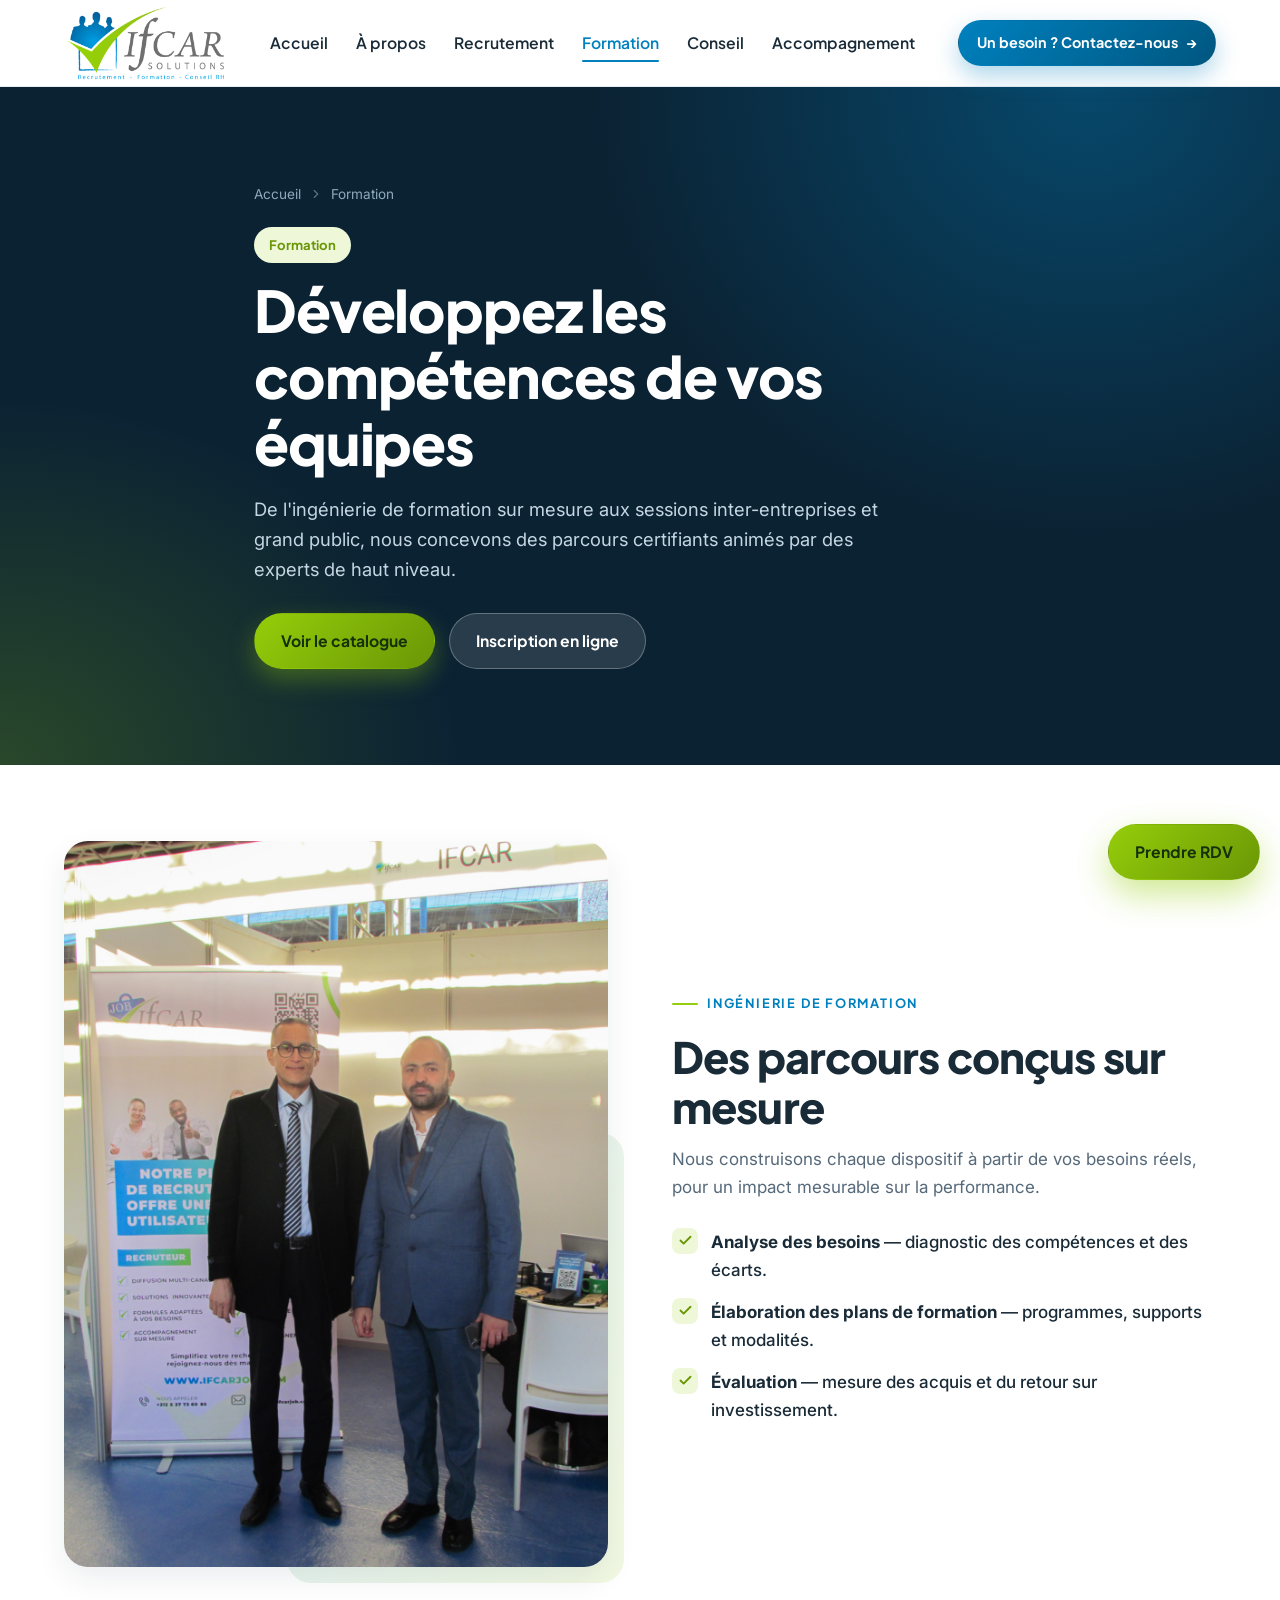
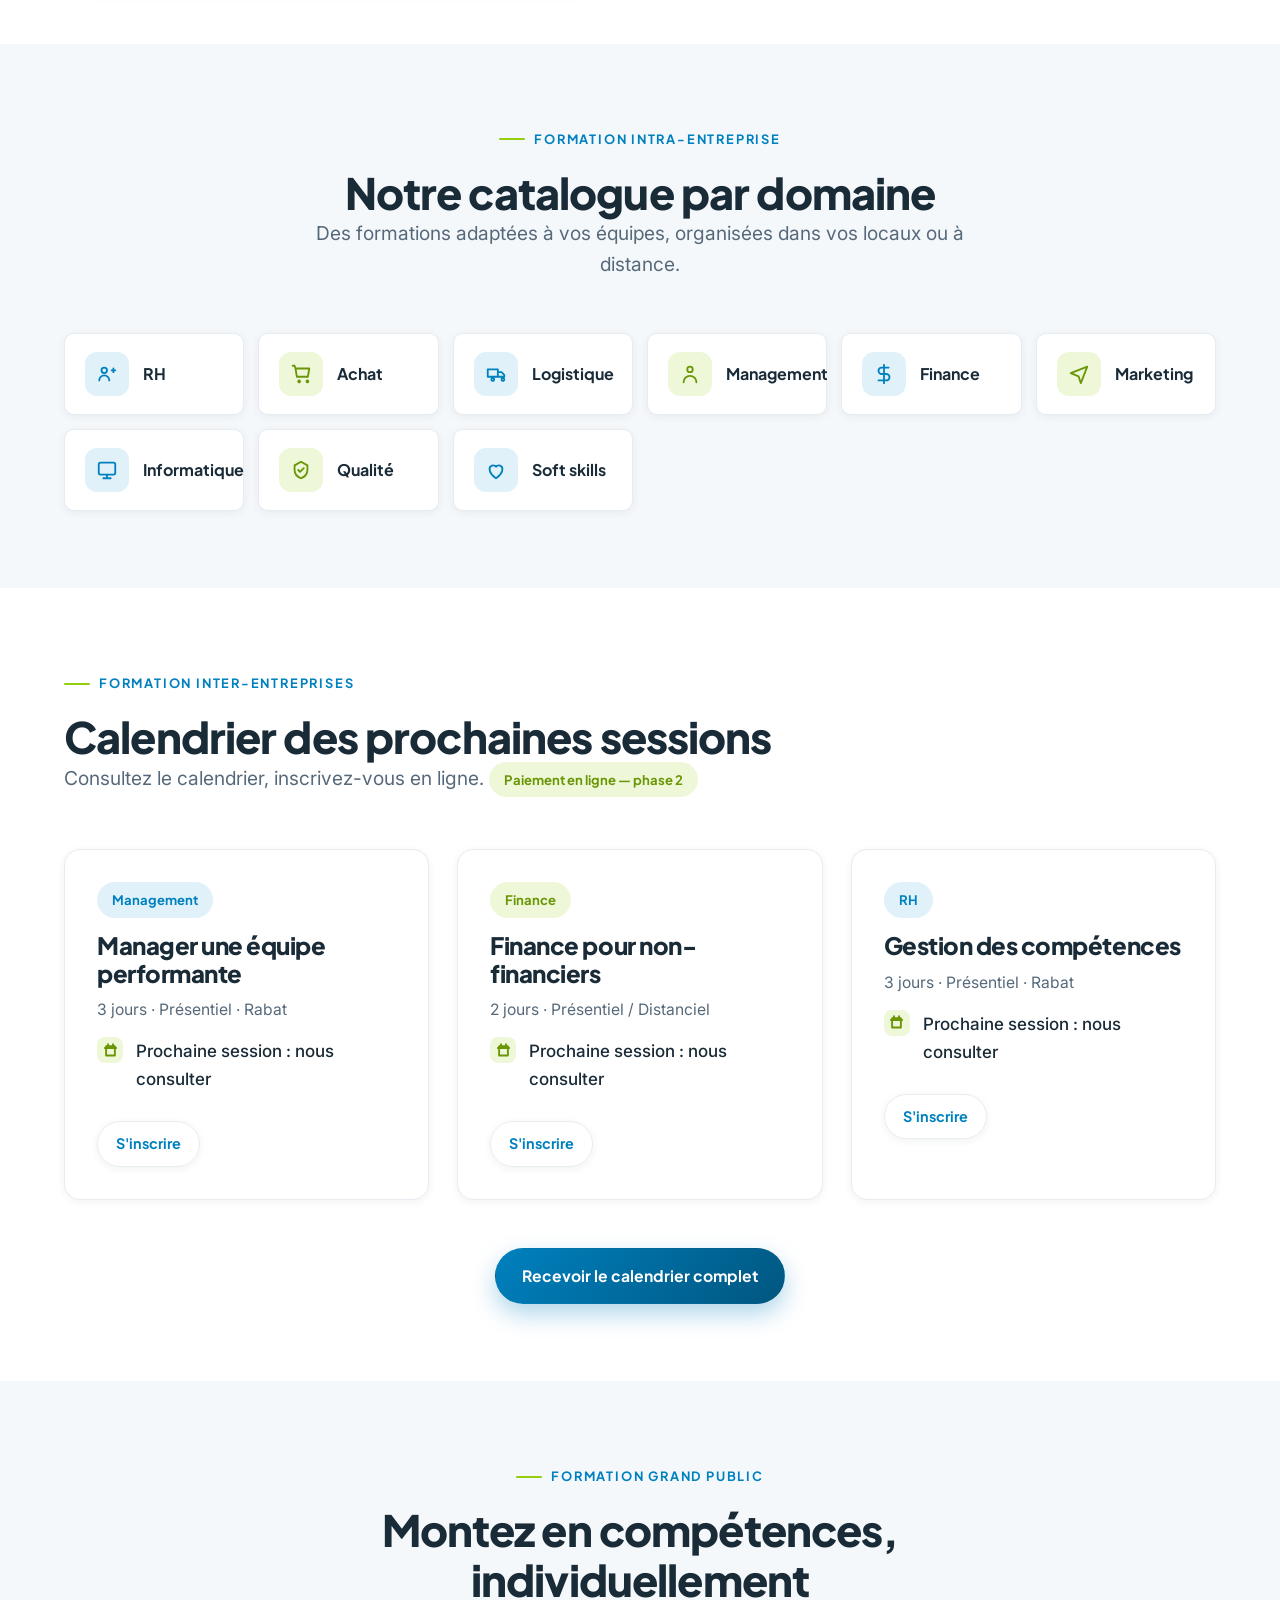
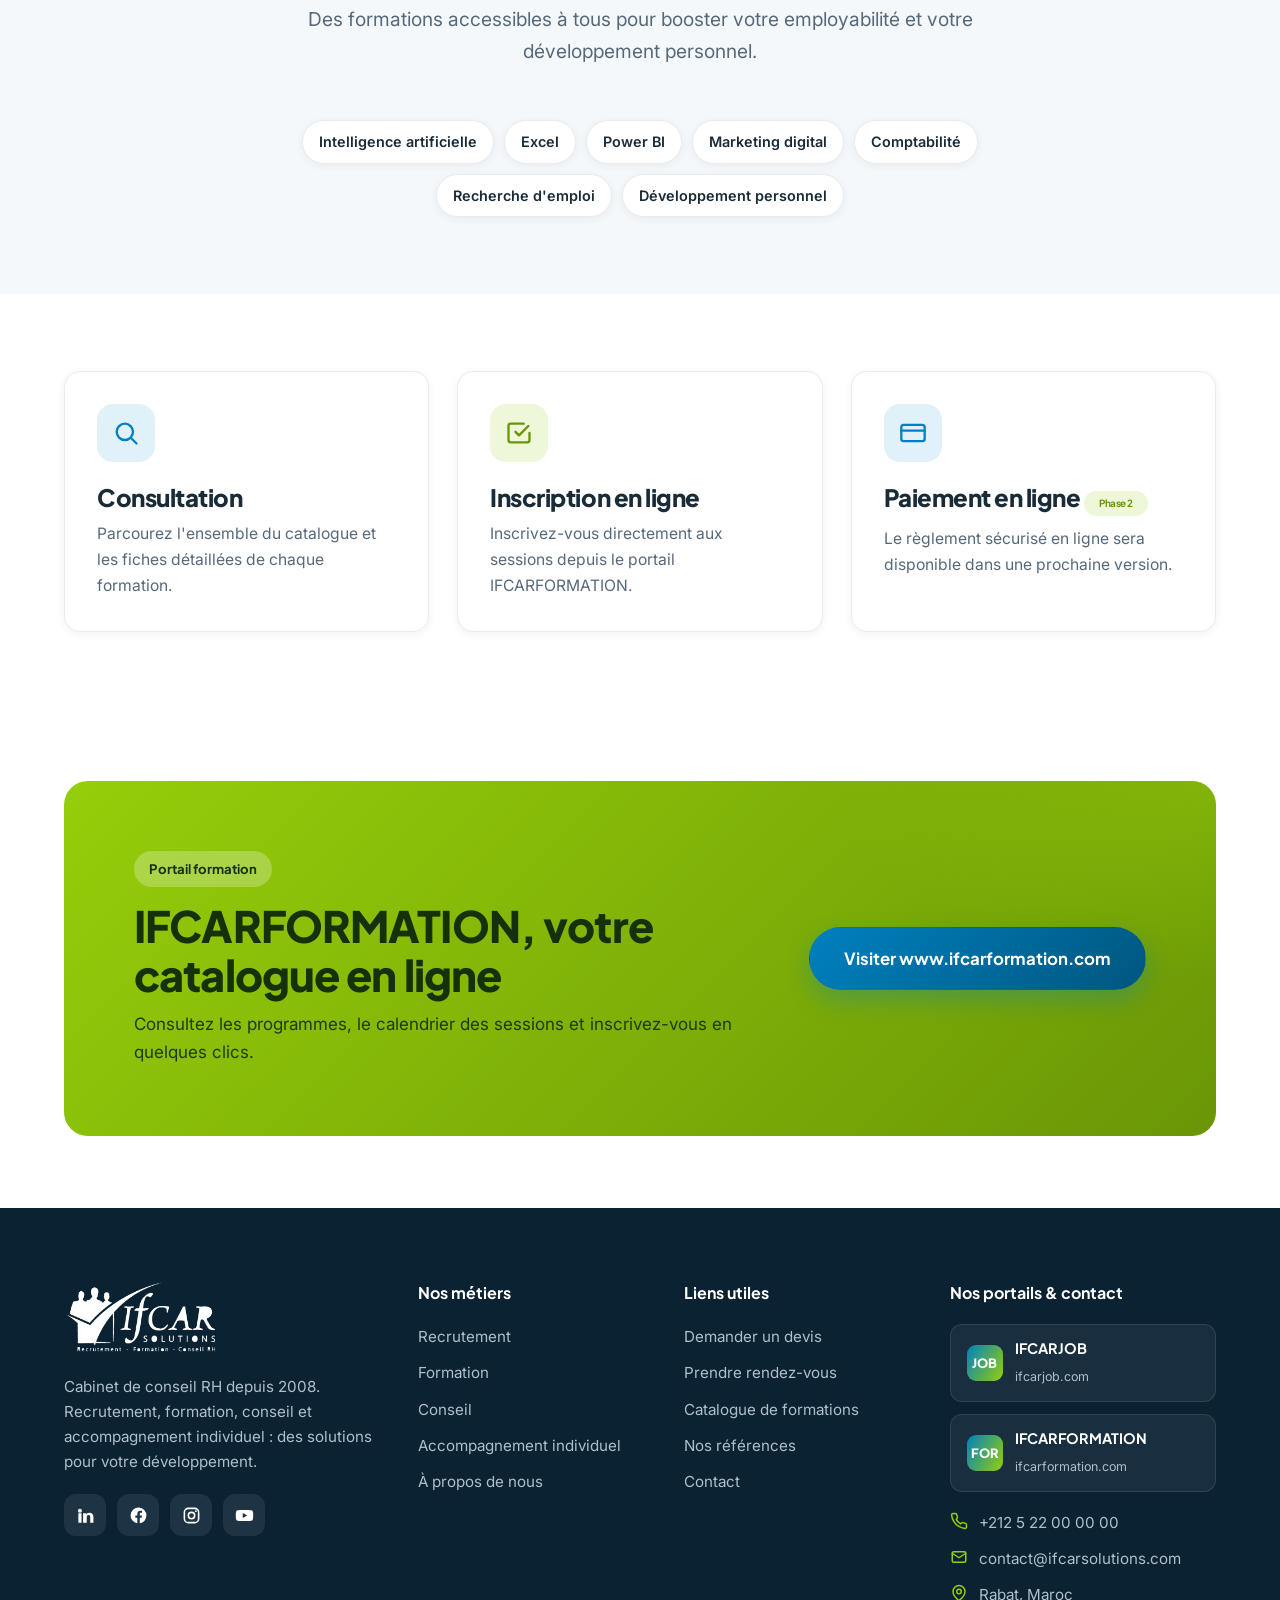
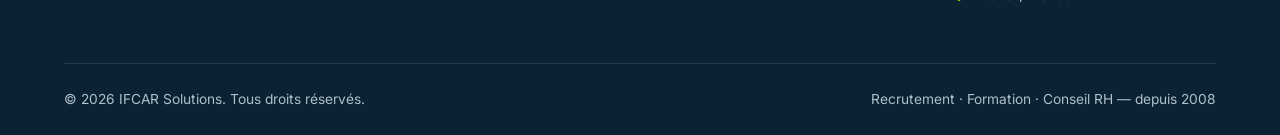
<file: formation.html>
<!DOCTYPE html>
<html lang="fr">
<head>
<meta charset="UTF-8" />
<meta name="viewport" content="width=device-width, initial-scale=1.0" />
<title>Formation — IFCAR Solutions | Intra, Inter-entreprises & Grand Public</title>
<meta name="description" content="Catalogue de formations IFCAR : ingénierie de formation, intra et inter-entreprises, grand public. Domaines RH, management, finance, marketing, informatique, IA, Excel, Power BI. Inscription en ligne via IFCARFORMATION." />
<link rel="canonical" href="https://www.ifcarsolutions.com/formation.html" />
<meta property="og:title" content="Formation — IFCAR Solutions" />
<meta name="theme-color" content="#0081bf" />
<link rel="icon" type="image/png" sizes="32x32" href="assets/img/favicon-32.png" />
<link rel="apple-touch-icon" href="assets/img/favicon.png" />
<link rel="manifest" href="site.webmanifest" />
<link rel="preconnect" href="https://fonts.googleapis.com" />
<link rel="preconnect" href="https://fonts.gstatic.com" crossorigin />
<link href="https://fonts.googleapis.com/css2?family=Inter:wght@400;500;600;700&family=Plus+Jakarta+Sans:wght@600;700;800&display=swap" rel="stylesheet" />
<link rel="stylesheet" href="assets/css/style.css" />
</head>
<body>
<a class="skip-link" href="#main">Aller au contenu</a>

<header class="site-header">
  <div class="container nav">
    <a target="_blank" rel="noopener" href="index.html" class="brand" aria-label="IFCAR Solutions — accueil"><img src="assets/img/logo.png" alt="IFCAR Solutions — Recrutement, Formation, Conseil RH" /></a>

    <nav class="nav-desktop" aria-label="Navigation principale">
      <ul class="nav-list">
        <li class="nav-item"><a target="_blank" rel="noopener" href="index.html" class="nav-link" data-page="index.html">Accueil</a></li>
        <li class="nav-item"><a target="_blank" rel="noopener" href="a-propos.html" class="nav-link" data-page="a-propos.html">À propos</a></li>
        <li class="nav-item"><a target="_blank" rel="noopener" href="recrutement.html" class="nav-link" data-page="recrutement.html">Recrutement</a></li>
        <li class="nav-item"><a target="_blank" rel="noopener" href="formation.html" class="nav-link" data-page="formation.html">Formation</a></li>
        <li class="nav-item"><a target="_blank" rel="noopener" href="conseil.html" class="nav-link" data-page="conseil.html">Conseil</a></li>
        <li class="nav-item"><a target="_blank" rel="noopener" href="accompagnement.html" class="nav-link" data-page="accompagnement.html">Accompagnement</a></li>
      </ul>
    </nav>

    <div class="nav-actions">
      <a target="_blank" rel="noopener" href="contact.html" class="btn btn--blue btn--sm nav-contact">Un besoin ? Contactez-nous</a>
      <button class="burger" aria-label="Ouvrir le menu" aria-expanded="false" aria-controls="mobileNav"><span></span><span></span><span></span></button>
    </div>
  </div>
</header>

<div class="mobile-nav" id="mobileNav" aria-hidden="true">
  <nav class="mobile-nav__inner" aria-label="Navigation mobile">
    <a target="_blank" rel="noopener" href="index.html" class="m-link" data-page="index.html">Accueil <svg viewBox="0 0 24 24" fill="none" stroke="currentColor" stroke-width="2"><path d="m9 6 6 6-6 6" stroke-linecap="round" stroke-linejoin="round"/></svg></a>
    <a target="_blank" rel="noopener" href="a-propos.html" class="m-link" data-page="a-propos.html">À propos <svg viewBox="0 0 24 24" fill="none" stroke="currentColor" stroke-width="2"><path d="m9 6 6 6-6 6" stroke-linecap="round" stroke-linejoin="round"/></svg></a>
    <a target="_blank" rel="noopener" href="recrutement.html" class="m-link" data-page="recrutement.html">Recrutement <svg viewBox="0 0 24 24" fill="none" stroke="currentColor" stroke-width="2"><path d="m9 6 6 6-6 6" stroke-linecap="round" stroke-linejoin="round"/></svg></a>
    <a target="_blank" rel="noopener" href="formation.html" class="m-link" data-page="formation.html">Formation <svg viewBox="0 0 24 24" fill="none" stroke="currentColor" stroke-width="2"><path d="m9 6 6 6-6 6" stroke-linecap="round" stroke-linejoin="round"/></svg></a>
    <a target="_blank" rel="noopener" href="conseil.html" class="m-link" data-page="conseil.html">Conseil <svg viewBox="0 0 24 24" fill="none" stroke="currentColor" stroke-width="2"><path d="m9 6 6 6-6 6" stroke-linecap="round" stroke-linejoin="round"/></svg></a>
    <a target="_blank" rel="noopener" href="accompagnement.html" class="m-link" data-page="accompagnement.html">Accompagnement <svg viewBox="0 0 24 24" fill="none" stroke="currentColor" stroke-width="2"><path d="m9 6 6 6-6 6" stroke-linecap="round" stroke-linejoin="round"/></svg></a>
    <a target="_blank" rel="noopener" href="contact.html" class="m-link" data-page="contact.html">Contact <svg viewBox="0 0 24 24" fill="none" stroke="currentColor" stroke-width="2"><path d="m9 6 6 6-6 6" stroke-linecap="round" stroke-linejoin="round"/></svg></a>
    <div class="mobile-nav__cta">
      <a target="_blank" rel="noopener" href="contact.html" class="btn btn--outline btn--lg">Demander un devis</a>
      <a target="_blank" rel="noopener" href="contact.html" class="btn btn--primary btn--lg">Prendre rendez-vous</a>
    </div>
    <div class="mobile-nav__foot">
      <div class="socials">
        <a href="#" aria-label="LinkedIn"><svg viewBox="0 0 24 24" fill="currentColor"><path d="M4.98 3.5A2.5 2.5 0 1 1 5 8.5a2.5 2.5 0 0 1-.02-5zM3 9h4v12H3zM9 9h3.8v1.7h.05c.53-1 1.83-2.05 3.77-2.05C20.5 8.65 22 10.8 22 14v7h-4v-6.2c0-1.5-.03-3.4-2.07-3.4-2.07 0-2.39 1.62-2.39 3.3V21H9z"/></svg></a>
        <a href="#" aria-label="Facebook"><svg viewBox="0 0 24 24" fill="currentColor"><path d="M22 12a10 10 0 1 0-11.5 9.9v-7H8v-2.9h2.5V9.8c0-2.5 1.5-3.9 3.8-3.9 1.1 0 2.2.2 2.2.2v2.5h-1.3c-1.2 0-1.6.8-1.6 1.6v1.8h2.8l-.45 2.9h-2.35v7A10 10 0 0 0 22 12z"/></svg></a>
        <a href="#" aria-label="Instagram"><svg viewBox="0 0 24 24" fill="none" stroke="currentColor" stroke-width="2"><rect x="3" y="3" width="18" height="18" rx="5"/><circle cx="12" cy="12" r="4"/><circle cx="17.5" cy="6.5" r="1.2" fill="currentColor" stroke="none"/></svg></a>
        <a href="#" aria-label="YouTube"><svg viewBox="0 0 24 24" fill="currentColor"><path d="M23 12s0-3.3-.4-4.8a2.5 2.5 0 0 0-1.8-1.8C19.3 5 12 5 12 5s-7.3 0-8.8.4a2.5 2.5 0 0 0-1.8 1.8C1 8.7 1 12 1 12s0 3.3.4 4.8a2.5 2.5 0 0 0 1.8 1.8C4.7 19 12 19 12 19s7.3 0 8.8-.4a2.5 2.5 0 0 0 1.8-1.8C23 15.3 23 12 23 12zM9.8 15.3V8.7l5.7 3.3z"/></svg></a>
      </div>
      <div class="m-contact">
        <a href="tel:+212522000000"><svg viewBox="0 0 24 24" fill="none" stroke="currentColor" stroke-width="2"><path d="M22 16.9v3a2 2 0 0 1-2.2 2 19.8 19.8 0 0 1-8.6-3 19.5 19.5 0 0 1-6-6 19.8 19.8 0 0 1-3-8.6A2 2 0 0 1 4.1 2h3a2 2 0 0 1 2 1.7c.1 1 .4 1.9.7 2.8a2 2 0 0 1-.5 2.1L8.1 9.9a16 16 0 0 0 6 6l1.3-1.3a2 2 0 0 1 2.1-.4c.9.3 1.8.6 2.8.7a2 2 0 0 1 1.7 2z" stroke-linecap="round" stroke-linejoin="round"/></svg>+212 5 22 00 00 00</a>
        <a href="mailto:contact@ifcarsolutions.com"><svg viewBox="0 0 24 24" fill="none" stroke="currentColor" stroke-width="2"><rect x="3" y="5" width="18" height="14" rx="2"/><path d="m3 7 9 6 9-6" stroke-linecap="round" stroke-linejoin="round"/></svg>contact@ifcarsolutions.com</a>
      </div>
    </div>
  </nav>
</div>

<main id="main">

<section class="page-hero">
  <div class="container page-hero__inner">
    <nav class="breadcrumb"><a target="_blank" rel="noopener" href="index.html">Accueil</a><svg viewBox="0 0 24 24" fill="none" stroke="currentColor" stroke-width="2"><path d="m9 6 6 6-6 6" stroke-linecap="round" stroke-linejoin="round"/></svg><span>Formation</span></nav>
    <span class="pill green">Formation</span>
    <h1 class="mt-s">Développez les compétences de vos équipes</h1>
    <p>De l'ingénierie de formation sur mesure aux sessions inter-entreprises et grand public, nous concevons des parcours certifiants animés par des experts de haut niveau.</p>
    <div class="btn-row mt"><a href="#catalogue" class="btn btn--primary">Voir le catalogue</a><a href="https://www.ifcarformation.com" target="_blank" rel="noopener" class="btn btn--ghost-light">Inscription en ligne</a></div>
  </div>
</section>

<!-- Ingénierie de formation -->
<section class="section">
  <div class="container">
    <div class="split">
      <div class="split__media media-frame reveal"><img src="assets/img/formation.jpg" alt="Formation professionnelle IFCAR Solutions" /></div>
      <div class="reveal" data-d="2">
        <span class="eyebrow">Ingénierie de formation</span>
        <h2>Des parcours conçus sur mesure</h2>
        <p class="muted mt-s">Nous construisons chaque dispositif à partir de vos besoins réels, pour un impact mesurable sur la performance.</p>
        <ul class="check-list">
          <li><span class="tick"><svg viewBox="0 0 24 24" fill="none" stroke="currentColor" stroke-width="3"><path d="M20 6 9 17l-5-5" stroke-linecap="round" stroke-linejoin="round"/></svg></span><span><strong>Analyse des besoins</strong> — diagnostic des compétences et des écarts.</span></li>
          <li><span class="tick"><svg viewBox="0 0 24 24" fill="none" stroke="currentColor" stroke-width="3"><path d="M20 6 9 17l-5-5" stroke-linecap="round" stroke-linejoin="round"/></svg></span><span><strong>Élaboration des plans de formation</strong> — programmes, supports et modalités.</span></li>
          <li><span class="tick"><svg viewBox="0 0 24 24" fill="none" stroke="currentColor" stroke-width="3"><path d="M20 6 9 17l-5-5" stroke-linecap="round" stroke-linejoin="round"/></svg></span><span><strong>Évaluation</strong> — mesure des acquis et du retour sur investissement.</span></li>
        </ul>
      </div>
    </div>
  </div>
</section>

<!-- Catalogue par domaine (intra) -->
<section class="section section--soft" id="catalogue">
  <div class="container">
    <div class="section-head center reveal">
      <span class="eyebrow eyebrow--center">Formation intra-entreprise</span>
      <h2>Notre catalogue par domaine</h2>
      <p class="lead">Des formations adaptées à vos équipes, organisées dans vos locaux ou à distance.</p>
    </div>
    <div class="domain-grid reveal">
      <div class="domain-card"><div class="ic"><svg viewBox="0 0 24 24" fill="none" stroke="currentColor" stroke-width="2"><circle cx="9" cy="8" r="3"/><path d="M3.5 19a5.5 5.5 0 0 1 11 0M17 8h4M19 6v4" stroke-linecap="round"/></svg></div><div><strong>RH</strong></div></div>
      <div class="domain-card"><div class="ic"><svg viewBox="0 0 24 24" fill="none" stroke="currentColor" stroke-width="2"><path d="M6 6h15l-1.5 9H7.5L6 6zM6 6 5 3H3M9 20a1 1 0 1 0 0-.01M18 20a1 1 0 1 0 0-.01" stroke-linecap="round" stroke-linejoin="round"/></svg></div><div><strong>Achat</strong></div></div>
      <div class="domain-card"><div class="ic"><svg viewBox="0 0 24 24" fill="none" stroke="currentColor" stroke-width="2"><path d="M3 7h11v8H3zM14 10h4l3 3v2h-7M7 18a1.5 1.5 0 1 0 0-.01M18 18a1.5 1.5 0 1 0 0-.01" stroke-linecap="round" stroke-linejoin="round"/></svg></div><div><strong>Logistique</strong></div></div>
      <div class="domain-card"><div class="ic"><svg viewBox="0 0 24 24" fill="none" stroke="currentColor" stroke-width="2"><circle cx="12" cy="7" r="3"/><path d="M5 21a7 7 0 0 1 14 0" stroke-linecap="round"/></svg></div><div><strong>Management</strong></div></div>
      <div class="domain-card"><div class="ic"><svg viewBox="0 0 24 24" fill="none" stroke="currentColor" stroke-width="2"><path d="M12 2v20M17 5H9.5a3.5 3.5 0 0 0 0 7h5a3.5 3.5 0 0 1 0 7H6" stroke-linecap="round" stroke-linejoin="round"/></svg></div><div><strong>Finance</strong></div></div>
      <div class="domain-card"><div class="ic"><svg viewBox="0 0 24 24" fill="none" stroke="currentColor" stroke-width="2"><path d="M3 11l18-7-7 18-2.5-7.5L3 11z" stroke-linecap="round" stroke-linejoin="round"/></svg></div><div><strong>Marketing</strong></div></div>
      <div class="domain-card"><div class="ic"><svg viewBox="0 0 24 24" fill="none" stroke="currentColor" stroke-width="2"><rect x="3" y="4" width="18" height="13" rx="2"/><path d="M8 21h8M12 17v4" stroke-linecap="round"/></svg></div><div><strong>Informatique</strong></div></div>
      <div class="domain-card"><div class="ic"><svg viewBox="0 0 24 24" fill="none" stroke="currentColor" stroke-width="2"><path d="M9 12l2 2 4-4M12 3l7 4v5c0 4.5-3 7.5-7 9-4-1.5-7-4.5-7-9V7l7-4z" stroke-linecap="round" stroke-linejoin="round"/></svg></div><div><strong>Qualité</strong></div></div>
      <div class="domain-card"><div class="ic"><svg viewBox="0 0 24 24" fill="none" stroke="currentColor" stroke-width="2"><path d="M12 21s-7-4.5-7-10a4 4 0 0 1 7-2.6A4 4 0 0 1 19 11c0 5.5-7 10-7 10z" stroke-linecap="round" stroke-linejoin="round"/></svg></div><div><strong>Soft skills</strong></div></div>
    </div>
  </div>
</section>

<!-- Inter-entreprises : sessions -->
<section class="section">
  <div class="container">
    <div class="section-head reveal">
      <span class="eyebrow">Formation inter-entreprises</span>
      <h2>Calendrier des prochaines sessions</h2>
      <p class="lead">Consultez le calendrier, inscrivez-vous en ligne. <span class="pill green" style="vertical-align:middle">Paiement en ligne — phase 2</span></p>
    </div>
    <div class="grid g-3">
      <div class="card svc reveal" data-d="1">
        <span class="pill">Management</span>
        <h3 class="mt-s">Manager une équipe performante</h3>
        <p class="muted">3 jours · Présentiel · Rabat</p>
        <ul class="check-list" style="margin-top:14px">
          <li><span class="tick"><svg viewBox="0 0 24 24" fill="none" stroke="currentColor" stroke-width="3"><path d="M8 2v3M16 2v3M3 8h18M5 5h14v15H5z" stroke-linecap="round" stroke-linejoin="round"/></svg></span><span>Prochaine session : nous consulter</span></li>
        </ul>
        <a href="https://www.ifcarformation.com" target="_blank" rel="noopener" class="btn btn--outline btn--sm mt">S'inscrire</a>
      </div>
      <div class="card svc is-green reveal" data-d="2">
        <span class="pill green">Finance</span>
        <h3 class="mt-s">Finance pour non-financiers</h3>
        <p class="muted">2 jours · Présentiel / Distanciel</p>
        <ul class="check-list" style="margin-top:14px">
          <li><span class="tick"><svg viewBox="0 0 24 24" fill="none" stroke="currentColor" stroke-width="3"><path d="M8 2v3M16 2v3M3 8h18M5 5h14v15H5z" stroke-linecap="round" stroke-linejoin="round"/></svg></span><span>Prochaine session : nous consulter</span></li>
        </ul>
        <a href="https://www.ifcarformation.com" target="_blank" rel="noopener" class="btn btn--outline btn--sm mt">S'inscrire</a>
      </div>
      <div class="card svc reveal" data-d="3">
        <span class="pill">RH</span>
        <h3 class="mt-s">Gestion des compétences</h3>
        <p class="muted">3 jours · Présentiel · Rabat</p>
        <ul class="check-list" style="margin-top:14px">
          <li><span class="tick"><svg viewBox="0 0 24 24" fill="none" stroke="currentColor" stroke-width="3"><path d="M8 2v3M16 2v3M3 8h18M5 5h14v15H5z" stroke-linecap="round" stroke-linejoin="round"/></svg></span><span>Prochaine session : nous consulter</span></li>
        </ul>
        <a href="https://www.ifcarformation.com" target="_blank" rel="noopener" class="btn btn--outline btn--sm mt">S'inscrire</a>
      </div>
    </div>
    <div class="center mt-l"><a target="_blank" rel="noopener" href="contact.html" class="btn btn--blue">Recevoir le calendrier complet</a></div>
  </div>
</section>

<!-- Grand public -->
<section class="section section--soft">
  <div class="container">
    <div class="section-head center reveal">
      <span class="eyebrow eyebrow--center">Formation grand public</span>
      <h2>Montez en compétences, individuellement</h2>
      <p class="lead">Des formations accessibles à tous pour booster votre employabilité et votre développement personnel.</p>
    </div>
    <div class="tag-list reveal" style="justify-content:center;max-width:820px;margin-inline:auto">
      <span class="tag">Intelligence artificielle</span>
      <span class="tag">Excel</span>
      <span class="tag">Power BI</span>
      <span class="tag">Marketing digital</span>
      <span class="tag">Comptabilité</span>
      <span class="tag">Recherche d'emploi</span>
      <span class="tag">Développement personnel</span>
    </div>
  </div>
</section>

<!-- Fonctionnalités -->
<section class="section">
  <div class="container">
    <div class="grid g-3">
      <div class="card reveal" data-d="1"><div class="ic"><svg viewBox="0 0 24 24" fill="none" stroke="currentColor" stroke-width="2"><circle cx="11" cy="11" r="7"/><path d="m21 21-4.3-4.3" stroke-linecap="round"/></svg></div><h3>Consultation</h3><p>Parcourez l'ensemble du catalogue et les fiches détaillées de chaque formation.</p></div>
      <div class="card is-green reveal" data-d="2"><div class="ic"><svg viewBox="0 0 24 24" fill="none" stroke="currentColor" stroke-width="2"><path d="M9 11l3 3 8-8M21 12v6a2 2 0 0 1-2 2H5a2 2 0 0 1-2-2V6a2 2 0 0 1 2-2h11" stroke-linecap="round" stroke-linejoin="round"/></svg></div><h3>Inscription en ligne</h3><p>Inscrivez-vous directement aux sessions depuis le portail IFCARFORMATION.</p></div>
      <div class="card reveal" data-d="3"><div class="ic"><svg viewBox="0 0 24 24" fill="none" stroke="currentColor" stroke-width="2"><rect x="2" y="5" width="20" height="14" rx="2"/><path d="M2 10h20" stroke-linecap="round"/></svg></div><h3>Paiement en ligne <span class="pill green" style="font-size:.62rem">Phase 2</span></h3><p>Le règlement sécurisé en ligne sera disponible dans une prochaine version.</p></div>
    </div>
  </div>
</section>

<!-- IFCARFORMATION -->
<section class="section--tight">
  <div class="container">
    <div class="cta-band reveal" style="background:var(--grad-green)">
      <div class="cta-band__inner">
        <div>
          <span class="pill" style="background:rgba(255,255,255,.25);color:#14310a">Portail formation</span>
          <h2 style="margin-top:14px;color:#14310a">IFCARFORMATION, votre catalogue en ligne</h2>
          <p style="color:#1f3a0e">Consultez les programmes, le calendrier des sessions et inscrivez-vous en quelques clics.</p>
        </div>
        <div class="btn-row"><a href="https://www.ifcarformation.com" target="_blank" rel="noopener" class="btn btn--blue btn--lg">Visiter www.ifcarformation.com</a></div>
      </div>
    </div>
  </div>
</section>

</main>

<footer class="footer">
  <div class="container">
    <div class="footer__grid">
      <div class="footer__brand">
        <img src="assets/img/logo.png" alt="IFCAR Solutions" />
        <p>Cabinet de conseil RH depuis 2008. Recrutement, formation, conseil et accompagnement individuel : des solutions pour votre développement.</p>
        <div class="socials">
          <a href="#" aria-label="LinkedIn"><svg viewBox="0 0 24 24" fill="currentColor"><path d="M4.98 3.5A2.5 2.5 0 1 1 5 8.5a2.5 2.5 0 0 1-.02-5zM3 9h4v12H3zM9 9h3.8v1.7h.05c.53-1 1.83-2.05 3.77-2.05C20.5 8.65 22 10.8 22 14v7h-4v-6.2c0-1.5-.03-3.4-2.07-3.4-2.07 0-2.39 1.62-2.39 3.3V21H9z"/></svg></a>
          <a href="#" aria-label="Facebook"><svg viewBox="0 0 24 24" fill="currentColor"><path d="M22 12a10 10 0 1 0-11.5 9.9v-7H8v-2.9h2.5V9.8c0-2.5 1.5-3.9 3.8-3.9 1.1 0 2.2.2 2.2.2v2.5h-1.3c-1.2 0-1.6.8-1.6 1.6v1.8h2.8l-.45 2.9h-2.35v7A10 10 0 0 0 22 12z"/></svg></a>
          <a href="#" aria-label="Instagram"><svg viewBox="0 0 24 24" fill="none" stroke="currentColor" stroke-width="2"><rect x="3" y="3" width="18" height="18" rx="5"/><circle cx="12" cy="12" r="4"/><circle cx="17.5" cy="6.5" r="1.2" fill="currentColor" stroke="none"/></svg></a>
          <a href="#" aria-label="YouTube"><svg viewBox="0 0 24 24" fill="currentColor"><path d="M23 12s0-3.3-.4-4.8a2.5 2.5 0 0 0-1.8-1.8C19.3 5 12 5 12 5s-7.3 0-8.8.4a2.5 2.5 0 0 0-1.8 1.8C1 8.7 1 12 1 12s0 3.3.4 4.8a2.5 2.5 0 0 0 1.8 1.8C4.7 19 12 19 12 19s7.3 0 8.8-.4a2.5 2.5 0 0 0 1.8-1.8C23 15.3 23 12 23 12zM9.8 15.3V8.7l5.7 3.3z"/></svg></a>
        </div>
      </div>
      <div><h5>Nos métiers</h5><ul><li><a target="_blank" rel="noopener" href="recrutement.html">Recrutement</a></li><li><a target="_blank" rel="noopener" href="formation.html">Formation</a></li><li><a target="_blank" rel="noopener" href="conseil.html">Conseil</a></li><li><a target="_blank" rel="noopener" href="accompagnement.html">Accompagnement individuel</a></li><li><a target="_blank" rel="noopener" href="a-propos.html">À propos de nous</a></li></ul></div>
      <div><h5>Liens utiles</h5><ul><li><a target="_blank" rel="noopener" href="contact.html">Demander un devis</a></li><li><a target="_blank" rel="noopener" href="contact.html">Prendre rendez-vous</a></li><li><a target="_blank" rel="noopener" href="formation.html">Catalogue de formations</a></li><li><a target="_blank" rel="noopener" href="index.html#references">Nos références</a></li><li><a target="_blank" rel="noopener" href="contact.html">Contact</a></li></ul></div>
      <div>
        <h5>Nos portails &amp; contact</h5>
        <div class="portal-links">
          <a href="https://www.ifcarjob.com" target="_blank" rel="noopener" class="portal-link"><span class="pic">JOB</span><div><strong>IFCARJOB</strong><small>ifcarjob.com</small></div></a>
          <a href="https://www.ifcarformation.com" target="_blank" rel="noopener" class="portal-link"><span class="pic">FOR</span><div><strong>IFCARFORMATION</strong><small>ifcarformation.com</small></div></a>
        </div>
        <ul class="foot-contact" style="margin-top:18px">
          <li><svg viewBox="0 0 24 24" fill="none" stroke="currentColor" stroke-width="2"><path d="M22 16.9v3a2 2 0 0 1-2.2 2 19.8 19.8 0 0 1-8.6-3 19.5 19.5 0 0 1-6-6 19.8 19.8 0 0 1-3-8.6A2 2 0 0 1 4.1 2h3a2 2 0 0 1 2 1.7c.1 1 .4 1.9.7 2.8a2 2 0 0 1-.5 2.1L8.1 9.9a16 16 0 0 0 6 6l1.3-1.3a2 2 0 0 1 2.1-.4c.9.3 1.8.6 2.8.7a2 2 0 0 1 1.7 2z" stroke-linecap="round" stroke-linejoin="round"/></svg><a href="tel:+212522000000">+212 5 22 00 00 00</a></li>
          <li><svg viewBox="0 0 24 24" fill="none" stroke="currentColor" stroke-width="2"><rect x="3" y="5" width="18" height="14" rx="2"/><path d="m3 7 9 6 9-6" stroke-linecap="round" stroke-linejoin="round"/></svg><a href="mailto:contact@ifcarsolutions.com">contact@ifcarsolutions.com</a></li>
          <li><svg viewBox="0 0 24 24" fill="none" stroke="currentColor" stroke-width="2"><path d="M20 10c0 6-8 12-8 12s-8-6-8-12a8 8 0 0 1 16 0z" stroke-linecap="round" stroke-linejoin="round"/><circle cx="12" cy="10" r="3"/></svg><span>Rabat, Maroc</span></li>
        </ul>
      </div>
    </div>
    <div class="footer__bottom">
      <span>© <span id="year">2026</span> IFCAR Solutions. Tous droits réservés.</span>
      <span>Recrutement · Formation · Conseil RH — depuis 2008</span>
    </div>
  </div>
</footer>

<a target="_blank" rel="noopener" href="contact.html" class="btn btn--primary float-cta">Prendre RDV</a>
<script src="assets/js/main.js"></script>
</body>
</html>
</file>
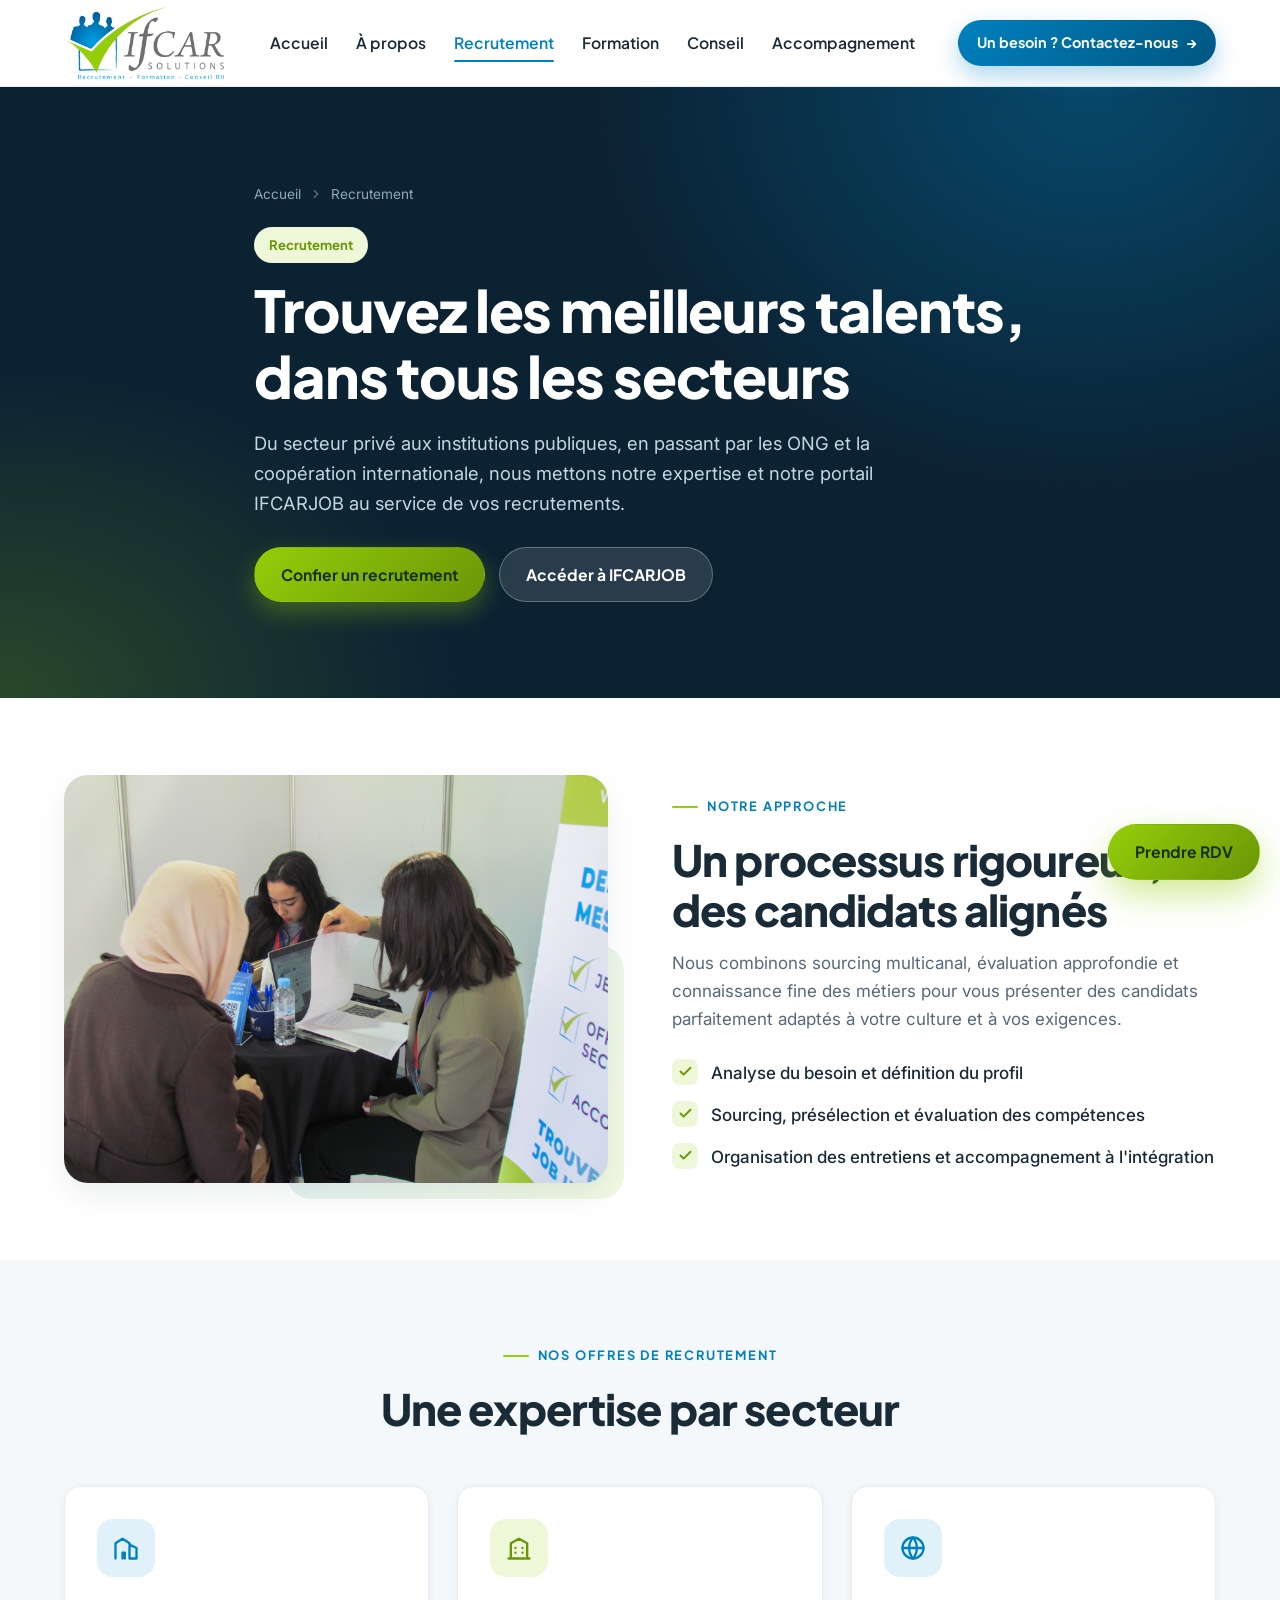
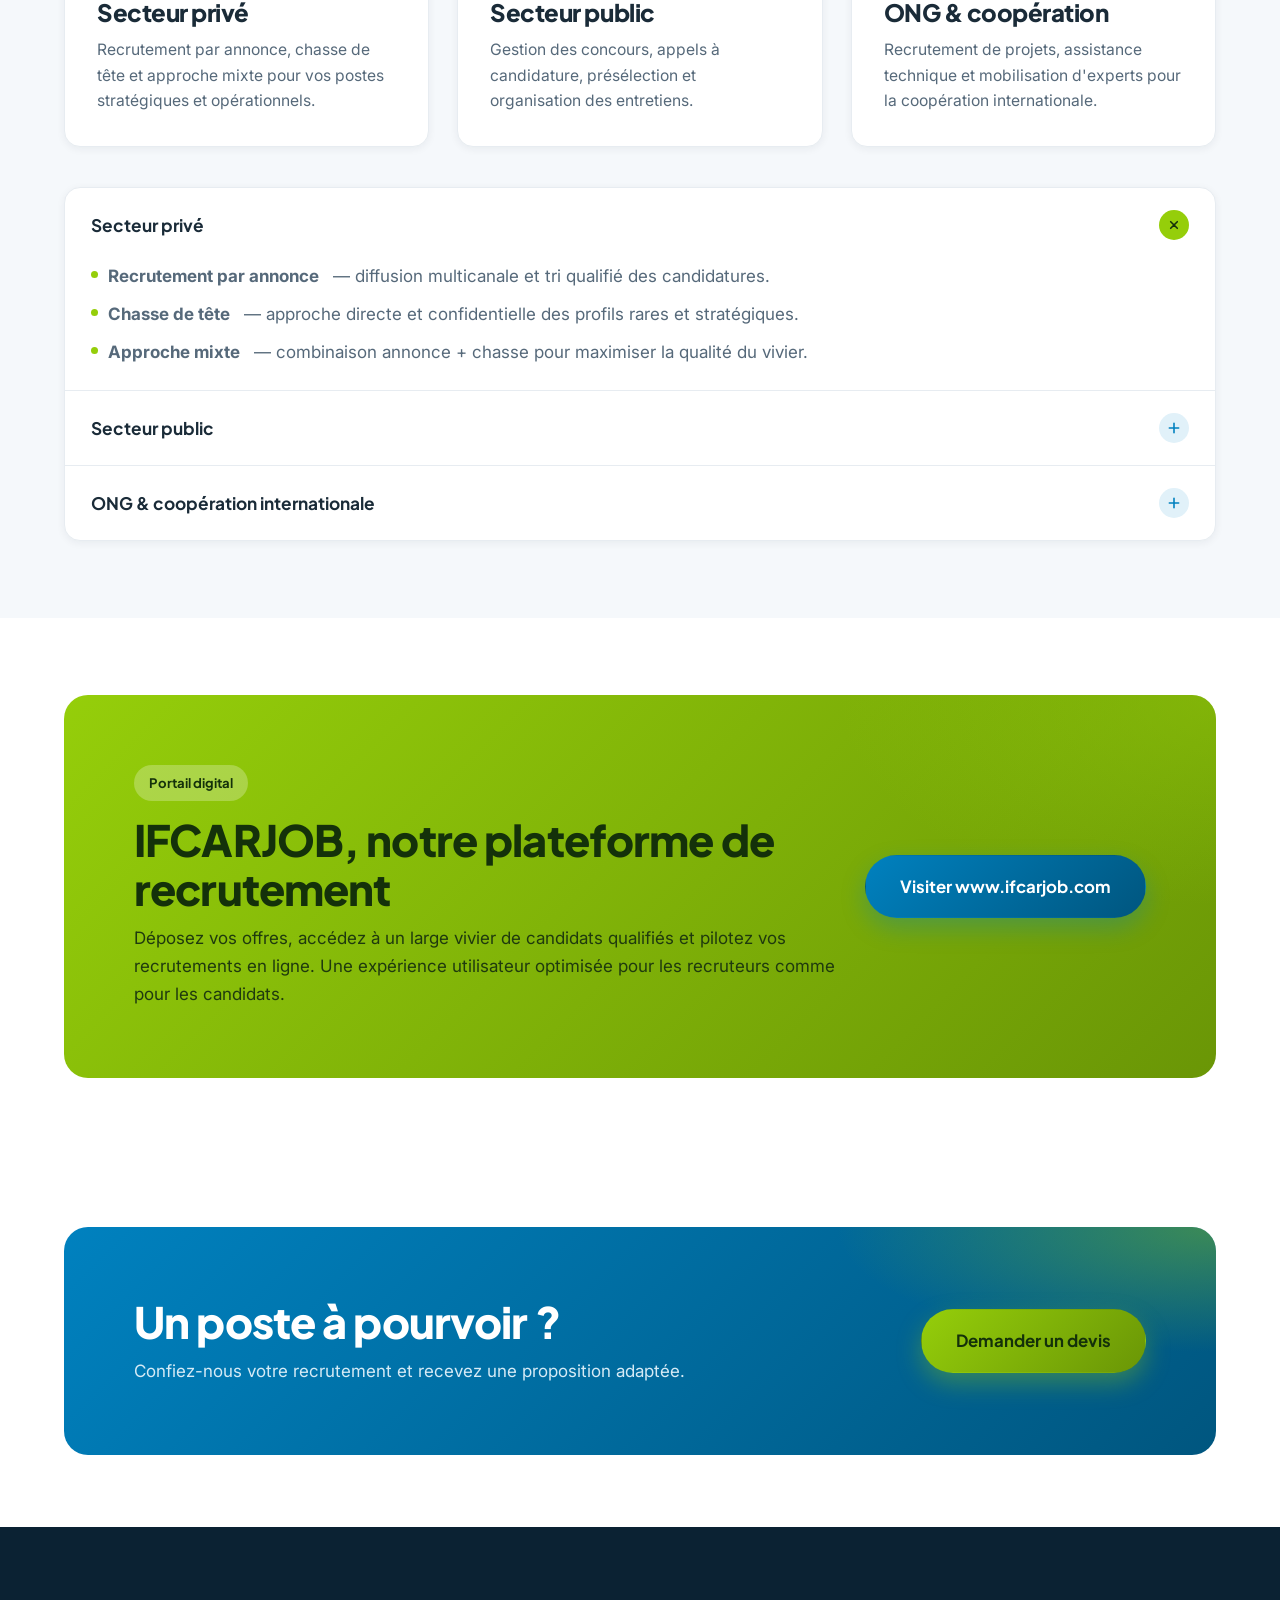
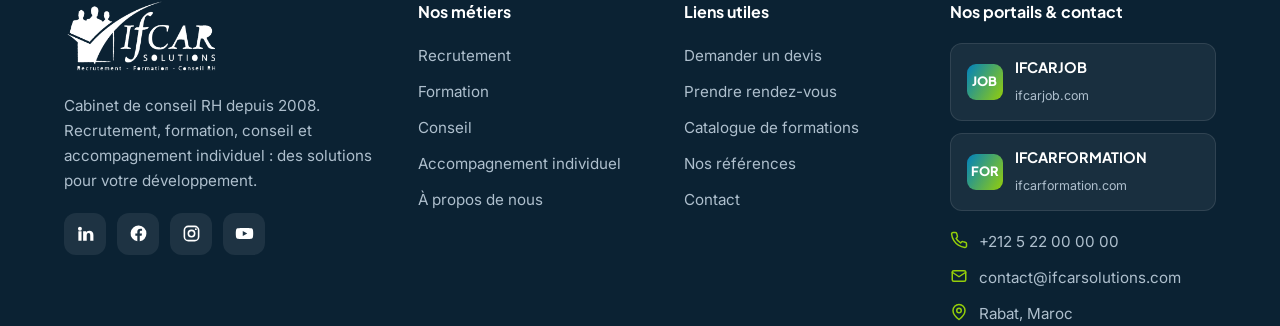
<file: recrutement.html>
<!DOCTYPE html>
<html lang="fr">
<head>
<meta charset="UTF-8" />
<meta name="viewport" content="width=device-width, initial-scale=1.0" />
<title>Recrutement — IFCAR Solutions | Privé, Public, ONG & Coopération</title>
<meta name="description" content="Solutions de recrutement IFCAR : secteur privé (annonce, chasse de tête, approche mixte), secteur public (concours, présélection, entretiens), ONG et coopération internationale. Portail IFCARJOB." />
<link rel="canonical" href="https://www.ifcarsolutions.com/recrutement.html" />
<meta property="og:title" content="Recrutement — IFCAR Solutions" />
<meta name="theme-color" content="#0081bf" />
<link rel="icon" type="image/png" sizes="32x32" href="assets/img/favicon-32.png" />
<link rel="apple-touch-icon" href="assets/img/favicon.png" />
<link rel="manifest" href="site.webmanifest" />
<link rel="preconnect" href="https://fonts.googleapis.com" />
<link rel="preconnect" href="https://fonts.gstatic.com" crossorigin />
<link href="https://fonts.googleapis.com/css2?family=Inter:wght@400;500;600;700&family=Plus+Jakarta+Sans:wght@600;700;800&display=swap" rel="stylesheet" />
<link rel="stylesheet" href="assets/css/style.css" />
</head>
<body>
<a class="skip-link" href="#main">Aller au contenu</a>

<header class="site-header">
  <div class="container nav">
    <a target="_blank" rel="noopener" href="index.html" class="brand" aria-label="IFCAR Solutions — accueil"><img src="assets/img/logo.png" alt="IFCAR Solutions — Recrutement, Formation, Conseil RH" /></a>

    <nav class="nav-desktop" aria-label="Navigation principale">
      <ul class="nav-list">
        <li class="nav-item"><a target="_blank" rel="noopener" href="index.html" class="nav-link" data-page="index.html">Accueil</a></li>
        <li class="nav-item"><a target="_blank" rel="noopener" href="a-propos.html" class="nav-link" data-page="a-propos.html">À propos</a></li>
        <li class="nav-item"><a target="_blank" rel="noopener" href="recrutement.html" class="nav-link" data-page="recrutement.html">Recrutement</a></li>
        <li class="nav-item"><a target="_blank" rel="noopener" href="formation.html" class="nav-link" data-page="formation.html">Formation</a></li>
        <li class="nav-item"><a target="_blank" rel="noopener" href="conseil.html" class="nav-link" data-page="conseil.html">Conseil</a></li>
        <li class="nav-item"><a target="_blank" rel="noopener" href="accompagnement.html" class="nav-link" data-page="accompagnement.html">Accompagnement</a></li>
      </ul>
    </nav>

    <div class="nav-actions">
      <a target="_blank" rel="noopener" href="contact.html" class="btn btn--blue btn--sm nav-contact">Un besoin ? Contactez-nous</a>
      <button class="burger" aria-label="Ouvrir le menu" aria-expanded="false" aria-controls="mobileNav"><span></span><span></span><span></span></button>
    </div>
  </div>
</header>

<div class="mobile-nav" id="mobileNav" aria-hidden="true">
  <nav class="mobile-nav__inner" aria-label="Navigation mobile">
    <a target="_blank" rel="noopener" href="index.html" class="m-link" data-page="index.html">Accueil <svg viewBox="0 0 24 24" fill="none" stroke="currentColor" stroke-width="2"><path d="m9 6 6 6-6 6" stroke-linecap="round" stroke-linejoin="round"/></svg></a>
    <a target="_blank" rel="noopener" href="a-propos.html" class="m-link" data-page="a-propos.html">À propos <svg viewBox="0 0 24 24" fill="none" stroke="currentColor" stroke-width="2"><path d="m9 6 6 6-6 6" stroke-linecap="round" stroke-linejoin="round"/></svg></a>
    <a target="_blank" rel="noopener" href="recrutement.html" class="m-link" data-page="recrutement.html">Recrutement <svg viewBox="0 0 24 24" fill="none" stroke="currentColor" stroke-width="2"><path d="m9 6 6 6-6 6" stroke-linecap="round" stroke-linejoin="round"/></svg></a>
    <a target="_blank" rel="noopener" href="formation.html" class="m-link" data-page="formation.html">Formation <svg viewBox="0 0 24 24" fill="none" stroke="currentColor" stroke-width="2"><path d="m9 6 6 6-6 6" stroke-linecap="round" stroke-linejoin="round"/></svg></a>
    <a target="_blank" rel="noopener" href="conseil.html" class="m-link" data-page="conseil.html">Conseil <svg viewBox="0 0 24 24" fill="none" stroke="currentColor" stroke-width="2"><path d="m9 6 6 6-6 6" stroke-linecap="round" stroke-linejoin="round"/></svg></a>
    <a target="_blank" rel="noopener" href="accompagnement.html" class="m-link" data-page="accompagnement.html">Accompagnement <svg viewBox="0 0 24 24" fill="none" stroke="currentColor" stroke-width="2"><path d="m9 6 6 6-6 6" stroke-linecap="round" stroke-linejoin="round"/></svg></a>
    <a target="_blank" rel="noopener" href="contact.html" class="m-link" data-page="contact.html">Contact <svg viewBox="0 0 24 24" fill="none" stroke="currentColor" stroke-width="2"><path d="m9 6 6 6-6 6" stroke-linecap="round" stroke-linejoin="round"/></svg></a>
    <div class="mobile-nav__cta">
      <a target="_blank" rel="noopener" href="contact.html" class="btn btn--outline btn--lg">Demander un devis</a>
      <a target="_blank" rel="noopener" href="contact.html" class="btn btn--primary btn--lg">Prendre rendez-vous</a>
    </div>
    <div class="mobile-nav__foot">
      <div class="socials">
        <a href="#" aria-label="LinkedIn"><svg viewBox="0 0 24 24" fill="currentColor"><path d="M4.98 3.5A2.5 2.5 0 1 1 5 8.5a2.5 2.5 0 0 1-.02-5zM3 9h4v12H3zM9 9h3.8v1.7h.05c.53-1 1.83-2.05 3.77-2.05C20.5 8.65 22 10.8 22 14v7h-4v-6.2c0-1.5-.03-3.4-2.07-3.4-2.07 0-2.39 1.62-2.39 3.3V21H9z"/></svg></a>
        <a href="#" aria-label="Facebook"><svg viewBox="0 0 24 24" fill="currentColor"><path d="M22 12a10 10 0 1 0-11.5 9.9v-7H8v-2.9h2.5V9.8c0-2.5 1.5-3.9 3.8-3.9 1.1 0 2.2.2 2.2.2v2.5h-1.3c-1.2 0-1.6.8-1.6 1.6v1.8h2.8l-.45 2.9h-2.35v7A10 10 0 0 0 22 12z"/></svg></a>
        <a href="#" aria-label="Instagram"><svg viewBox="0 0 24 24" fill="none" stroke="currentColor" stroke-width="2"><rect x="3" y="3" width="18" height="18" rx="5"/><circle cx="12" cy="12" r="4"/><circle cx="17.5" cy="6.5" r="1.2" fill="currentColor" stroke="none"/></svg></a>
        <a href="#" aria-label="YouTube"><svg viewBox="0 0 24 24" fill="currentColor"><path d="M23 12s0-3.3-.4-4.8a2.5 2.5 0 0 0-1.8-1.8C19.3 5 12 5 12 5s-7.3 0-8.8.4a2.5 2.5 0 0 0-1.8 1.8C1 8.7 1 12 1 12s0 3.3.4 4.8a2.5 2.5 0 0 0 1.8 1.8C4.7 19 12 19 12 19s7.3 0 8.8-.4a2.5 2.5 0 0 0 1.8-1.8C23 15.3 23 12 23 12zM9.8 15.3V8.7l5.7 3.3z"/></svg></a>
      </div>
      <div class="m-contact">
        <a href="tel:+212522000000"><svg viewBox="0 0 24 24" fill="none" stroke="currentColor" stroke-width="2"><path d="M22 16.9v3a2 2 0 0 1-2.2 2 19.8 19.8 0 0 1-8.6-3 19.5 19.5 0 0 1-6-6 19.8 19.8 0 0 1-3-8.6A2 2 0 0 1 4.1 2h3a2 2 0 0 1 2 1.7c.1 1 .4 1.9.7 2.8a2 2 0 0 1-.5 2.1L8.1 9.9a16 16 0 0 0 6 6l1.3-1.3a2 2 0 0 1 2.1-.4c.9.3 1.8.6 2.8.7a2 2 0 0 1 1.7 2z" stroke-linecap="round" stroke-linejoin="round"/></svg>+212 5 22 00 00 00</a>
        <a href="mailto:contact@ifcarsolutions.com"><svg viewBox="0 0 24 24" fill="none" stroke="currentColor" stroke-width="2"><rect x="3" y="5" width="18" height="14" rx="2"/><path d="m3 7 9 6 9-6" stroke-linecap="round" stroke-linejoin="round"/></svg>contact@ifcarsolutions.com</a>
      </div>
    </div>
  </nav>
</div>

<main id="main">

<section class="page-hero">
  <div class="container page-hero__inner">
    <nav class="breadcrumb"><a target="_blank" rel="noopener" href="index.html">Accueil</a><svg viewBox="0 0 24 24" fill="none" stroke="currentColor" stroke-width="2"><path d="m9 6 6 6-6 6" stroke-linecap="round" stroke-linejoin="round"/></svg><span>Recrutement</span></nav>
    <span class="pill green">Recrutement</span>
    <h1 class="mt-s">Trouvez les meilleurs talents, dans tous les secteurs</h1>
    <p>Du secteur privé aux institutions publiques, en passant par les ONG et la coopération internationale, nous mettons notre expertise et notre portail IFCARJOB au service de vos recrutements.</p>
    <div class="btn-row mt"><a target="_blank" rel="noopener" href="contact.html" class="btn btn--primary">Confier un recrutement</a><a href="https://www.ifcarjob.com" target="_blank" rel="noopener" class="btn btn--ghost-light">Accéder à IFCARJOB</a></div>
  </div>
</section>

<!-- Approche -->
<section class="section">
  <div class="container">
    <div class="split">
      <div class="split__media media-frame reveal"><img src="assets/img/recrutement-conseil.jpg" alt="Entretien de recrutement IFCAR Solutions" /></div>
      <div class="reveal" data-d="2">
        <span class="eyebrow">Notre approche</span>
        <h2>Un processus rigoureux, des candidats alignés</h2>
        <p class="muted mt-s">Nous combinons sourcing multicanal, évaluation approfondie et connaissance fine des métiers pour vous présenter des candidats parfaitement adaptés à votre culture et à vos exigences.</p>
        <ul class="check-list">
          <li><span class="tick"><svg viewBox="0 0 24 24" fill="none" stroke="currentColor" stroke-width="3"><path d="M20 6 9 17l-5-5" stroke-linecap="round" stroke-linejoin="round"/></svg></span><span>Analyse du besoin et définition du profil</span></li>
          <li><span class="tick"><svg viewBox="0 0 24 24" fill="none" stroke="currentColor" stroke-width="3"><path d="M20 6 9 17l-5-5" stroke-linecap="round" stroke-linejoin="round"/></svg></span><span>Sourcing, présélection et évaluation des compétences</span></li>
          <li><span class="tick"><svg viewBox="0 0 24 24" fill="none" stroke="currentColor" stroke-width="3"><path d="M20 6 9 17l-5-5" stroke-linecap="round" stroke-linejoin="round"/></svg></span><span>Organisation des entretiens et accompagnement à l'intégration</span></li>
        </ul>
      </div>
    </div>
  </div>
</section>

<!-- Sous-rubriques -->
<section class="section section--soft">
  <div class="container">
    <div class="section-head center reveal">
      <span class="eyebrow eyebrow--center">Nos offres de recrutement</span>
      <h2>Une expertise par secteur</h2>
    </div>
    <div class="grid g-3" style="margin-bottom:40px">
      <div class="card svc reveal" data-d="1"><div class="ic"><svg viewBox="0 0 24 24" fill="none" stroke="currentColor" stroke-width="2"><path d="M3 21V8l6-4 6 4v13M9 21v-5h2v5M15 21h6V12l-6-3" stroke-linecap="round" stroke-linejoin="round"/></svg></div><h3>Secteur privé</h3><p>Recrutement par annonce, chasse de tête et approche mixte pour vos postes stratégiques et opérationnels.</p></div>
      <div class="card svc is-green reveal" data-d="2"><div class="ic"><svg viewBox="0 0 24 24" fill="none" stroke="currentColor" stroke-width="2"><path d="M3 21h18M5 21V8l7-4 7 4v13M9 12h.01M15 12h.01M9 16h.01M15 16h.01" stroke-linecap="round" stroke-linejoin="round"/></svg></div><h3>Secteur public</h3><p>Gestion des concours, appels à candidature, présélection et organisation des entretiens.</p></div>
      <div class="card svc reveal" data-d="3"><div class="ic"><svg viewBox="0 0 24 24" fill="none" stroke="currentColor" stroke-width="2"><circle cx="12" cy="12" r="9"/><path d="M3 12h18M12 3a14 14 0 0 1 0 18 14 14 0 0 1 0-18z" stroke-linecap="round" stroke-linejoin="round"/></svg></div><h3>ONG & coopération</h3><p>Recrutement de projets, assistance technique et mobilisation d'experts pour la coopération internationale.</p></div>
    </div>

    <div class="accordion" data-single="true">
      <div class="acc-item open">
        <button class="acc-head">Secteur privé <span class="plus"><svg viewBox="0 0 24 24" fill="none" stroke="currentColor" stroke-width="2.4"><path d="M12 5v14M5 12h14" stroke-linecap="round"/></svg></span></button>
        <div class="acc-body"><div class="acc-body__inner"><ul>
          <li><strong>Recrutement par annonce&nbsp;</strong>— diffusion multicanale et tri qualifié des candidatures.</li>
          <li><strong>Chasse de tête&nbsp;</strong>— approche directe et confidentielle des profils rares et stratégiques.</li>
          <li><strong>Approche mixte&nbsp;</strong>— combinaison annonce + chasse pour maximiser la qualité du vivier.</li>
        </ul></div></div>
      </div>
      <div class="acc-item">
        <button class="acc-head">Secteur public <span class="plus"><svg viewBox="0 0 24 24" fill="none" stroke="currentColor" stroke-width="2.4"><path d="M12 5v14M5 12h14" stroke-linecap="round"/></svg></span></button>
        <div class="acc-body"><div class="acc-body__inner"><ul>
          <li><strong>Gestion des concours&nbsp;</strong>— organisation complète et conforme à la réglementation.</li>
          <li><strong>Appels à candidature&nbsp;</strong>— rédaction, diffusion et gestion des candidatures.</li>
          <li><strong>Présélection&nbsp;</strong>— évaluation objective sur la base de critères définis.</li>
          <li><strong>Organisation des entretiens&nbsp;</strong>— logistique, jurys et grilles d'évaluation.</li>
        </ul></div></div>
      </div>
      <div class="acc-item">
        <button class="acc-head">ONG & coopération internationale <span class="plus"><svg viewBox="0 0 24 24" fill="none" stroke="currentColor" stroke-width="2.4"><path d="M12 5v14M5 12h14" stroke-linecap="round"/></svg></span></button>
        <div class="acc-body"><div class="acc-body__inner"><ul>
          <li><strong>Recrutement de projets&nbsp;</strong>— mobilisation rapide d'équipes pour vos programmes.</li>
          <li><strong>Assistance technique&nbsp;</strong>— identification et mise à disposition d'experts qualifiés.</li>
          <li><strong>Conformité bailleurs&nbsp;</strong>— processus alignés sur les exigences des partenaires internationaux.</li>
        </ul></div></div>
      </div>
    </div>
  </div>
</section>

<!-- IFCARJOB -->
<section class="section">
  <div class="container">
    <div class="cta-band reveal" style="background:var(--grad-green)">
      <div class="cta-band__inner">
        <div>
          <span class="pill" style="background:rgba(255,255,255,.25);color:#14310a">Portail digital</span>
          <h2 style="margin-top:14px;color:#14310a">IFCARJOB, notre plateforme de recrutement</h2>
          <p style="color:#1f3a0e">Déposez vos offres, accédez à un large vivier de candidats qualifiés et pilotez vos recrutements en ligne. Une expérience utilisateur optimisée pour les recruteurs comme pour les candidats.</p>
        </div>
        <div class="btn-row"><a href="https://www.ifcarjob.com" target="_blank" rel="noopener" class="btn btn--blue btn--lg">Visiter www.ifcarjob.com</a></div>
      </div>
    </div>
  </div>
</section>

<section class="section--tight">
  <div class="container">
    <div class="cta-band reveal">
      <div class="cta-band__inner">
        <div><h2>Un poste à pourvoir ?</h2><p>Confiez-nous votre recrutement et recevez une proposition adaptée.</p></div>
        <div class="btn-row"><a target="_blank" rel="noopener" href="contact.html" class="btn btn--primary btn--lg">Demander un devis</a></div>
      </div>
    </div>
  </div>
</section>

</main>

<footer class="footer">
  <div class="container">
    <div class="footer__grid">
      <div class="footer__brand">
        <img src="assets/img/logo.png" alt="IFCAR Solutions" />
        <p>Cabinet de conseil RH depuis 2008. Recrutement, formation, conseil et accompagnement individuel : des solutions pour votre développement.</p>
        <div class="socials">
          <a href="#" aria-label="LinkedIn"><svg viewBox="0 0 24 24" fill="currentColor"><path d="M4.98 3.5A2.5 2.5 0 1 1 5 8.5a2.5 2.5 0 0 1-.02-5zM3 9h4v12H3zM9 9h3.8v1.7h.05c.53-1 1.83-2.05 3.77-2.05C20.5 8.65 22 10.8 22 14v7h-4v-6.2c0-1.5-.03-3.4-2.07-3.4-2.07 0-2.39 1.62-2.39 3.3V21H9z"/></svg></a>
          <a href="#" aria-label="Facebook"><svg viewBox="0 0 24 24" fill="currentColor"><path d="M22 12a10 10 0 1 0-11.5 9.9v-7H8v-2.9h2.5V9.8c0-2.5 1.5-3.9 3.8-3.9 1.1 0 2.2.2 2.2.2v2.5h-1.3c-1.2 0-1.6.8-1.6 1.6v1.8h2.8l-.45 2.9h-2.35v7A10 10 0 0 0 22 12z"/></svg></a>
          <a href="#" aria-label="Instagram"><svg viewBox="0 0 24 24" fill="none" stroke="currentColor" stroke-width="2"><rect x="3" y="3" width="18" height="18" rx="5"/><circle cx="12" cy="12" r="4"/><circle cx="17.5" cy="6.5" r="1.2" fill="currentColor" stroke="none"/></svg></a>
          <a href="#" aria-label="YouTube"><svg viewBox="0 0 24 24" fill="currentColor"><path d="M23 12s0-3.3-.4-4.8a2.5 2.5 0 0 0-1.8-1.8C19.3 5 12 5 12 5s-7.3 0-8.8.4a2.5 2.5 0 0 0-1.8 1.8C1 8.7 1 12 1 12s0 3.3.4 4.8a2.5 2.5 0 0 0 1.8 1.8C4.7 19 12 19 12 19s7.3 0 8.8-.4a2.5 2.5 0 0 0 1.8-1.8C23 15.3 23 12 23 12zM9.8 15.3V8.7l5.7 3.3z"/></svg></a>
        </div>
      </div>
      <div><h5>Nos métiers</h5><ul><li><a target="_blank" rel="noopener" href="recrutement.html">Recrutement</a></li><li><a target="_blank" rel="noopener" href="formation.html">Formation</a></li><li><a target="_blank" rel="noopener" href="conseil.html">Conseil</a></li><li><a target="_blank" rel="noopener" href="accompagnement.html">Accompagnement individuel</a></li><li><a target="_blank" rel="noopener" href="a-propos.html">À propos de nous</a></li></ul></div>
      <div><h5>Liens utiles</h5><ul><li><a target="_blank" rel="noopener" href="contact.html">Demander un devis</a></li><li><a target="_blank" rel="noopener" href="contact.html">Prendre rendez-vous</a></li><li><a target="_blank" rel="noopener" href="formation.html">Catalogue de formations</a></li><li><a target="_blank" rel="noopener" href="index.html#references">Nos références</a></li><li><a target="_blank" rel="noopener" href="contact.html">Contact</a></li></ul></div>
      <div>
        <h5>Nos portails &amp; contact</h5>
        <div class="portal-links">
          <a href="https://www.ifcarjob.com" target="_blank" rel="noopener" class="portal-link"><span class="pic">JOB</span><div><strong>IFCARJOB</strong><small>ifcarjob.com</small></div></a>
          <a href="https://www.ifcarformation.com" target="_blank" rel="noopener" class="portal-link"><span class="pic">FOR</span><div><strong>IFCARFORMATION</strong><small>ifcarformation.com</small></div></a>
        </div>
        <ul class="foot-contact" style="margin-top:18px">
          <li><svg viewBox="0 0 24 24" fill="none" stroke="currentColor" stroke-width="2"><path d="M22 16.9v3a2 2 0 0 1-2.2 2 19.8 19.8 0 0 1-8.6-3 19.5 19.5 0 0 1-6-6 19.8 19.8 0 0 1-3-8.6A2 2 0 0 1 4.1 2h3a2 2 0 0 1 2 1.7c.1 1 .4 1.9.7 2.8a2 2 0 0 1-.5 2.1L8.1 9.9a16 16 0 0 0 6 6l1.3-1.3a2 2 0 0 1 2.1-.4c.9.3 1.8.6 2.8.7a2 2 0 0 1 1.7 2z" stroke-linecap="round" stroke-linejoin="round"/></svg><a href="tel:+212522000000">+212 5 22 00 00 00</a></li>
          <li><svg viewBox="0 0 24 24" fill="none" stroke="currentColor" stroke-width="2"><rect x="3" y="5" width="18" height="14" rx="2"/><path d="m3 7 9 6 9-6" stroke-linecap="round" stroke-linejoin="round"/></svg><a href="mailto:contact@ifcarsolutions.com">contact@ifcarsolutions.com</a></li>
          <li><svg viewBox="0 0 24 24" fill="none" stroke="currentColor" stroke-width="2"><path d="M20 10c0 6-8 12-8 12s-8-6-8-12a8 8 0 0 1 16 0z" stroke-linecap="round" stroke-linejoin="round"/><circle cx="12" cy="10" r="3"/></svg><span>Rabat, Maroc</span></li>
        </ul>
      </div>
    </div>
    <div class="footer__bottom">
      <span>© <span id="year">2026</span> IFCAR Solutions. Tous droits réservés.</span>
      <span>Recrutement · Formation · Conseil RH — depuis 2008</span>
    </div>
  </div>
</footer>

<a target="_blank" rel="noopener" href="contact.html" class="btn btn--primary float-cta">Prendre RDV</a>
<script src="assets/js/main.js"></script>
</body>
</html>
</file>
<file: assets/css/style.css>
/* =================================================================
   IFCAR SOLUTIONS — Design System
   Charte : Vert #95ce0a · Bleu #0081bf
   ================================================================= */

/* ---------- 1. Tokens ---------- */
:root {
  /* Brand */
  --green: #95ce0a;
  --green-600: #7eb008;
  --green-700: #6a9606;
  --green-soft: #eef8d8;
  --blue: #0081bf;
  --blue-600: #006a9d;
  --blue-700: #00567f;
  --blue-soft: #e1f1f9;

  /* Neutrals */
  --navy: #0b2233;          /* premium dark (footer / overlays) */
  --navy-700: #12324a;
  --ink: #1a2b38;           /* main text */
  --slate: #56697a;         /* secondary text */
  --line: #e7ecf1;          /* borders */
  --bg: #ffffff;
  --bg-soft: #f5f8fb;       /* light gray sections */
  --bg-soft-2: #eef3f8;
  --white: #ffffff;

  /* Effects */
  --shadow-sm: 0 2px 8px rgba(11, 34, 51, .06);
  --shadow: 0 12px 30px rgba(11, 34, 51, .08);
  --shadow-lg: 0 24px 60px rgba(11, 34, 51, .14);
  --ring: 0 0 0 4px rgba(0, 129, 191, .15);

  --r-sm: 10px;
  --r: 16px;
  --r-lg: 24px;
  --r-pill: 999px;

  --grad-brand: linear-gradient(120deg, var(--blue) 0%, var(--green) 100%);
  --grad-blue: linear-gradient(135deg, var(--blue) 0%, var(--blue-700) 100%);
  --grad-green: linear-gradient(135deg, var(--green) 0%, var(--green-700) 100%);

  --container: 1200px;
  --header-h: 110px;

  --ease: cubic-bezier(.22, .61, .36, 1);

  --font-head: "Plus Jakarta Sans", system-ui, sans-serif;
  --font-body: "Inter", system-ui, sans-serif;
}

/* ---------- 2. Reset ---------- */
*, *::before, *::after { box-sizing: border-box; }
* { margin: 0; }
html { scroll-behavior: smooth; -webkit-text-size-adjust: 100%; scroll-padding-top: var(--header-h); overflow-x: hidden; max-width: 100%; }
body {
  font-family: var(--font-body);
  color: var(--ink);
  background: var(--bg);
  line-height: 1.65;
  font-size: 17px;
  -webkit-font-smoothing: antialiased;
  text-rendering: optimizeLegibility;
  overflow-x: hidden;
}
img, svg, video { display: block; max-width: 100%; height: auto; }
a { color: inherit; text-decoration: none; }
button, input, textarea, select { font: inherit; color: inherit; }
ul { list-style: none; padding: 0; }
h1, h2, h3, h4 { font-family: var(--font-head); line-height: 1.15; font-weight: 800; color: var(--ink); letter-spacing: -.02em; }
:focus-visible { outline: none; box-shadow: var(--ring); border-radius: 6px; }

/* ---------- 3. Layout ---------- */
.container { width: 100%; max-width: var(--container); margin-inline: auto; padding-inline: 24px; }
.container--wide { max-width: 1340px; }
.section { padding-block: clamp(44px, 6vw, 84px); }
.section--soft { background: var(--bg-soft); }
.section--navy { background: var(--navy); color: #cfe0ec; }
.section--tight { padding-block: clamp(48px, 6vw, 72px); }
.grid { display: grid; gap: 28px; }
@media (min-width: 720px){ .g-2 { grid-template-columns: repeat(2, 1fr); } }
@media (min-width: 900px){ .g-3 { grid-template-columns: repeat(3, 1fr); } .g-4 { grid-template-columns: repeat(4, 1fr); } }
@media (max-width: 899px){ .g-4 { grid-template-columns: repeat(2, 1fr); } }

/* ---------- 4. Typography helpers ---------- */
.eyebrow {
  display: inline-flex; align-items: center; gap: 9px;
  font-family: var(--font-head); font-weight: 700; font-size: .8rem;
  letter-spacing: .14em; text-transform: uppercase; color: var(--blue);
  margin-bottom: 18px;
}
.eyebrow::before { content: ""; width: 26px; height: 2px; background: var(--green); border-radius: 2px; }
.eyebrow--center { justify-content: center; }
h1, .h1 { font-size: clamp(2.2rem, 5vw, 3.6rem); }
h2, .h2 { font-size: clamp(1.8rem, 3.6vw, 2.7rem); }
h3, .h3 { font-size: clamp(1.25rem, 2vw, 1.5rem); }
.lead { font-size: clamp(1.05rem, 1.5vw, 1.22rem); color: var(--slate); }
.section-head { max-width: 720px; margin-bottom: 52px; }
.section-head.center { margin-inline: auto; text-align: center; }
.text-grad { background: var(--grad-brand); -webkit-background-clip: text; background-clip: text; color: transparent; }
.muted { color: var(--slate); }

/* ---------- 5. Buttons ---------- */
.btn {
  display: inline-flex; align-items: center; justify-content: center; gap: 10px;
  font-family: var(--font-head); font-weight: 700; font-size: .98rem;
  padding: 14px 26px; border-radius: var(--r-pill); border: 1.5px solid transparent;
  cursor: pointer; transition: transform .25s var(--ease), box-shadow .25s var(--ease), background .25s, color .25s;
  white-space: nowrap;
}
.btn svg { width: 18px; height: 18px; }
.btn:hover { transform: translateY(-2px); }
.btn--primary { background: var(--grad-green); color: #14310a; box-shadow: 0 10px 24px rgba(149, 206, 10, .35); }
.btn--primary:hover { box-shadow: 0 16px 32px rgba(149, 206, 10, .45); }
.btn--blue { background: var(--grad-blue); color: #fff; box-shadow: 0 10px 24px rgba(0, 129, 191, .32); }
.btn--blue:hover { box-shadow: 0 16px 32px rgba(0, 129, 191, .42); }
.btn--outline { background: transparent; color: var(--blue); border-color: var(--line); box-shadow: var(--shadow-sm); }
.btn--outline:hover { border-color: var(--blue); background: var(--blue-soft); }
.btn--ghost-light { background: rgba(255,255,255,.12); color: #fff; border-color: rgba(255,255,255,.28); backdrop-filter: blur(6px); }
.btn--ghost-light:hover { background: rgba(255,255,255,.22); }
.btn--sm { padding: 10px 18px; font-size: .9rem; }
.btn--lg { padding: 17px 34px; font-size: 1.05rem; }
.btn-row { display: flex; flex-wrap: wrap; gap: 14px; }

/* ================================================================
   6. Header / Nav — barre classique pleine largeur, sobre & responsive
   ================================================================ */
.site-header {
  position: sticky; top: 0; left: 0; right: 0; z-index: 200;
  background: #fff;
  border-bottom: 1px solid var(--line);
  transition: transform .45s var(--ease), box-shadow .35s var(--ease), padding .3s var(--ease);
  padding: 4px 0;
}
.site-header.scrolled { box-shadow: 0 6px 22px rgba(11, 34, 51, .08); }
.site-header.nav-hidden { transform: translateY(-115%); }

.nav { position: relative; display: flex; align-items: center; justify-content: space-between; gap: 24px; flex-wrap: nowrap; }
.brand { display: flex; align-items: center; flex-shrink: 0; position: relative; z-index: 2; }
.brand img { height: 78px; width: auto; transition: height .35s var(--ease); }
.scrolled .brand img { height: 62px; }
@media (max-width: 560px){ .brand img { height: 58px; } .scrolled .brand img { height: 52px; } }

/* --- desktop nav : liens sobres, soulignement bleu fin --- */
.nav-desktop { display: flex; }
.nav-list { display: flex; align-items: center; gap: 4px; }
.nav-item { position: relative; }
.nav-link {
  position: relative; display: inline-flex; align-items: center; gap: 6px;
  font-family: var(--font-head); font-weight: 600; font-size: .98rem; color: var(--ink);
  padding: 10px 12px; background: none; border: 0; cursor: pointer;
  white-space: nowrap; transition: color .25s var(--ease);
}
/* trait fin bleu, animé au survol */
.nav-link::after {
  content: ""; position: absolute; left: 12px; right: 12px; bottom: 4px; height: 2px;
  background: var(--blue); border-radius: 2px;
  transform: scaleX(0); transform-origin: left; transition: transform .3s var(--ease);
}
.nav-link:hover { color: var(--blue); }
.nav-link:hover::after { transform: scaleX(1); }
/* lien actif = texte bleu + trait bleu visible */
.nav-link.active { color: var(--blue); }
.nav-link.active::after { transform: scaleX(1); }
.nav-link .chev { width: 15px; height: 15px; transition: transform .3s var(--ease); }

/* --- mega menu (conservé pour compat) --- */
.has-mega .mega {
  position: absolute; top: calc(100% + 14px); left: 50%; transform: translate(-50%, 12px);
  width: min(640px, 92vw); background: #fff; border: 1px solid var(--line);
  border-radius: var(--r-lg); box-shadow: var(--shadow-lg); padding: 16px;
  opacity: 0; visibility: hidden; pointer-events: none;
  transition: opacity .3s var(--ease), transform .35s var(--ease), visibility .3s;
}
.has-mega .mega::before {
  content: ""; position: absolute; top: -7px; left: 50%; width: 14px; height: 14px;
  background: #fff; border-left: 1px solid var(--line); border-top: 1px solid var(--line);
  transform: translateX(-50%) rotate(45deg);
}
.has-mega:hover .mega, .has-mega.open .mega {
  opacity: 1; visibility: visible; pointer-events: auto; transform: translate(-50%, 0);
}
.has-mega:hover .nav-trigger .chev, .has-mega.open .nav-trigger .chev { transform: rotate(180deg); }
.mega__grid { display: grid; grid-template-columns: 1fr 1fr; gap: 8px; }
.mega__item {
  display: flex; gap: 14px; align-items: flex-start; padding: 14px; border-radius: var(--r);
  transition: background .25s var(--ease), transform .25s var(--ease);
}
.mega__item:hover { background: var(--bg-soft); transform: translateX(3px); }
.mega__item .ic {
  width: 44px; height: 44px; flex-shrink: 0; border-radius: 12px; display: grid; place-items: center;
  background: var(--blue-soft); color: var(--blue); transition: transform .3s var(--ease);
}
.mega__item:nth-child(even) .ic { background: var(--green-soft); color: var(--green-700); }
.mega__item:hover .ic { transform: scale(1.08) rotate(-4deg); }
.mega__item .ic svg { width: 22px; height: 22px; }
.mega__item strong { font-family: var(--font-head); font-size: .98rem; display: block; color: var(--ink); }
.mega__item span { font-size: .82rem; color: var(--slate); line-height: 1.4; }
.has-mega:hover .mega__item, .has-mega.open .mega__item { animation: megaIn .4s var(--ease) backwards; }
.has-mega .mega__item:nth-child(1){ animation-delay: .04s; }
.has-mega .mega__item:nth-child(2){ animation-delay: .09s; }
.has-mega .mega__item:nth-child(3){ animation-delay: .14s; }
.has-mega .mega__item:nth-child(4){ animation-delay: .19s; }
@keyframes megaIn { from { opacity: 0; transform: translateY(8px); } to { opacity: 1; transform: none; } }

/* --- actions (CTA + burger) --- */
.nav-actions { display: flex; align-items: center; gap: 10px; flex-shrink: 0; z-index: 2; }
/* petite flèche discrète sur le CTA */
.nav-contact::after { content: "→"; font-weight: 700; margin-left: -2px; transition: transform .3s var(--ease); }
.nav-contact:hover::after { transform: translateX(4px); }

/* --- burger --- */
.burger {
  display: none; position: relative; width: 48px; height: 48px; border: 1px solid var(--line);
  border-radius: 14px; background: #fff; cursor: pointer; flex-shrink: 0; box-shadow: var(--shadow-sm);
  transition: background .25s var(--ease);
}
.burger:hover { background: var(--bg-soft); }
.burger span {
  position: absolute; left: 13px; width: 22px; height: 2px; background: var(--ink); border-radius: 2px;
  transition: transform .35s var(--ease), opacity .2s var(--ease), top .35s var(--ease);
}
.burger span:nth-child(1){ top: 17px; }
.burger span:nth-child(2){ top: 23px; }
.burger span:nth-child(3){ top: 29px; }
.burger[aria-expanded="true"] span:nth-child(1){ top: 23px; transform: rotate(45deg); }
.burger[aria-expanded="true"] span:nth-child(2){ opacity: 0; transform: scaleX(.2); }
.burger[aria-expanded="true"] span:nth-child(3){ top: 23px; transform: rotate(-45deg); }

/* --- mobile full-screen nav --- */
.mobile-nav {
  position: fixed; inset: 0; z-index: 150; background: var(--navy);
  clip-path: circle(0% at calc(100% - 44px) 44px);
  transition: clip-path .6s var(--ease); visibility: hidden;
  display: flex; flex-direction: column; overflow-y: auto;
}
.mobile-nav::before {
  content: ""; position: absolute; inset: 0; pointer-events: none;
  background: radial-gradient(70% 60% at 85% 8%, rgba(0,129,191,.45), transparent 60%),
              radial-gradient(60% 50% at 5% 95%, rgba(149,206,10,.28), transparent 60%);
}
.mobile-nav.open { clip-path: circle(150% at calc(100% - 44px) 44px); visibility: visible; }
.mobile-nav__inner { position: relative; padding: calc(var(--header-h) + 16px) 28px 40px; display: flex; flex-direction: column; gap: 4px; min-height: 100%; }
.m-link, .m-group__head {
  display: flex; align-items: center; justify-content: space-between; width: 100%;
  font-family: var(--font-head); font-weight: 700; font-size: 1.5rem; color: #fff;
  padding: 16px 4px; background: none; border: 0; border-bottom: 1px solid rgba(255,255,255,.1);
  cursor: pointer; text-align: left;
  opacity: 0; transform: translateY(18px);
  transition: color .25s var(--ease), padding-left .3s var(--ease);
}
.m-link.active { color: #6fc0ec; padding-left: 12px; }
.mobile-nav.open .m-link, .mobile-nav.open .m-group { animation: mLinkIn .5s var(--ease) forwards; }
.mobile-nav .m-link:nth-child(1){ animation-delay: .10s; }
.mobile-nav .m-link:nth-child(2){ animation-delay: .15s; }
.mobile-nav .m-link:nth-child(3){ animation-delay: .20s; }
.mobile-nav .m-link:nth-child(4){ animation-delay: .25s; }
.mobile-nav .m-link:nth-child(5){ animation-delay: .30s; }
.mobile-nav .m-link:nth-child(6){ animation-delay: .35s; }
.mobile-nav .m-link:nth-child(7){ animation-delay: .40s; }
@keyframes mLinkIn { to { opacity: 1; transform: none; } }
.m-link svg { width: 22px; height: 22px; flex-shrink: 0; color: var(--blue); opacity: .9; transition: transform .3s var(--ease); }
.m-link:hover svg { transform: translateX(5px); opacity: 1; }
.m-link:hover, .m-group__head:hover { color: #6fc0ec; padding-left: 12px; }
.m-group { opacity: 0; transform: translateY(18px); }
.m-group__head { border-bottom: 1px solid rgba(255,255,255,.1); }
.m-group__head .chev { width: 22px; height: 22px; color: var(--blue); transition: transform .35s var(--ease); }
.m-group.open .m-group__head .chev { transform: rotate(180deg); }
.m-group__body { max-height: 0; overflow: hidden; transition: max-height .4s var(--ease); }
.m-group.open .m-group__body { max-height: 320px; }
.m-group__body a {
  display: flex; align-items: center; gap: 12px; padding: 13px 4px 13px 18px;
  color: #b9cad7; font-weight: 500; font-size: 1.05rem; border-bottom: 1px solid rgba(255,255,255,.06);
}
.m-group__body a::before { content: ""; width: 7px; height: 7px; border-radius: 50%; background: var(--blue); }
.m-group__body a:hover { color: #fff; }
.mobile-nav__cta { display: grid; gap: 12px; margin-top: 28px; }
.mobile-nav__cta .btn { width: 100%; }
.mobile-nav__foot { margin-top: auto; padding-top: 28px; display: flex; flex-direction: column; gap: 16px; }
.mobile-nav__foot .socials a { background: rgba(255,255,255,.1); }
.mobile-nav__foot .m-contact { display: flex; flex-wrap: wrap; gap: 8px 20px; font-size: .9rem; }
.mobile-nav__foot .m-contact a { color: #b9cad7; display: inline-flex; align-items: center; gap: 8px; }
.mobile-nav__foot .m-contact a:hover { color: var(--blue); }
.mobile-nav__foot .m-contact svg { width: 16px; height: 16px; color: var(--blue); }

@media (max-width: 1024px) {
  .nav-desktop { display: none !important; }
  .nav-contact { display: none !important; }
  .burger { display: inline-flex !important; align-items: center; justify-content: center; }
}
@media (min-width: 1025px) {
  .mobile-nav { display: none; }
  .burger { display: none !important; }
}

/* ---------- 7. Hero ---------- */
.hero { position: relative; overflow: hidden; background: var(--navy); color: #fff; }
.hero::before {
  content:""; position:absolute; inset:0;
  background:
    radial-gradient(60% 80% at 80% 10%, rgba(0,129,191,.45), transparent 60%),
    radial-gradient(50% 60% at 8% 90%, rgba(149,206,10,.30), transparent 60%);
}
.hero__inner { position: relative; display: grid; gap: 48px; align-items: center; padding-block: clamp(56px, 8vw, 104px); }
@media (min-width: 980px){ .hero__inner { grid-template-columns: 1.05fr .95fr; } }
.hero h1 { color: #fff; font-size: clamp(2.3rem, 4.6vw, 3.7rem); }

/* Hero compact (sans image) — fait remonter le contenu suivant */
.hero--compact .hero__inner { display: block; grid-template-columns: none; padding-block: clamp(26px, 4.5vw, 50px); }
.hero--compact .hero__content { max-width: 880px; }
.hero--compact h1 { font-size: clamp(1.9rem, 3.9vw, 3rem); }
.hero--compact p { max-width: 680px; }
.hero h1 .accent { color: var(--green); }
.hero p { color: #c5d6e3; font-size: clamp(1.05rem, 1.5vw, 1.25rem); max-width: 560px; margin-top: 22px; }
.hero .btn-row { margin-top: 34px; }
.hero__badges { display: flex; flex-wrap: wrap; gap: 22px 34px; margin-top: 44px; padding-top: 30px; border-top: 1px solid rgba(255,255,255,.12); }
.hero__badge .n { font-family: var(--font-head); font-weight: 800; font-size: 2rem; color: #fff; line-height: 1; }
.hero__badge .n span { color: var(--green); }
.hero__badge .l { font-size: .86rem; color: #9fb6c6; margin-top: 6px; }
.hero__media { position: relative; }
.hero__media img { border-radius: var(--r-lg); box-shadow: var(--shadow-lg); aspect-ratio: 4/3.4; object-fit: cover; width: 100%; }
.hero__media .float-card {
  position: absolute; left: -18px; bottom: -22px; background: #fff; color: var(--ink);
  border-radius: var(--r); padding: 16px 20px; box-shadow: var(--shadow-lg); display: flex; gap: 14px; align-items: center; max-width: 270px;
}
.hero__media .float-card .ic { width: 44px; height: 44px; flex-shrink:0; border-radius: 12px; background: var(--green-soft); color: var(--green-700); display: grid; place-items: center; }
.hero__media .float-card strong { font-family: var(--font-head); display:block; font-size:.98rem; }
.hero__media .float-card span { font-size: .82rem; color: var(--slate); }
@media (max-width:560px){ .hero__media .float-card{ display:none; } }

/* page hero (interior pages) */
.page-hero { position: relative; background: var(--navy); color: #fff; overflow: hidden; }
.page-hero::before {
  content:""; position:absolute; inset:0;
  background: radial-gradient(70% 120% at 85% 0%, rgba(0,129,191,.4), transparent 55%),
              radial-gradient(60% 90% at 0% 100%, rgba(149,206,10,.22), transparent 60%);
}
.page-hero__inner { position: relative; padding-block: clamp(56px, 8vw, 96px); max-width: 820px; }
.page-hero h1 { color: #fff; }
.page-hero p { color: #c5d6e3; margin-top: 18px; font-size: 1.15rem; max-width: 640px; }
.breadcrumb { display: flex; gap: 8px; align-items: center; font-size: .85rem; color: #8fa9bb; margin-bottom: 22px; }
.breadcrumb a:hover { color: var(--green); }
.breadcrumb svg { width: 14px; height: 14px; opacity: .6; }

/* ---------- 8. Cards ---------- */
.card {
  background: #fff; border: 1px solid var(--line); border-radius: var(--r);
  padding: 32px; box-shadow: var(--shadow-sm); transition: transform .35s var(--ease), box-shadow .35s var(--ease), border-color .35s;
  height: 100%;
}
.card:hover { transform: translateY(-6px); box-shadow: var(--shadow-lg); border-color: transparent; }
.card .ic {
  width: 58px; height: 58px; border-radius: 16px; display: grid; place-items: center;
  background: var(--blue-soft); color: var(--blue); margin-bottom: 22px;
}
.card .ic svg { width: 28px; height: 28px; }
.card.is-green .ic { background: var(--green-soft); color: var(--green-700); }
.card h3 { margin-bottom: 10px; }
.card p { color: var(--slate); font-size: .98rem; }
.card .more { display:inline-flex; align-items:center; gap:7px; margin-top:18px; font-family:var(--font-head); font-weight:700; font-size:.92rem; color: var(--blue); }
.card .more svg{ width:16px;height:16px; transition: transform .25s var(--ease); }
.card:hover .more svg{ transform: translateX(4px); }
.card--link { display:flex; flex-direction:column; }

/* service card with top accent */
.svc { position: relative; overflow: hidden; }
.svc::before { content:""; position:absolute; top:0; left:0; right:0; height:4px; background: var(--grad-brand); transform: scaleX(0); transform-origin: left; transition: transform .4s var(--ease); }
.svc:hover::before { transform: scaleX(1); }

/* ---------- 9. Stats ---------- */
.stats { display: grid; gap: 24px; grid-template-columns: repeat(2,1fr); }
@media (min-width: 820px){ .stats { grid-template-columns: repeat(4,1fr); } }
.stat { text-align: center; padding: 26px 18px; background:#fff; border:1px solid var(--line); border-radius: var(--r); box-shadow: var(--shadow-sm); }
.stat .num { font-family: var(--font-head); font-weight: 800; font-size: clamp(2.2rem, 4vw, 3rem); line-height:1; background: var(--grad-brand); -webkit-background-clip:text; background-clip:text; color:transparent; }
.stat .lbl { margin-top: 10px; color: var(--slate); font-size: .95rem; font-weight: 500; }

/* ---------- 10. Split / feature media ---------- */
.split { display: grid; gap: clamp(36px, 5vw, 72px); align-items: center; }
@media (min-width: 920px){ .split { grid-template-columns: 1fr 1fr; } .split.reverse .split__media { order: 2; } }
.split__media img { border-radius: var(--r-lg); box-shadow: var(--shadow); width:100%; object-fit: cover; }
.split__media { position: relative; }
.media-frame::after{ content:""; position:absolute; inset:auto -16px -16px auto; width:62%; height:62%; border-radius: var(--r-lg); background: var(--grad-brand); opacity:.12; z-index:-1; }

/* check list */
.check-list { display: grid; gap: 14px; margin-top: 26px; }
.check-list li { display: flex; gap: 13px; align-items: flex-start; }
.check-list .tick { flex-shrink:0; width: 26px; height: 26px; border-radius: 8px; background: var(--green-soft); color: var(--green-700); display: grid; place-items: center; }
.check-list .tick svg { width: 15px; height: 15px; }
.check-list span { color: var(--ink); font-weight: 500; }

/* ---------- 11. Métiers (IFCAR letters) ---------- */
.ifcar-row { display: grid; gap: 18px; grid-template-columns: repeat(5, 1fr); }
@media (max-width: 860px){ .ifcar-row { grid-template-columns: repeat(2, 1fr); } }
.ifcar-cell { text-align: center; padding: 30px 18px; background:#fff; border:1px solid var(--line); border-radius: var(--r); box-shadow: var(--shadow-sm); transition: transform .3s var(--ease), box-shadow .3s; }
.ifcar-cell:hover { transform: translateY(-6px); box-shadow: var(--shadow); }
.ifcar-cell .letter { font-family: var(--font-head); font-weight: 800; font-size: 2.6rem; line-height:1; color: var(--green); }
.ifcar-cell.alt .letter { color: var(--blue); }
.ifcar-cell .word { margin-top: 10px; font-family: var(--font-head); font-weight: 700; font-size: 1.02rem; }
.ifcar-cell small { display:block; color: var(--slate); font-size:.82rem; margin-top:4px; }

/* ---------- 12. Accordion ---------- */
.accordion { border: 1px solid var(--line); border-radius: var(--r); overflow: hidden; background:#fff; box-shadow: var(--shadow-sm); }
.acc-item + .acc-item { border-top: 1px solid var(--line); }
.acc-head {
  width: 100%; display: flex; align-items: center; justify-content: space-between; gap: 16px;
  padding: 22px 26px; background: none; border: 0; cursor: pointer; text-align: left;
  font-family: var(--font-head); font-weight: 700; font-size: 1.08rem; color: var(--ink); transition: color .2s;
}
.acc-head:hover { color: var(--blue); }
.acc-head .plus { flex-shrink:0; width: 30px; height: 30px; border-radius: 50%; background: var(--blue-soft); color: var(--blue); display:grid; place-items:center; transition: transform .3s var(--ease), background .3s, color .3s; }
.acc-head .plus svg { width: 16px; height: 16px; }
.acc-item.open .acc-head .plus { transform: rotate(45deg); background: var(--green); color: #14310a; }
.acc-body { max-height: 0; overflow: hidden; transition: max-height .4s var(--ease); }
.acc-body__inner { padding: 0 26px 24px; color: var(--slate); }
.acc-body__inner ul { display: grid; gap: 10px; }
.acc-body__inner li { display:flex; gap:10px; }
.acc-body__inner li::before { content:""; flex-shrink:0; margin-top:9px; width:7px; height:7px; border-radius:50%; background: var(--green); }

/* ---------- 13. Testimonials ---------- */
.quote-card { background:#fff; border:1px solid var(--line); border-radius: var(--r); padding: 34px; box-shadow: var(--shadow-sm); height:100%; display:flex; flex-direction:column; }
.quote-card .qmark { font-family: var(--font-head); font-size: 3.4rem; line-height:.6; color: var(--green); height: 28px; }
.quote-card p { color: var(--ink); font-size: 1.04rem; margin: 14px 0 22px; }
.quote-card .who { display:flex; align-items:center; gap: 13px; margin-top:auto; }
.quote-card .who .av { width: 46px; height:46px; border-radius:50%; background: var(--grad-brand); color:#fff; display:grid; place-items:center; font-family:var(--font-head); font-weight:700; }
.quote-card .who strong { display:block; font-family: var(--font-head); font-size: .98rem; }
.quote-card .who span { font-size: .85rem; color: var(--slate); }

/* ---------- 14. Logos / references ---------- */
.logos { display:flex; flex-wrap:wrap; gap: 14px; justify-content:center; }
.logo-chip {
  display:flex; align-items:center; gap:10px; padding: 14px 22px; background:#fff; border:1px solid var(--line);
  border-radius: var(--r-pill); box-shadow: var(--shadow-sm); font-family:var(--font-head); font-weight:700; color: var(--slate);
  transition: transform .25s var(--ease), color .25s, border-color .25s;
}
.logo-chip:hover { transform: translateY(-3px); color: var(--blue); border-color: var(--blue); }
.logo-chip .dot { width:9px; height:9px; border-radius:50%; background: var(--green); }

.ref-group { margin-top: 0; }
.ref-group + .ref-group { margin-top: 40px; }
.ref-group h4 { font-size: 1.05rem; color: var(--blue); margin-bottom: 18px; display:flex; align-items:center; gap:10px; }
.ref-group h4::before{ content:""; width:8px;height:8px;border-radius:50%;background:var(--green); }

/* ---- Marquee (logos déroulants animés) ---- */
.marquee {
  position: relative; overflow: hidden; width: 100%;
  -webkit-mask: linear-gradient(90deg, transparent, #000 7%, #000 93%, transparent);
          mask: linear-gradient(90deg, transparent, #000 7%, #000 93%, transparent);
}
.marquee__track { display: flex; width: max-content; animation: marquee var(--dur, 36s) linear infinite; will-change: transform; }
.marquee[data-dir="right"] .marquee__track { animation-direction: reverse; }
.marquee:hover .marquee__track { animation-play-state: paused; }
.marquee__group { display: flex; gap: 18px; padding-right: 18px; flex-shrink: 0; }
@keyframes marquee { from { transform: translateX(0); } to { transform: translateX(-50%); } }
.client-logo {
  height: 92px; min-width: 210px; display: grid; place-items: center; padding: 0 30px;
  background: #fff; border: 1px solid var(--line); border-radius: var(--r); box-shadow: var(--shadow-sm);
  transition: transform .3s var(--ease), box-shadow .3s var(--ease), border-color .3s;
}
.client-logo:hover { transform: translateY(-4px); box-shadow: var(--shadow); border-color: transparent; }
.client-logo img { height: 46px; width: auto; filter: grayscale(1); opacity: .62; transition: filter .35s var(--ease), opacity .35s var(--ease); }
.client-logo:hover img { filter: none; opacity: 1; }
@media (prefers-reduced-motion: reduce) {
  .marquee__track { animation: none; flex-wrap: wrap; justify-content: center; }
  .marquee__group[aria-hidden="true"] { display: none; }
}

/* ---------- 15. CTA band ---------- */
.cta-band { position: relative; overflow: hidden; background: var(--grad-blue); color:#fff; border-radius: var(--r-lg); padding: clamp(40px, 6vw, 70px); }
.cta-band::before { content:""; position:absolute; inset:0; background: radial-gradient(60% 100% at 100% 0%, rgba(149,206,10,.4), transparent 55%); }
.cta-band__inner { position: relative; display:grid; gap:28px; align-items:center; }
@media (min-width: 860px){ .cta-band__inner { grid-template-columns: 1.4fr auto; } }
.cta-band h2 { color:#fff; }
.cta-band p { color: #d6ebf6; margin-top: 10px; }

/* ---------- 16. Forms ---------- */
.form-card { background:#fff; border:1px solid var(--line); border-radius: var(--r-lg); padding: clamp(26px, 4vw, 44px); box-shadow: var(--shadow); }
.field { margin-bottom: 18px; }
.field label { display:block; font-family: var(--font-head); font-weight:600; font-size:.9rem; margin-bottom:8px; }
.field label .req { color: var(--blue); }
.field input, .field select, .field textarea {
  width: 100%; padding: 14px 16px; border: 1.5px solid var(--line); border-radius: var(--r-sm);
  background: var(--bg-soft); transition: border-color .2s, box-shadow .2s, background .2s; font-size: .98rem;
}
.field input:focus, .field select:focus, .field textarea:focus { border-color: var(--blue); background:#fff; box-shadow: var(--ring); outline: none; }
.field textarea { resize: vertical; min-height: 130px; }
.field-row { display:grid; gap:18px; }
@media (min-width: 620px){ .field-row { grid-template-columns: 1fr 1fr; } }
.consent { display:flex; gap:12px; align-items:flex-start; font-size:.86rem; color: var(--slate); margin: 6px 0 22px; }
.consent input { width:20px; height:20px; flex-shrink:0; margin-top:2px; accent-color: var(--blue); }
.form-note { font-size:.82rem; color: var(--slate); margin-top: 14px; text-align:center; }
.form-msg { display:none; padding: 14px 18px; border-radius: var(--r-sm); margin-bottom: 18px; font-size:.92rem; font-weight:500; }
.form-msg.ok { display:block; background: var(--green-soft); color: var(--green-700); border:1px solid #cfe89a; }

/* ---------- 17. Contact info blocks ---------- */
.info-list { display:grid; gap: 18px; }
.info-item { display:flex; gap:16px; align-items:flex-start; }
.info-item .ic { flex-shrink:0; width:48px; height:48px; border-radius:14px; background: var(--blue-soft); color: var(--blue); display:grid; place-items:center; }
.info-item .ic svg{ width:22px;height:22px; }
.info-item strong { font-family: var(--font-head); display:block; font-size:.95rem; }
.info-item a, .info-item span { color: var(--slate); font-size: .96rem; }
.info-item a:hover { color: var(--blue); }

/* ---------- 18. Footer ---------- */
.footer { background: var(--navy); color: #aebfcd; padding-top: 72px; }
.footer a { color:#aebfcd; transition: color .2s; }
.footer a:hover { color: var(--green); }
.footer__grid { display:grid; gap: 44px; grid-template-columns: 1.4fr 1fr 1fr 1.2fr; }
@media (max-width: 900px){ .footer__grid { grid-template-columns: 1fr 1fr; } }
@media (max-width: 560px){ .footer__grid { grid-template-columns: 1fr; } }
.footer__brand img { height: 74px; margin-bottom: 20px; filter: brightness(0) invert(1); }
.footer__brand p { font-size:.95rem; max-width: 320px; }
.footer h5 { font-family: var(--font-head); color:#fff; font-size: 1rem; margin-bottom: 18px; }
.footer ul { display:grid; gap: 11px; font-size:.95rem; }
.foot-contact li { display:flex; gap:11px; align-items:flex-start; }
.foot-contact svg { width:18px; height:18px; flex-shrink:0; color: var(--green); margin-top:2px; }
.socials { display:flex; gap:11px; margin-top: 20px; }
.socials a { width: 42px; height:42px; border-radius: 12px; background: rgba(255,255,255,.08); display:grid; place-items:center; color:#fff; transition: background .25s, transform .25s; }
.socials a:hover { background: var(--green); color: var(--navy); transform: translateY(-3px); }
.socials svg { width: 19px; height:19px; }
.footer__bottom { margin-top: 56px; border-top: 1px solid rgba(255,255,255,.1); padding: 24px 0; display:flex; flex-wrap:wrap; gap: 12px; justify-content: space-between; font-size:.86rem; }
.portal-links { display:grid; gap: 12px; }
.portal-link { display:flex; align-items:center; gap:12px; padding: 12px 16px; background: rgba(255,255,255,.06); border:1px solid rgba(255,255,255,.1); border-radius: 12px; transition: background .25s, border-color .25s; }
.portal-link:hover { background: rgba(255,255,255,.12); border-color: var(--green); }
.portal-link .pic { width: 36px; height:36px; border-radius:9px; background: var(--grad-brand); display:grid; place-items:center; color:#fff; flex-shrink:0; font-weight:800; font-family:var(--font-head); font-size:.8rem; }
.portal-link strong { color:#fff; display:block; font-family:var(--font-head); font-size:.9rem; }
.portal-link small { font-size:.78rem; }

/* ---------- 19. Misc components ---------- */
.pill { display:inline-flex; align-items:center; gap:8px; padding:7px 15px; border-radius: var(--r-pill); background: var(--blue-soft); color: var(--blue); font-family:var(--font-head); font-weight:700; font-size:.82rem; }
.pill.green { background: var(--green-soft); color: var(--green-700); }
.tag-list { display:flex; flex-wrap:wrap; gap:10px; }
.tag { padding: 9px 16px; border-radius: var(--r-pill); background:#fff; border:1px solid var(--line); font-weight:600; font-size:.9rem; color: var(--ink); box-shadow: var(--shadow-sm); transition: .25s var(--ease); }
.tag:hover { border-color: var(--green); color: var(--green-700); transform: translateY(-2px); }

.value-card { background:#fff; border:1px solid var(--line); border-radius: var(--r); padding: 28px; box-shadow: var(--shadow-sm); position:relative; height:100%; }
.value-card .vnum { font-family: var(--font-head); font-weight:800; font-size: 1rem; color: var(--green-700); background: var(--green-soft); width:42px; height:42px; border-radius:12px; display:grid; place-items:center; margin-bottom:18px; }
.value-card h3 { font-size: 1.15rem; margin-bottom:10px; }
.value-card p { color: var(--slate); font-size:.96rem; }

.timeline { position: relative; padding-left: 34px; }
.timeline::before { content:""; position:absolute; left: 9px; top: 8px; bottom: 8px; width:2px; background: linear-gradient(var(--blue), var(--green)); }
.tl-item { position: relative; padding-bottom: 34px; }
.tl-item:last-child { padding-bottom:0; }
.tl-item::before { content:""; position:absolute; left:-34px; top:4px; width:20px; height:20px; border-radius:50%; background:#fff; border:3px solid var(--blue); }
.tl-item .yr { font-family: var(--font-head); font-weight:800; color: var(--blue); font-size:1.1rem; }
.tl-item h4 { margin: 4px 0 6px; }
.tl-item p { color: var(--slate); font-size:.96rem; }

.domain-grid { display:grid; gap: 14px; grid-template-columns: repeat(auto-fill, minmax(180px, 1fr)); }
.domain-card { display:flex; align-items:center; gap:14px; padding: 18px 20px; background:#fff; border:1px solid var(--line); border-radius: var(--r-sm); box-shadow: var(--shadow-sm); transition: .3s var(--ease); }
.domain-card:hover { transform: translateY(-4px); box-shadow: var(--shadow); border-color: transparent; }
.domain-card .ic { width:44px; height:44px; flex-shrink:0; border-radius:12px; background: var(--blue-soft); color: var(--blue); display:grid; place-items:center; }
.domain-card:nth-child(even) .ic { background: var(--green-soft); color: var(--green-700); }
.domain-card .ic svg { width:22px; height:22px; }
.domain-card strong { font-family: var(--font-head); font-size:1rem; }
.domain-card small { color: var(--slate); font-size:.82rem; display:block; }

/* article cards */
.article-card { background:#fff; border:1px solid var(--line); border-radius: var(--r); overflow:hidden; box-shadow: var(--shadow-sm); transition: .35s var(--ease); display:flex; flex-direction:column; height:100%; }
.article-card:hover { transform: translateY(-6px); box-shadow: var(--shadow-lg); }
.article-card .thumb { aspect-ratio: 16/10; overflow:hidden; }
.article-card .thumb img { width:100%; height:100%; object-fit: cover; transition: transform .5s var(--ease); }
.article-card:hover .thumb img { transform: scale(1.06); }
.article-card .body { padding: 24px; display:flex; flex-direction:column; flex:1; }
.article-card .meta { font-size:.8rem; color: var(--slate); margin-bottom:10px; display:flex; gap:10px; align-items:center; }
.article-card h3 { font-size:1.15rem; margin-bottom:10px; }
.article-card p { color: var(--slate); font-size:.95rem; flex:1; }

/* ---------- 20. Reveal animation ---------- */
.reveal { opacity: 0; transform: translateY(28px); transition: opacity .7s var(--ease), transform .7s var(--ease); }
.reveal.in { opacity: 1; transform: none; }
.reveal[data-d="1"]{ transition-delay:.08s; }
.reveal[data-d="2"]{ transition-delay:.16s; }
.reveal[data-d="3"]{ transition-delay:.24s; }
.reveal[data-d="4"]{ transition-delay:.32s; }
@media (prefers-reduced-motion: reduce){ .reveal{ opacity:1; transform:none; } html{ scroll-behavior:auto; } }

/* ---------- 21. Utilities ---------- */
.center { text-align:center; }
.mt-s{ margin-top:14px; } .mt{ margin-top:28px; } .mt-l{ margin-top:48px; }
.mb-0{ margin-bottom:0; }
.maxw-720{ max-width:720px; } .mx-auto{ margin-inline:auto; }
.bg-dots { background-image: radial-gradient(var(--line) 1.4px, transparent 1.4px); background-size: 22px 22px; }
.divider-img { width:100%; height: 4px; background: var(--grad-brand); border:0; opacity:.9; margin:0; }
.float-cta {
  position: fixed; right: 20px; bottom: 20px; z-index: 90;
  box-shadow: 0 14px 34px rgba(149,206,10,.45);
}
@media (max-width: 560px){ .float-cta{ right:14px; bottom:14px; } .float-cta .btn{ padding:13px 18px; } }
.skip-link { position:absolute; left:-9999px; top:0; background:#fff; padding:10px 16px; z-index:200; border-radius:0 0 8px 0; }
.skip-link:focus { left:0; box-shadow: var(--ring); }
</file>
